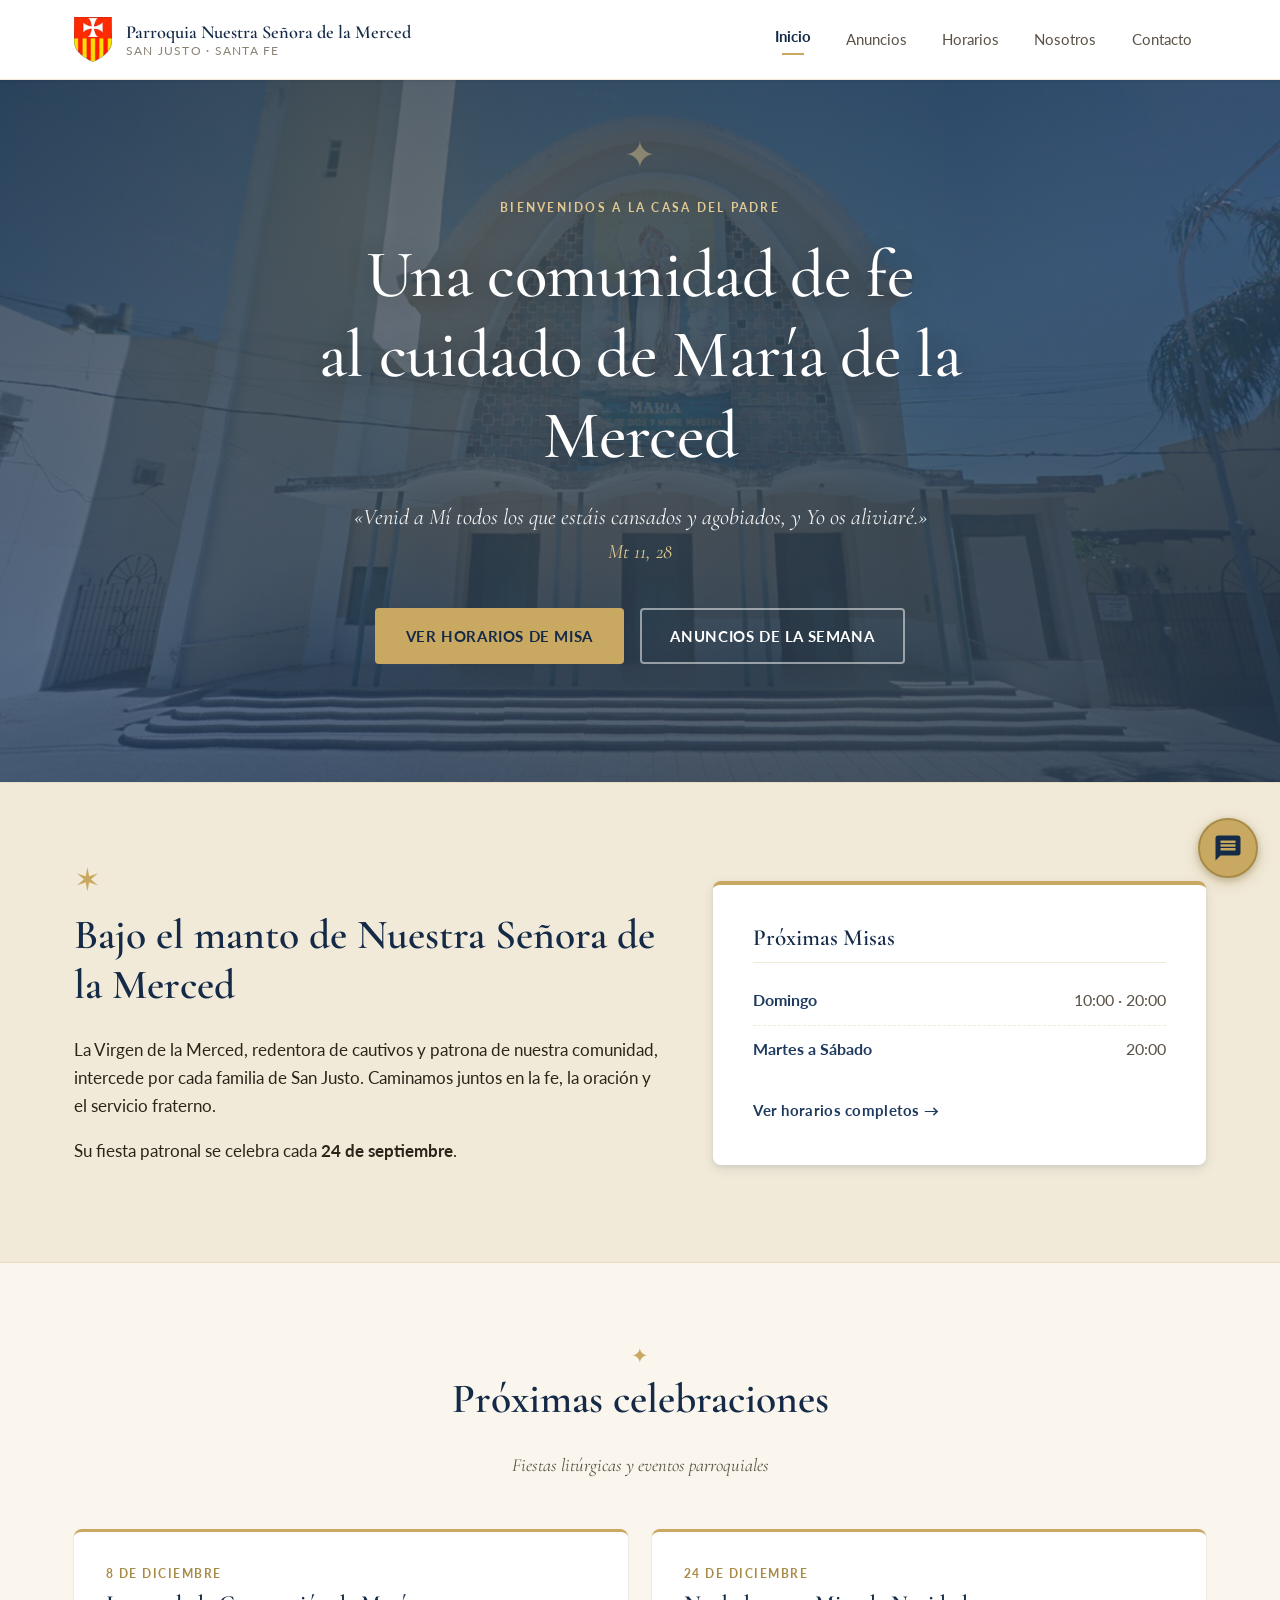
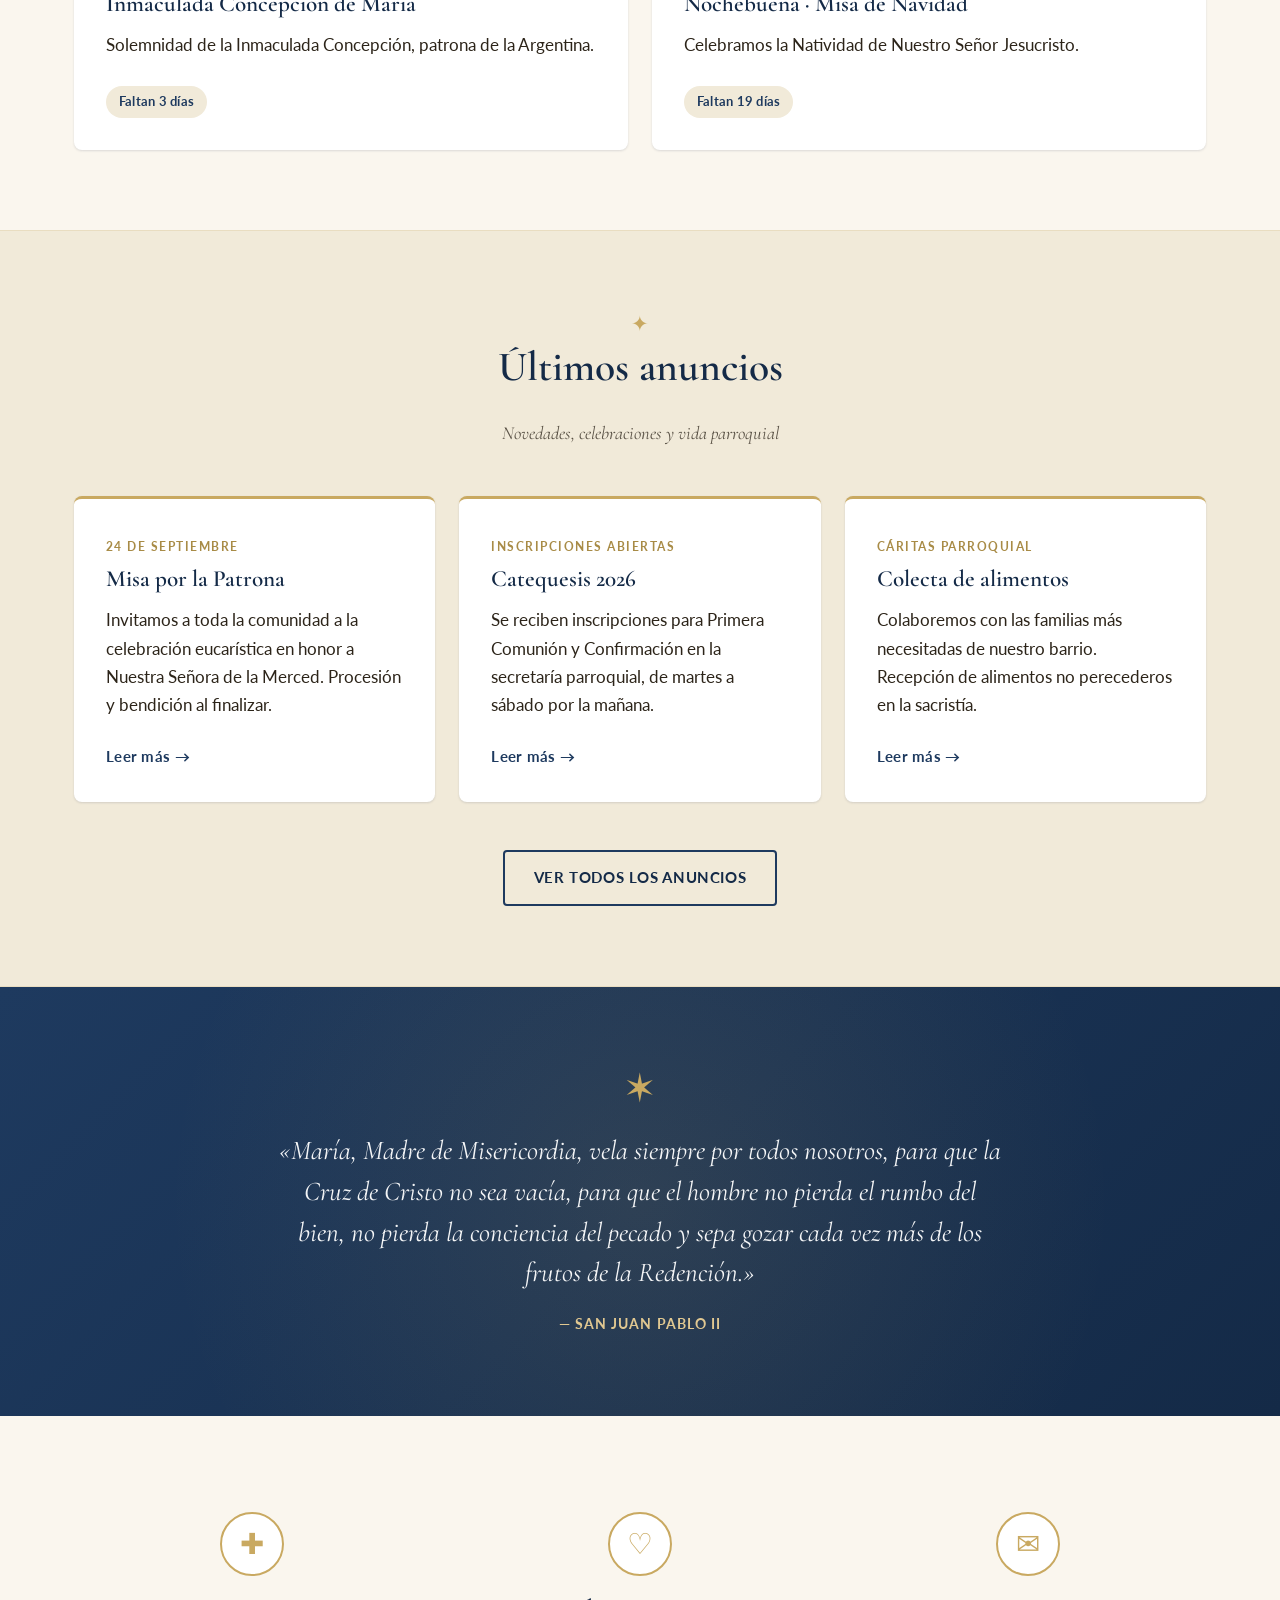
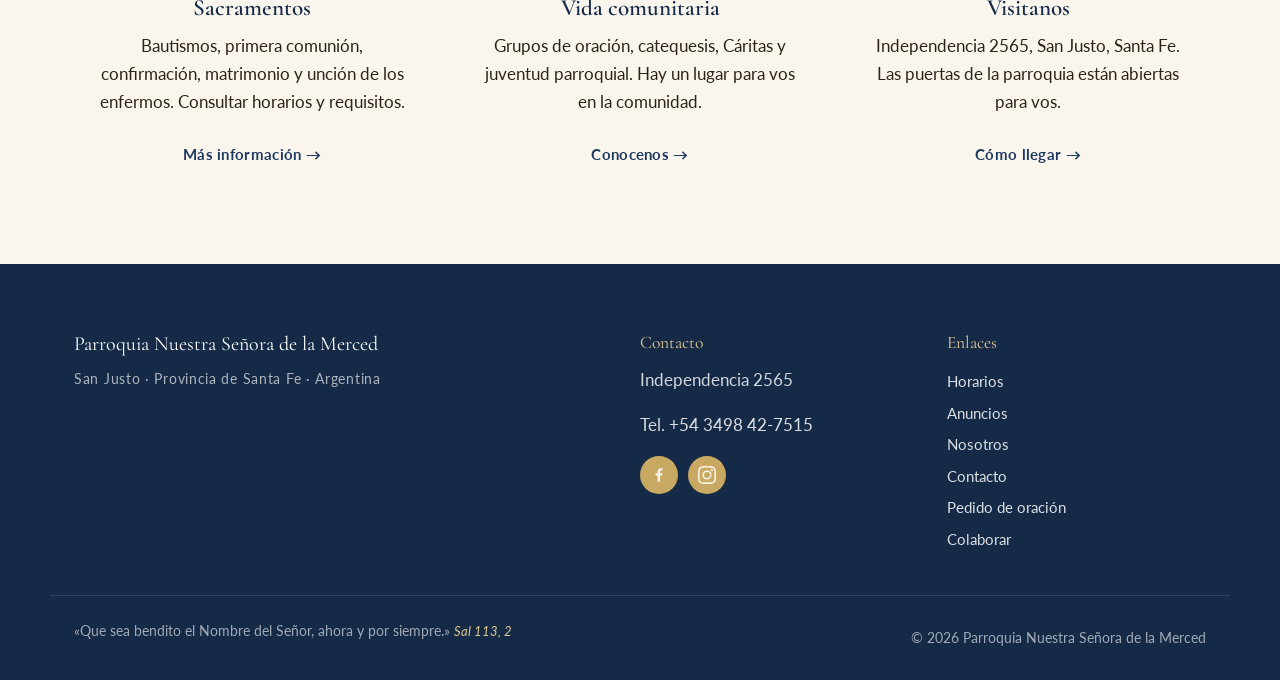
<file: index.html>
<!DOCTYPE html>
<html lang="es-AR">
<head>
  <meta charset="UTF-8">
  <meta name="viewport" content="width=device-width, initial-scale=1.0">
  <title>Parroquia Nuestra Señora de la Merced — San Justo, Santa Fe</title>
  <meta name="description" content="Comunidad parroquial Nuestra Señora de la Merced en San Justo, provincia de Santa Fe. Horarios de misa, anuncios, sacramentos y vida parroquial.">
  <link rel="icon" type="image/x-icon" href="img/favicon.ico">

  <!-- PWA -->
  <link rel="manifest" href="manifest.json">
  <meta name="theme-color" content="#1e3a5f">
  <link rel="apple-touch-icon" href="img/app-icon.jpg">

  <!-- Open Graph / Redes sociales -->
  <meta property="og:type" content="website">
  <meta property="og:site_name" content="Parroquia Nuestra Señora de la Merced">
  <meta property="og:locale" content="es_AR">
  <meta property="og:title" content="Parroquia Nuestra Señora de la Merced — San Justo, Santa Fe">
  <meta property="og:description" content="Una comunidad de fe al cuidado de María de la Merced. Horarios de misa, anuncios y vida parroquial en San Justo, Santa Fe.">
  <meta property="og:url" content="https://gustiolmos.github.io/lamercedsj-web/">
  <meta property="og:image" content="https://gustiolmos.github.io/lamercedsj-web/img/fachada.jpg">
  <meta name="twitter:card" content="summary_large_image">
  <link rel="canonical" href="https://gustiolmos.github.io/lamercedsj-web/">

  <!-- Datos estructurados (Schema.org) — ayudan a Google a mostrar info enriquecida -->
  <script type="application/ld+json">
  {
    "@context": "https://schema.org",
    "@type": "CatholicChurch",
    "name": "Parroquia Nuestra Señora de la Merced",
    "alternateName": "La Merced San Justo",
    "url": "https://gustiolmos.github.io/lamercedsj-web/",
    "image": "https://gustiolmos.github.io/lamercedsj-web/img/fachada.jpg",
    "logo": "https://gustiolmos.github.io/lamercedsj-web/img/escudo.png",
    "telephone": "+54-3498-42-7515",
    "address": {
      "@type": "PostalAddress",
      "streetAddress": "Independencia 2565",
      "addressLocality": "San Justo",
      "addressRegion": "Santa Fe",
      "postalCode": "S3040",
      "addressCountry": "AR"
    },
    "geo": {
      "@type": "GeoCoordinates",
      "latitude": -30.789938,
      "longitude": -60.593754
    },
    "openingHoursSpecification": [
      { "@type": "OpeningHoursSpecification", "dayOfWeek": "Sunday", "opens": "10:00", "closes": "11:00" },
      { "@type": "OpeningHoursSpecification", "dayOfWeek": "Sunday", "opens": "20:00", "closes": "21:00" },
      { "@type": "OpeningHoursSpecification", "dayOfWeek": ["Tuesday","Wednesday","Thursday","Friday","Saturday"], "opens": "20:00", "closes": "21:00" }
    ],
    "sameAs": [
      "https://www.facebook.com/lamercedsj/",
      "https://www.instagram.com/lamercedsj/"
    ]
  }
  </script>

  <link rel="preconnect" href="https://fonts.googleapis.com">
  <link rel="preconnect" href="https://fonts.gstatic.com" crossorigin>
  <link href="https://fonts.googleapis.com/css2?family=Cormorant+Garamond:wght@400;500;600;700&family=Lato:wght@300;400;700&display=swap" rel="stylesheet">
  <link rel="stylesheet" href="css/styles.css">
</head>
<body>
  <header class="site-header">
    <div class="header-inner container">
      <a href="index.html" class="brand">
        <span class="brand-mark"><img src="img/escudo.png" alt="Escudo parroquial"></span>
        <span class="brand-text">
          <span class="brand-title">Parroquia Nuestra Señora de la Merced</span>
          <span class="brand-sub">San Justo &middot; Santa Fe</span>
        </span>
      </a>
      <button class="nav-toggle" aria-label="Abrir menú" aria-expanded="false">
        <span></span><span></span><span></span>
      </button>
      <nav class="site-nav" aria-label="Principal">
        <a href="index.html" class="active">Inicio</a>
        <a href="anuncios.html">Anuncios</a>
        <a href="horarios.html">Horarios</a>
        <a href="nosotros.html">Nosotros</a>
        <a href="contacto.html">Contacto</a>
      </nav>
    </div>
  </header>

  <main>
    <section class="hero">
      <div class="hero-overlay"></div>
      <div class="hero-content container">
        <p class="eyebrow">Bienvenidos a la casa del Padre</p>
        <h1>Una comunidad de fe<br>al cuidado de María de la Merced</h1>
        <p class="hero-tagline">«Venid a Mí todos los que estáis cansados y agobiados, y Yo os aliviaré.» <span class="cite">Mt 11, 28</span></p>
        <div class="hero-actions">
          <a href="horarios.html" class="btn btn-primary">Ver horarios de misa</a>
          <a href="anuncios.html" class="btn btn-ghost">Anuncios de la semana</a>
        </div>
      </div>
    </section>

    <section class="feature-banner" aria-label="Bienvenida">
      <img src="img/interior.jpg" alt="Interior del templo de Nuestra Señora de la Merced — San Justo, Arquidiócesis de Santa Fe">
    </section>

    <section class="section section-alt">
      <div class="container two-col">
        <div class="ornament-block">
          <div class="ornament" aria-hidden="true">✶</div>
          <h2>Bajo el manto de Nuestra Señora de la Merced</h2>
          <p>La Virgen de la Merced, redentora de cautivos y patrona de nuestra comunidad, intercede por cada familia de San Justo. Caminamos juntos en la fe, la oración y el servicio fraterno.</p>
          <p>Su fiesta patronal se celebra cada <strong>24 de septiembre</strong>.</p>
        </div>
        <div class="schedule-card">
          <h3>Próximas Misas</h3>
          <ul class="mini-schedule">
            <li><span class="day">Domingo</span><span class="time">10:00 &middot; 20:00</span></li>
            <li><span class="day">Martes a Sábado</span><span class="time">20:00</span></li>
          </ul>
          <a href="horarios.html" class="link-arrow">Ver horarios completos →</a>
        </div>
      </div>
    </section>

    <section class="section">
      <div class="container">
        <header class="section-header">
          <span class="ornament-mini" aria-hidden="true">✦</span>
          <h2>Próximas celebraciones</h2>
          <p class="section-sub">Fiestas litúrgicas y eventos parroquiales</p>
        </header>
        <div class="cards-grid" id="events-grid"></div>
      </div>
    </section>

    <section class="section section-alt">
      <div class="container">
        <header class="section-header">
          <span class="ornament-mini" aria-hidden="true">✦</span>
          <h2>Últimos anuncios</h2>
          <p class="section-sub">Novedades, celebraciones y vida parroquial</p>
        </header>
        <div class="cards-grid">
          <article class="card">
            <span class="card-date">24 de septiembre</span>
            <h3>Misa por la Patrona</h3>
            <p>Invitamos a toda la comunidad a la celebración eucarística en honor a Nuestra Señora de la Merced. Procesión y bendición al finalizar.</p>
            <a href="anuncios.html" class="link-arrow">Leer más →</a>
          </article>
          <article class="card">
            <span class="card-date">Inscripciones abiertas</span>
            <h3>Catequesis 2026</h3>
            <p>Se reciben inscripciones para Primera Comunión y Confirmación en la secretaría parroquial, de martes a sábado por la mañana.</p>
            <a href="anuncios.html" class="link-arrow">Leer más →</a>
          </article>
          <article class="card">
            <span class="card-date">Cáritas parroquial</span>
            <h3>Colecta de alimentos</h3>
            <p>Colaboremos con las familias más necesitadas de nuestro barrio. Recepción de alimentos no perecederos en la sacristía.</p>
            <a href="anuncios.html" class="link-arrow">Leer más →</a>
          </article>
        </div>
        <div class="centered-action">
          <a href="anuncios.html" class="btn btn-outline">Ver todos los anuncios</a>
        </div>
      </div>
    </section>

    <section class="section section-dark">
      <div class="container quote-block">
        <div class="ornament-large" aria-hidden="true">✶</div>
        <blockquote>
          «María, Madre de Misericordia, vela siempre por todos nosotros, para que la Cruz de Cristo no sea vacía, para que el hombre no pierda el rumbo del bien, no pierda la conciencia del pecado y sepa gozar cada vez más de los frutos de la Redención.»
        </blockquote>
        <p class="quote-author">— San Juan Pablo II</p>
      </div>
    </section>

    <section class="section">
      <div class="container three-col">
        <div class="info-block">
          <div class="info-icon" aria-hidden="true">✚</div>
          <h3>Sacramentos</h3>
          <p>Bautismos, primera comunión, confirmación, matrimonio y unción de los enfermos. Consultar horarios y requisitos.</p>
          <a href="horarios.html" class="link-arrow">Más información →</a>
        </div>
        <div class="info-block">
          <div class="info-icon" aria-hidden="true">♡</div>
          <h3>Vida comunitaria</h3>
          <p>Grupos de oración, catequesis, Cáritas y juventud parroquial. Hay un lugar para vos en la comunidad.</p>
          <a href="nosotros.html" class="link-arrow">Conocenos →</a>
        </div>
        <div class="info-block">
          <div class="info-icon" aria-hidden="true">✉</div>
          <h3>Visitanos</h3>
          <p>Independencia 2565, San Justo, Santa Fe. Las puertas de la parroquia están abiertas para vos.</p>
          <a href="contacto.html" class="link-arrow">Cómo llegar →</a>
        </div>
      </div>
    </section>
  </main>

  <footer class="site-footer">
    <div class="container footer-grid">
      <div>
        <p class="footer-brand">Parroquia Nuestra Señora de la Merced</p>
        <p class="footer-sub">San Justo &middot; Provincia de Santa Fe &middot; Argentina</p>
      </div>
      <div>
        <p class="footer-heading">Contacto</p>
        <p>Independencia 2565</p>
        <p>Tel. <a href="tel:+543498427515">+54 3498 42-7515</a></p>
        <div class="footer-social">
          <a href="https://www.facebook.com/lamercedsj/" target="_blank" rel="noopener" class="social-link" aria-label="Facebook">
            <svg viewBox="0 0 24 24" aria-hidden="true"><path d="M13.397 20.997v-8.196h2.765l.412-3.209h-3.177V7.548c0-.926.258-1.56 1.587-1.56h1.684V3.127c-.292-.039-1.292-.125-2.46-.125-2.434 0-4.097 1.486-4.097 4.213v2.355h-2.752v3.209h2.752v8.218h3.286z"/></svg>
          </a>
          <a href="https://www.instagram.com/lamercedsj/" target="_blank" rel="noopener" class="social-link" aria-label="Instagram">
            <svg viewBox="0 0 24 24" aria-hidden="true"><path d="M12 2.163c3.204 0 3.584.012 4.85.07 3.252.148 4.771 1.691 4.919 4.919.058 1.265.069 1.645.069 4.849 0 3.205-.012 3.584-.069 4.849-.149 3.225-1.664 4.771-4.919 4.919-1.266.058-1.644.07-4.85.07-3.204 0-3.584-.012-4.849-.07-3.26-.149-4.771-1.699-4.919-4.92-.058-1.265-.07-1.644-.07-4.849 0-3.204.013-3.583.07-4.849.149-3.227 1.664-4.771 4.919-4.919 1.266-.057 1.645-.069 4.849-.069zM12 0C8.741 0 8.333.014 7.053.072 2.695.272.273 2.69.073 7.052.014 8.333 0 8.741 0 12c0 3.259.014 3.668.072 4.948.2 4.358 2.618 6.78 6.98 6.98C8.333 23.986 8.741 24 12 24c3.259 0 3.668-.014 4.948-.072 4.354-.2 6.782-2.618 6.979-6.98.059-1.28.073-1.689.073-4.948 0-3.259-.014-3.667-.072-4.947-.196-4.354-2.617-6.78-6.979-6.98C15.668.014 15.259 0 12 0zm0 5.838a6.162 6.162 0 100 12.324 6.162 6.162 0 000-12.324zM12 16a4 4 0 110-8 4 4 0 010 8zm6.406-11.845a1.44 1.44 0 100 2.881 1.44 1.44 0 000-2.881z"/></svg>
          </a>
        </div>
      </div>
      <div>
        <p class="footer-heading">Enlaces</p>
        <ul class="footer-links">
          <li><a href="horarios.html">Horarios</a></li>
          <li><a href="anuncios.html">Anuncios</a></li>
          <li><a href="nosotros.html">Nosotros</a></li>
          <li><a href="contacto.html">Contacto</a></li>
          <li><a href="oracion.html">Pedido de oración</a></li>
          <li><a href="colaborar.html">Colaborar</a></li>
        </ul>
      </div>
    </div>
    <div class="container footer-bottom">
      <p>«Que sea bendito el Nombre del Señor, ahora y por siempre.» <span class="cite">Sal 113, 2</span></p>
      <p class="copyright">© <span id="year"></span> Parroquia Nuestra Señora de la Merced</p>
    </div>
  </footer>

  <!-- Botón flotante de WhatsApp.
       OJO: el número 5493498427515 corresponde al teléfono parroquial (54 + 9 móvil + 3498 área + 427515).
       Si la parroquia usa OTRO número de WhatsApp, cambialo en las 5 páginas. -->
  <a href="https://wa.me/5493498427515?text=Hola,%20me%20comunico%20desde%20el%20sitio%20web%20de%20la%20parroquia." class="wa-float" target="_blank" rel="noopener" aria-label="Escribir por WhatsApp">
    <svg viewBox="0 0 24 24" aria-hidden="true"><path d="M17.498 14.382c-.301-.15-1.767-.867-2.04-.966-.273-.101-.473-.15-.673.15-.197.295-.771.964-.944 1.162-.175.195-.349.21-.646.075-.3-.15-1.263-.465-2.403-1.485-.888-.795-1.484-1.77-1.66-2.07-.174-.3-.019-.465.13-.615.136-.135.301-.345.451-.523.146-.181.194-.301.297-.496.1-.21.049-.375-.025-.524-.075-.15-.672-1.62-.922-2.206-.24-.584-.487-.51-.672-.51-.172-.015-.371-.015-.571-.015-.2 0-.523.074-.797.359-.273.3-1.045 1.02-1.045 2.475s1.07 2.865 1.219 3.075c.149.195 2.105 3.195 5.1 4.485.714.3 1.27.48 1.704.629.714.227 1.365.195 1.88.121.574-.091 1.767-.721 2.016-1.426.255-.705.255-1.29.18-1.425-.074-.135-.27-.21-.57-.345m-5.446 7.443h-.016c-1.77 0-3.524-.48-5.055-1.38l-.36-.214-3.75.975 1.005-3.645-.239-.375a9.869 9.869 0 01-1.51-5.26c0-5.445 4.455-9.885 9.942-9.885 2.654 0 5.145 1.035 7.021 2.91 1.875 1.875 2.909 4.365 2.909 7.02-.004 5.444-4.46 9.885-9.945 9.885M20.52 3.449C18.24 1.245 15.24 0 12.045 0 5.463 0 .104 5.334.101 11.893c0 2.096.549 4.14 1.595 5.945L0 24l6.335-1.652a12.062 12.062 0 005.71 1.447h.006c6.585 0 11.946-5.336 11.949-11.896 0-3.176-1.24-6.165-3.495-8.411"/></svg>
  </a>

  <!-- Navegación inferior (solo mobile, estilo app) -->
  <nav class="bottom-nav" aria-label="Navegación principal">
    <a href="index.html" class="bn-item active">
      <svg viewBox="0 0 24 24" aria-hidden="true"><path d="M12 3L2 12h3v9h6v-7h2v7h6v-9h3z"/></svg>
      <span>Inicio</span>
    </a>
    <a href="anuncios.html" class="bn-item">
      <svg viewBox="0 0 24 24" aria-hidden="true"><path d="M12 22a2 2 0 002-2h-4a2 2 0 002 2zm6-6V11c0-3.07-1.63-5.64-4.5-6.32V4a1.5 1.5 0 00-3 0v.68C7.64 5.36 6 7.92 6 11v5l-2 2v1h16v-1l-2-2z"/></svg>
      <span>Anuncios</span>
    </a>
    <a href="horarios.html" class="bn-item">
      <svg viewBox="0 0 24 24" aria-hidden="true"><path d="M12 2C6.5 2 2 6.5 2 12s4.5 10 10 10 10-4.5 10-10S17.5 2 12 2zm0 18c-4.41 0-8-3.59-8-8s3.59-8 8-8 8 3.59 8 8-3.59 8-8 8zm.5-13H11v6l5.25 3.15.75-1.23-4.5-2.67V7z"/></svg>
      <span>Horarios</span>
    </a>
    <a href="nosotros.html" class="bn-item">
      <svg viewBox="0 0 24 24" aria-hidden="true"><path d="M12 2C6.48 2 2 6.48 2 12s4.48 10 10 10 10-4.48 10-10S17.52 2 12 2zm1 15h-2v-6h2v6zm0-8h-2V7h2v2z"/></svg>
      <span>Nosotros</span>
    </a>
    <a href="contacto.html" class="bn-item">
      <svg viewBox="0 0 24 24" aria-hidden="true"><path d="M12 2C8.13 2 5 5.13 5 9c0 5.25 7 13 7 13s7-7.75 7-13c0-3.87-3.13-7-7-7zm0 9.5a2.5 2.5 0 010-5 2.5 2.5 0 010 5z"/></svg>
      <span>Contacto</span>
    </a>
  </nav>

  <!-- Asistente parroquial (chatbot FAQ). Se edita el FAQ en js/chatbot.js -->
  <button class="chat-toggle" type="button" aria-label="Abrir asistente" aria-expanded="false">
    <svg viewBox="0 0 24 24" aria-hidden="true"><path d="M20 2H4c-1.1 0-1.99.9-1.99 2L2 22l4-4h14c1.1 0 2-.9 2-2V4c0-1.1-.9-2-2-2zm-2 12H6v-2h12v2zm0-3H6V9h12v2zm0-3H6V6h12v2z"/></svg>
  </button>
  <aside class="chat-panel" role="dialog" aria-label="Asistente parroquial" aria-hidden="true">
    <header class="chat-head">
      <div class="chat-head-info">
        <span class="chat-avatar" aria-hidden="true"><svg viewBox="0 0 24 24"><path d="M11 7h2v4h4v2h-4v8h-2v-8H7v-2h4z"/></svg></span>
        <div>
          <p class="chat-title">Asistente parroquial</p>
          <p class="chat-status">Te ayudo con consultas frecuentes</p>
        </div>
      </div>
      <button type="button" class="chat-close" aria-label="Cerrar chat">&times;</button>
    </header>
    <div class="chat-body" role="log" aria-live="polite"></div>
    <div class="chat-quick"></div>
    <form class="chat-input" autocomplete="off">
      <input type="text" placeholder="Escribí tu consulta…" aria-label="Mensaje">
      <button type="submit" aria-label="Enviar"><svg viewBox="0 0 24 24" aria-hidden="true"><path d="M2.01 21L23 12 2.01 3 2 10l15 2-15 2z"/></svg></button>
    </form>
  </aside>

  <script src="js/main.js"></script>
  <script src="js/events.js"></script>
  <script src="js/chatbot.js"></script>
  <script src="js/analytics.js"></script>
  <script>
    if ('serviceWorker' in navigator) {
      window.addEventListener('load', function() {
        navigator.serviceWorker.register('sw.js').catch(function() {});
      });
    }
  </script>
</body>
</html>
</file>
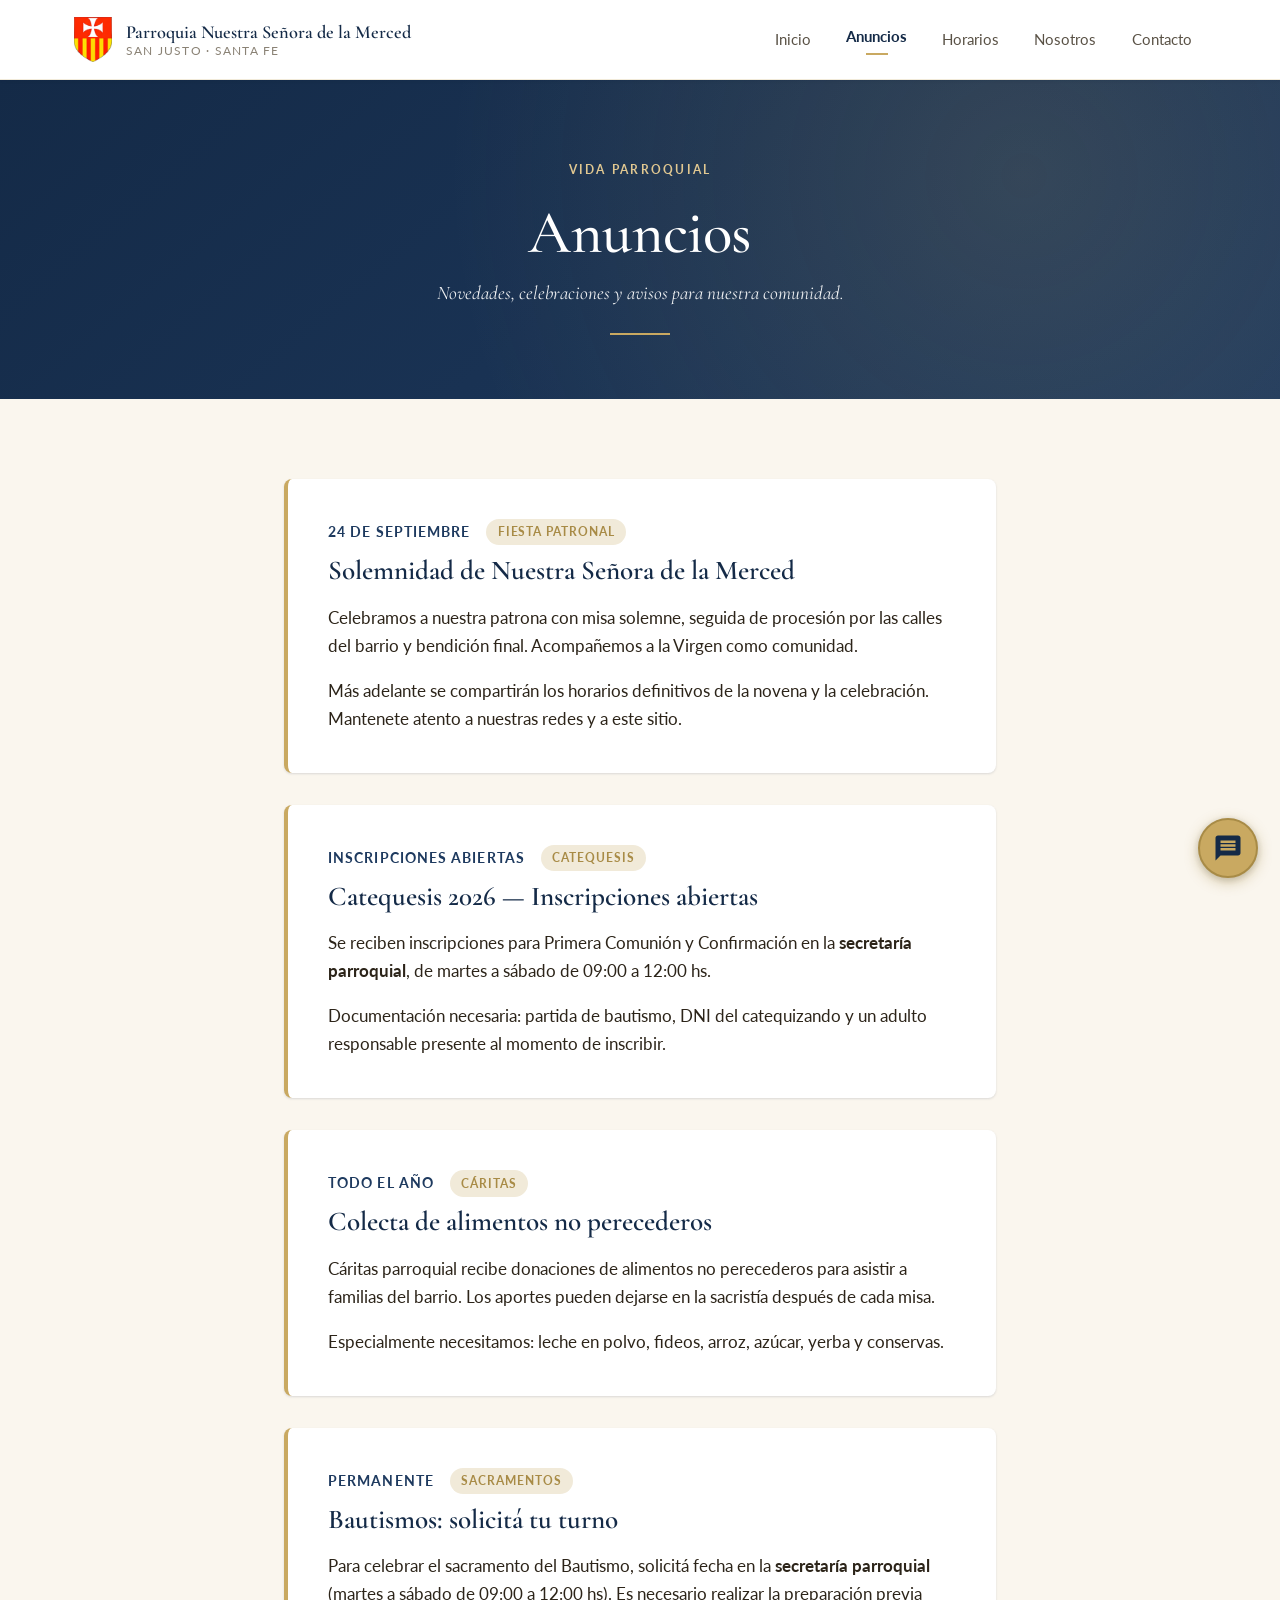
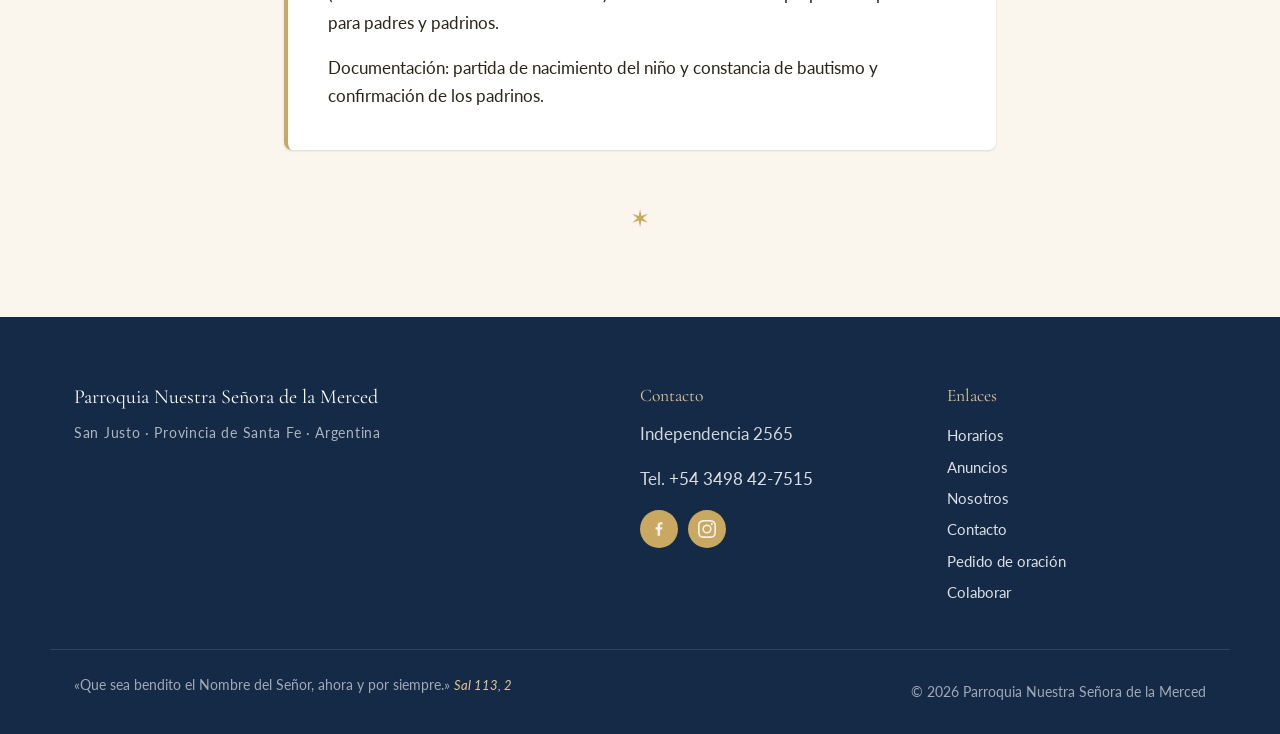
<file: anuncios.html>
<!DOCTYPE html>
<html lang="es-AR">
<head>
  <meta charset="UTF-8">
  <meta name="viewport" content="width=device-width, initial-scale=1.0">
  <title>Anuncios — Parroquia Nuestra Señora de la Merced</title>
  <meta name="description" content="Anuncios y novedades de la Parroquia Nuestra Señora de la Merced de San Justo, Santa Fe.">
  <link rel="icon" type="image/x-icon" href="img/favicon.ico">

  <!-- PWA -->
  <link rel="manifest" href="manifest.json">
  <meta name="theme-color" content="#1e3a5f">
  <link rel="apple-touch-icon" href="img/app-icon.jpg">

  <!-- Open Graph / Redes sociales -->
  <meta property="og:type" content="website">
  <meta property="og:site_name" content="Parroquia Nuestra Señora de la Merced">
  <meta property="og:locale" content="es_AR">
  <meta property="og:title" content="Anuncios — Parroquia Nuestra Señora de la Merced">
  <meta property="og:description" content="Novedades, celebraciones y avisos para nuestra comunidad parroquial en San Justo, Santa Fe.">
  <meta property="og:url" content="https://gustiolmos.github.io/lamercedsj-web/anuncios.html">
  <meta property="og:image" content="https://gustiolmos.github.io/lamercedsj-web/img/fachada.jpg">
  <meta name="twitter:card" content="summary_large_image">
  <link rel="canonical" href="https://gustiolmos.github.io/lamercedsj-web/anuncios.html">

  <link rel="preconnect" href="https://fonts.googleapis.com">
  <link rel="preconnect" href="https://fonts.gstatic.com" crossorigin>
  <link href="https://fonts.googleapis.com/css2?family=Cormorant+Garamond:wght@400;500;600;700&family=Lato:wght@300;400;700&display=swap" rel="stylesheet">
  <link rel="stylesheet" href="css/styles.css">
</head>
<body>
  <header class="site-header">
    <div class="header-inner container">
      <a href="index.html" class="brand">
        <span class="brand-mark"><img src="img/escudo.png" alt="Escudo parroquial"></span>
        <span class="brand-text">
          <span class="brand-title">Parroquia Nuestra Señora de la Merced</span>
          <span class="brand-sub">San Justo &middot; Santa Fe</span>
        </span>
      </a>
      <button class="nav-toggle" aria-label="Abrir menú" aria-expanded="false">
        <span></span><span></span><span></span>
      </button>
      <nav class="site-nav" aria-label="Principal">
        <a href="index.html">Inicio</a>
        <a href="anuncios.html" class="active">Anuncios</a>
        <a href="horarios.html">Horarios</a>
        <a href="nosotros.html">Nosotros</a>
        <a href="contacto.html">Contacto</a>
      </nav>
    </div>
  </header>

  <main>
    <section class="page-hero">
      <div class="container">
        <p class="eyebrow">Vida parroquial</p>
        <h1>Anuncios</h1>
        <p class="page-sub">Novedades, celebraciones y avisos para nuestra comunidad.</p>
      </div>
    </section>

    <section class="section">
      <div class="container narrow">
        <!-- ANUNCIO: para agregar uno nuevo, copiá este bloque <article> entero y pegalo arriba del más reciente. Cambiá fecha, título y texto. -->
        <article class="announcement">
          <header class="announcement-head">
            <time class="announcement-date" datetime="2026-09-24">24 de septiembre</time>
            <span class="announcement-tag">Fiesta Patronal</span>
          </header>
          <h2>Solemnidad de Nuestra Señora de la Merced</h2>
          <p>Celebramos a nuestra patrona con misa solemne, seguida de procesión por las calles del barrio y bendición final. Acompañemos a la Virgen como comunidad.</p>
          <p>Más adelante se compartirán los horarios definitivos de la novena y la celebración. Mantenete atento a nuestras redes y a este sitio.</p>
        </article>

        <article class="announcement">
          <header class="announcement-head">
            <time class="announcement-date">Inscripciones abiertas</time>
            <span class="announcement-tag">Catequesis</span>
          </header>
          <h2>Catequesis 2026 — Inscripciones abiertas</h2>
          <p>Se reciben inscripciones para Primera Comunión y Confirmación en la <strong>secretaría parroquial</strong>, de martes a sábado de 09:00 a 12:00 hs.</p>
          <p>Documentación necesaria: partida de bautismo, DNI del catequizando y un adulto responsable presente al momento de inscribir.</p>
        </article>

        <article class="announcement">
          <header class="announcement-head">
            <time class="announcement-date">Todo el año</time>
            <span class="announcement-tag">Cáritas</span>
          </header>
          <h2>Colecta de alimentos no perecederos</h2>
          <p>Cáritas parroquial recibe donaciones de alimentos no perecederos para asistir a familias del barrio. Los aportes pueden dejarse en la sacristía después de cada misa.</p>
          <p>Especialmente necesitamos: leche en polvo, fideos, arroz, azúcar, yerba y conservas.</p>
        </article>

        <article class="announcement">
          <header class="announcement-head">
            <time class="announcement-date">Permanente</time>
            <span class="announcement-tag">Sacramentos</span>
          </header>
          <h2>Bautismos: solicitá tu turno</h2>
          <p>Para celebrar el sacramento del Bautismo, solicitá fecha en la <strong>secretaría parroquial</strong> (martes a sábado de 09:00 a 12:00 hs). Es necesario realizar la preparación previa para padres y padrinos.</p>
          <p>Documentación: partida de nacimiento del niño y constancia de bautismo y confirmación de los padrinos.</p>
        </article>

        <div class="end-mark" aria-hidden="true">✶</div>
      </div>
    </section>
  </main>

  <footer class="site-footer">
    <div class="container footer-grid">
      <div>
        <p class="footer-brand">Parroquia Nuestra Señora de la Merced</p>
        <p class="footer-sub">San Justo &middot; Provincia de Santa Fe &middot; Argentina</p>
      </div>
      <div>
        <p class="footer-heading">Contacto</p>
        <p>Independencia 2565</p>
        <p>Tel. <a href="tel:+543498427515">+54 3498 42-7515</a></p>
        <div class="footer-social">
          <a href="https://www.facebook.com/lamercedsj/" target="_blank" rel="noopener" class="social-link" aria-label="Facebook">
            <svg viewBox="0 0 24 24" aria-hidden="true"><path d="M13.397 20.997v-8.196h2.765l.412-3.209h-3.177V7.548c0-.926.258-1.56 1.587-1.56h1.684V3.127c-.292-.039-1.292-.125-2.46-.125-2.434 0-4.097 1.486-4.097 4.213v2.355h-2.752v3.209h2.752v8.218h3.286z"/></svg>
          </a>
          <a href="https://www.instagram.com/lamercedsj/" target="_blank" rel="noopener" class="social-link" aria-label="Instagram">
            <svg viewBox="0 0 24 24" aria-hidden="true"><path d="M12 2.163c3.204 0 3.584.012 4.85.07 3.252.148 4.771 1.691 4.919 4.919.058 1.265.069 1.645.069 4.849 0 3.205-.012 3.584-.069 4.849-.149 3.225-1.664 4.771-4.919 4.919-1.266.058-1.644.07-4.85.07-3.204 0-3.584-.012-4.849-.07-3.26-.149-4.771-1.699-4.919-4.92-.058-1.265-.07-1.644-.07-4.849 0-3.204.013-3.583.07-4.849.149-3.227 1.664-4.771 4.919-4.919 1.266-.057 1.645-.069 4.849-.069zM12 0C8.741 0 8.333.014 7.053.072 2.695.272.273 2.69.073 7.052.014 8.333 0 8.741 0 12c0 3.259.014 3.668.072 4.948.2 4.358 2.618 6.78 6.98 6.98C8.333 23.986 8.741 24 12 24c3.259 0 3.668-.014 4.948-.072 4.354-.2 6.782-2.618 6.979-6.98.059-1.28.073-1.689.073-4.948 0-3.259-.014-3.667-.072-4.947-.196-4.354-2.617-6.78-6.979-6.98C15.668.014 15.259 0 12 0zm0 5.838a6.162 6.162 0 100 12.324 6.162 6.162 0 000-12.324zM12 16a4 4 0 110-8 4 4 0 010 8zm6.406-11.845a1.44 1.44 0 100 2.881 1.44 1.44 0 000-2.881z"/></svg>
          </a>
        </div>
      </div>
      <div>
        <p class="footer-heading">Enlaces</p>
        <ul class="footer-links">
          <li><a href="horarios.html">Horarios</a></li>
          <li><a href="anuncios.html">Anuncios</a></li>
          <li><a href="nosotros.html">Nosotros</a></li>
          <li><a href="contacto.html">Contacto</a></li>
          <li><a href="oracion.html">Pedido de oración</a></li>
          <li><a href="colaborar.html">Colaborar</a></li>
        </ul>
      </div>
    </div>
    <div class="container footer-bottom">
      <p>«Que sea bendito el Nombre del Señor, ahora y por siempre.» <span class="cite">Sal 113, 2</span></p>
      <p class="copyright">© <span id="year"></span> Parroquia Nuestra Señora de la Merced</p>
    </div>
  </footer>

  <a href="https://wa.me/5493498427515?text=Hola,%20me%20comunico%20desde%20el%20sitio%20web%20de%20la%20parroquia." class="wa-float" target="_blank" rel="noopener" aria-label="Escribir por WhatsApp">
    <svg viewBox="0 0 24 24" aria-hidden="true"><path d="M17.498 14.382c-.301-.15-1.767-.867-2.04-.966-.273-.101-.473-.15-.673.15-.197.295-.771.964-.944 1.162-.175.195-.349.21-.646.075-.3-.15-1.263-.465-2.403-1.485-.888-.795-1.484-1.77-1.66-2.07-.174-.3-.019-.465.13-.615.136-.135.301-.345.451-.523.146-.181.194-.301.297-.496.1-.21.049-.375-.025-.524-.075-.15-.672-1.62-.922-2.206-.24-.584-.487-.51-.672-.51-.172-.015-.371-.015-.571-.015-.2 0-.523.074-.797.359-.273.3-1.045 1.02-1.045 2.475s1.07 2.865 1.219 3.075c.149.195 2.105 3.195 5.1 4.485.714.3 1.27.48 1.704.629.714.227 1.365.195 1.88.121.574-.091 1.767-.721 2.016-1.426.255-.705.255-1.29.18-1.425-.074-.135-.27-.21-.57-.345m-5.446 7.443h-.016c-1.77 0-3.524-.48-5.055-1.38l-.36-.214-3.75.975 1.005-3.645-.239-.375a9.869 9.869 0 01-1.51-5.26c0-5.445 4.455-9.885 9.942-9.885 2.654 0 5.145 1.035 7.021 2.91 1.875 1.875 2.909 4.365 2.909 7.02-.004 5.444-4.46 9.885-9.945 9.885M20.52 3.449C18.24 1.245 15.24 0 12.045 0 5.463 0 .104 5.334.101 11.893c0 2.096.549 4.14 1.595 5.945L0 24l6.335-1.652a12.062 12.062 0 005.71 1.447h.006c6.585 0 11.946-5.336 11.949-11.896 0-3.176-1.24-6.165-3.495-8.411"/></svg>
  </a>

  <nav class="bottom-nav" aria-label="Navegación principal">
    <a href="index.html" class="bn-item">
      <svg viewBox="0 0 24 24" aria-hidden="true"><path d="M12 3L2 12h3v9h6v-7h2v7h6v-9h3z"/></svg>
      <span>Inicio</span>
    </a>
    <a href="anuncios.html" class="bn-item active">
      <svg viewBox="0 0 24 24" aria-hidden="true"><path d="M12 22a2 2 0 002-2h-4a2 2 0 002 2zm6-6V11c0-3.07-1.63-5.64-4.5-6.32V4a1.5 1.5 0 00-3 0v.68C7.64 5.36 6 7.92 6 11v5l-2 2v1h16v-1l-2-2z"/></svg>
      <span>Anuncios</span>
    </a>
    <a href="horarios.html" class="bn-item">
      <svg viewBox="0 0 24 24" aria-hidden="true"><path d="M12 2C6.5 2 2 6.5 2 12s4.5 10 10 10 10-4.5 10-10S17.5 2 12 2zm0 18c-4.41 0-8-3.59-8-8s3.59-8 8-8 8 3.59 8 8-3.59 8-8 8zm.5-13H11v6l5.25 3.15.75-1.23-4.5-2.67V7z"/></svg>
      <span>Horarios</span>
    </a>
    <a href="nosotros.html" class="bn-item">
      <svg viewBox="0 0 24 24" aria-hidden="true"><path d="M12 2C6.48 2 2 6.48 2 12s4.48 10 10 10 10-4.48 10-10S17.52 2 12 2zm1 15h-2v-6h2v6zm0-8h-2V7h2v2z"/></svg>
      <span>Nosotros</span>
    </a>
    <a href="contacto.html" class="bn-item">
      <svg viewBox="0 0 24 24" aria-hidden="true"><path d="M12 2C8.13 2 5 5.13 5 9c0 5.25 7 13 7 13s7-7.75 7-13c0-3.87-3.13-7-7-7zm0 9.5a2.5 2.5 0 010-5 2.5 2.5 0 010 5z"/></svg>
      <span>Contacto</span>
    </a>
  </nav>

  <button class="chat-toggle" type="button" aria-label="Abrir asistente" aria-expanded="false">
    <svg viewBox="0 0 24 24" aria-hidden="true"><path d="M20 2H4c-1.1 0-1.99.9-1.99 2L2 22l4-4h14c1.1 0 2-.9 2-2V4c0-1.1-.9-2-2-2zm-2 12H6v-2h12v2zm0-3H6V9h12v2zm0-3H6V6h12v2z"/></svg>
  </button>
  <aside class="chat-panel" role="dialog" aria-label="Asistente parroquial" aria-hidden="true">
    <header class="chat-head">
      <div class="chat-head-info">
        <span class="chat-avatar" aria-hidden="true"><svg viewBox="0 0 24 24"><path d="M11 7h2v4h4v2h-4v8h-2v-8H7v-2h4z"/></svg></span>
        <div>
          <p class="chat-title">Asistente parroquial</p>
          <p class="chat-status">Te ayudo con consultas frecuentes</p>
        </div>
      </div>
      <button type="button" class="chat-close" aria-label="Cerrar chat">&times;</button>
    </header>
    <div class="chat-body" role="log" aria-live="polite"></div>
    <div class="chat-quick"></div>
    <form class="chat-input" autocomplete="off">
      <input type="text" placeholder="Escribí tu consulta…" aria-label="Mensaje">
      <button type="submit" aria-label="Enviar"><svg viewBox="0 0 24 24" aria-hidden="true"><path d="M2.01 21L23 12 2.01 3 2 10l15 2-15 2z"/></svg></button>
    </form>
  </aside>

  <script src="js/main.js"></script>
  <script src="js/chatbot.js"></script>
  <script src="js/analytics.js"></script>
  <script>
    if ('serviceWorker' in navigator) {
      window.addEventListener('load', function() {
        navigator.serviceWorker.register('sw.js').catch(function() {});
      });
    }
  </script>
</body>
</html>
</file>
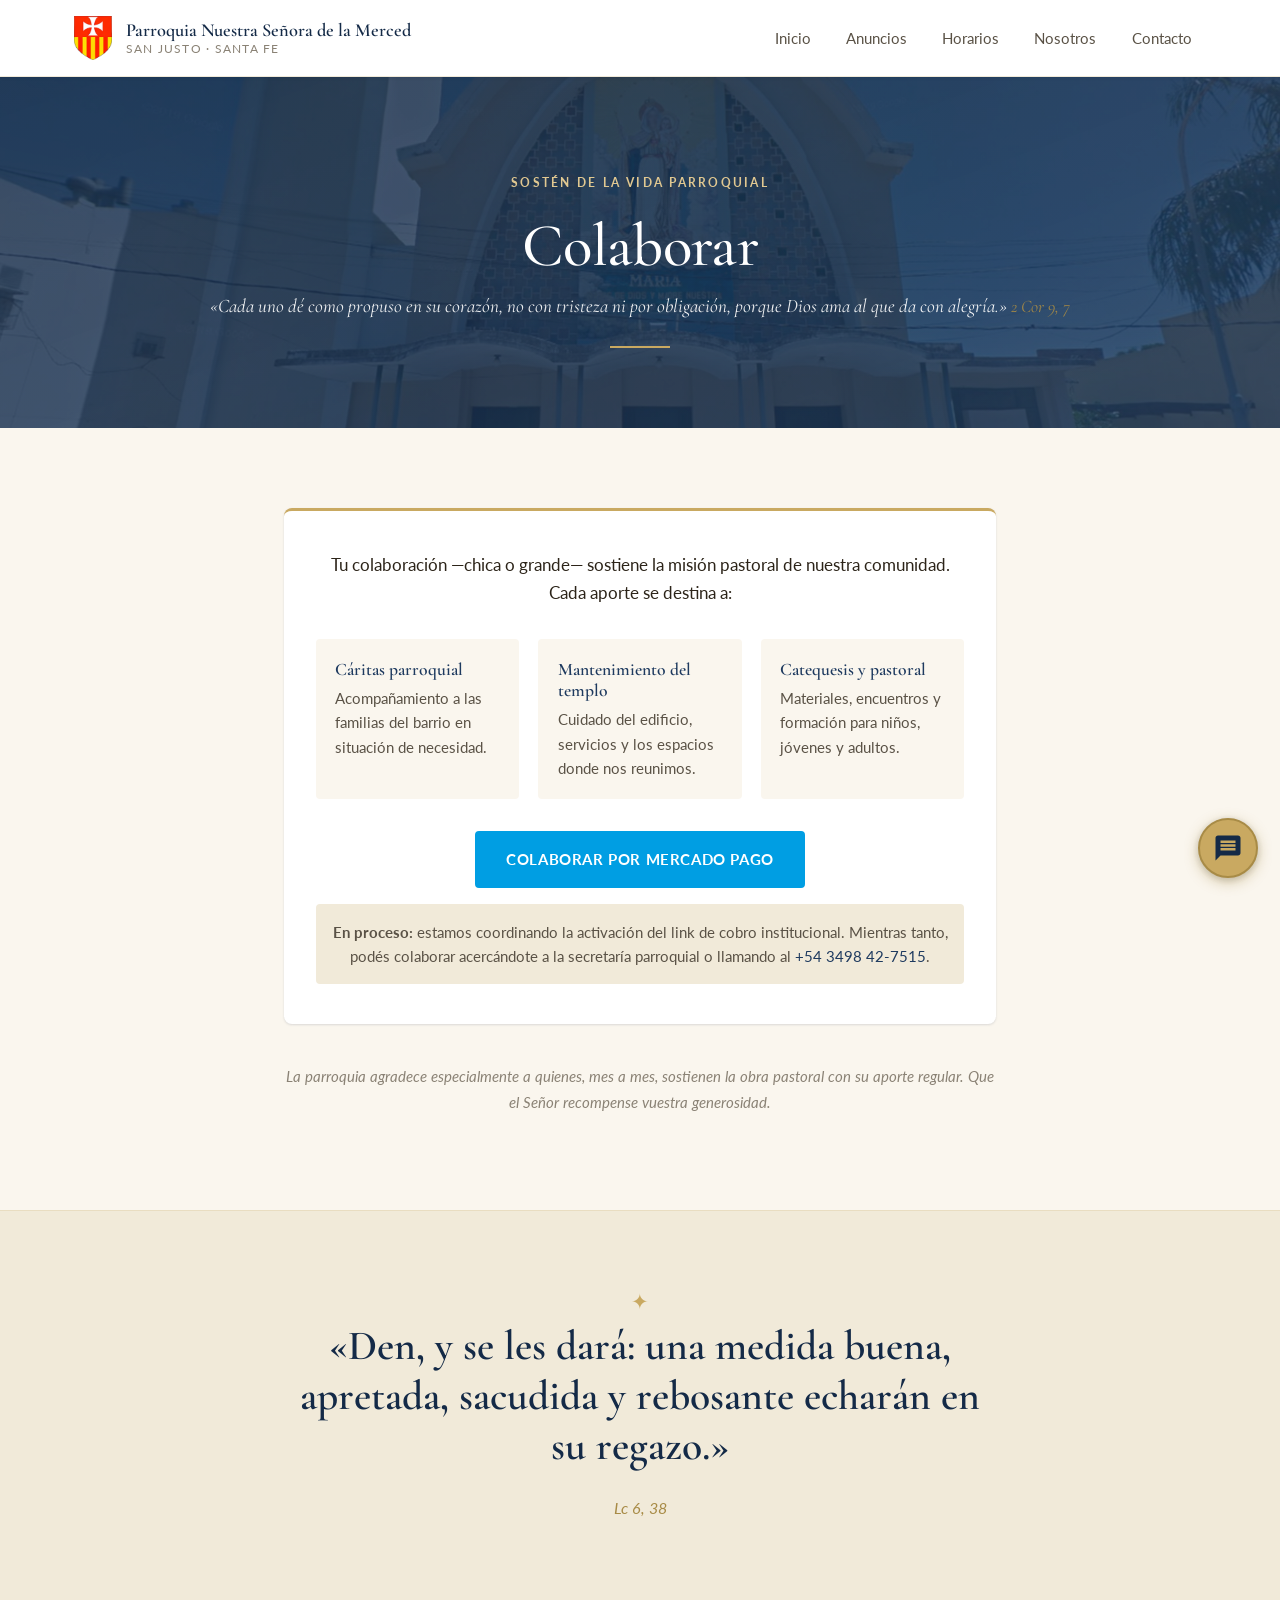
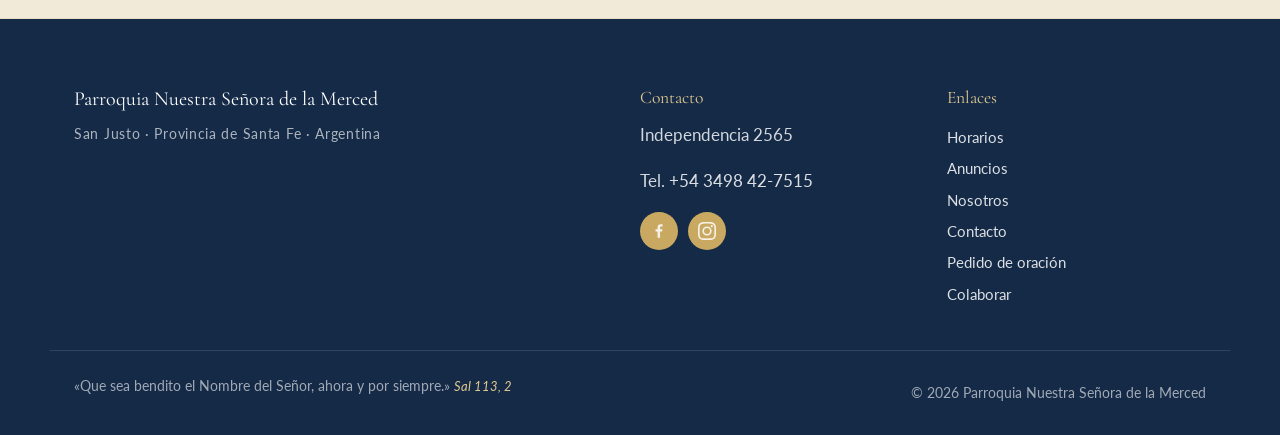
<file: colaborar.html>
<!DOCTYPE html>
<html lang="es-AR">
<head>
  <meta charset="UTF-8">
  <meta name="viewport" content="width=device-width, initial-scale=1.0">
  <title>Colaborar — Parroquia Nuestra Señora de la Merced</title>
  <meta name="description" content="Colaborá con la Parroquia Nuestra Señora de la Merced de San Justo, Santa Fe. Sostén de Cáritas parroquial, mantenimiento del templo y misión pastoral.">
  <link rel="icon" type="image/x-icon" href="img/favicon.ico">

  <!-- PWA -->
  <link rel="manifest" href="manifest.json">
  <meta name="theme-color" content="#1e3a5f">
  <link rel="apple-touch-icon" href="img/app-icon.jpg">

  <!-- Open Graph / Redes sociales -->
  <meta property="og:type" content="website">
  <meta property="og:site_name" content="Parroquia Nuestra Señora de la Merced">
  <meta property="og:locale" content="es_AR">
  <meta property="og:title" content="Colaborar — Parroquia Nuestra Señora de la Merced">
  <meta property="og:description" content="Sostené la vida y misión parroquial: Cáritas, sacramentos, mantenimiento del templo.">
  <meta property="og:url" content="https://gustiolmos.github.io/lamercedsj-web/colaborar.html">
  <meta property="og:image" content="https://gustiolmos.github.io/lamercedsj-web/img/fachada.jpg">
  <meta name="twitter:card" content="summary_large_image">
  <link rel="canonical" href="https://gustiolmos.github.io/lamercedsj-web/colaborar.html">

  <link rel="preconnect" href="https://fonts.googleapis.com">
  <link rel="preconnect" href="https://fonts.gstatic.com" crossorigin>
  <link href="https://fonts.googleapis.com/css2?family=Cormorant+Garamond:wght@400;500;600;700&family=Lato:wght@300;400;700&display=swap" rel="stylesheet">
  <link rel="stylesheet" href="css/styles.css">
</head>
<body>
  <header class="site-header">
    <div class="header-inner container">
      <a href="index.html" class="brand">
        <span class="brand-mark"><img src="img/escudo.png" alt="Escudo parroquial"></span>
        <span class="brand-text">
          <span class="brand-title">Parroquia Nuestra Señora de la Merced</span>
          <span class="brand-sub">San Justo &middot; Santa Fe</span>
        </span>
      </a>
      <button class="nav-toggle" aria-label="Abrir menú" aria-expanded="false">
        <span></span><span></span><span></span>
      </button>
      <nav class="site-nav" aria-label="Principal">
        <a href="index.html">Inicio</a>
        <a href="anuncios.html">Anuncios</a>
        <a href="horarios.html">Horarios</a>
        <a href="nosotros.html">Nosotros</a>
        <a href="contacto.html">Contacto</a>
      </nav>
    </div>
  </header>

  <main>
    <section class="page-hero with-image">
      <div class="container">
        <p class="eyebrow">Sostén de la vida parroquial</p>
        <h1>Colaborar</h1>
        <p class="page-sub">«Cada uno dé como propuso en su corazón, no con tristeza ni por obligación, porque Dios ama al que da con alegría.» <span class="cite">2 Cor 9, 7</span></p>
      </div>
    </section>

    <section class="section">
      <div class="container narrow">
        <div class="donate-block">
          <p>Tu colaboración —chica o grande— sostiene la misión pastoral de nuestra comunidad. Cada aporte se destina a:</p>

          <div class="donate-uses">
            <div class="donate-use">
              <h4>Cáritas parroquial</h4>
              <p>Acompañamiento a las familias del barrio en situación de necesidad.</p>
            </div>
            <div class="donate-use">
              <h4>Mantenimiento del templo</h4>
              <p>Cuidado del edificio, servicios y los espacios donde nos reunimos.</p>
            </div>
            <div class="donate-use">
              <h4>Catequesis y pastoral</h4>
              <p>Materiales, encuentros y formación para niños, jóvenes y adultos.</p>
            </div>
          </div>

          <!--
            Botón de colaboración con Mercado Pago.
            IMPORTANTE: requiere que la parroquia tenga cuenta de Mercado Pago activa.
            Pasos para activarlo:
              1) Crear cuenta MP a nombre de la parroquia (o usar una autorizada).
              2) En "Cobrar" → "Link de pago", generar un link reutilizable.
              3) Reemplazar https://mpago.la/TU_LINK abajo por el link generado.
              4) Eliminar el bloque .donate-disabled de más abajo.
          -->
          <a href="https://mpago.la/TU_LINK" class="btn btn-mp" target="_blank" rel="noopener" aria-label="Colaborar por Mercado Pago">
            Colaborar por Mercado Pago
          </a>

          <div class="donate-disabled">
            <strong>En proceso:</strong> estamos coordinando la activación del link de cobro institucional. Mientras tanto, podés colaborar acercándote a la secretaría parroquial o llamando al <a href="tel:+543498427515">+54 3498 42-7515</a>.
          </div>
        </div>

        <div class="prose centered-text" style="margin-top:2.5rem;">
          <p style="color:var(--color-muted);font-size:0.92rem;"><em>La parroquia agradece especialmente a quienes, mes a mes, sostienen la obra pastoral con su aporte regular. Que el Señor recompense vuestra generosidad.</em></p>
        </div>
      </div>
    </section>

    <section class="section section-alt">
      <div class="container narrow centered-text">
        <div class="ornament-mini centered" aria-hidden="true">✦</div>
        <h2>«Den, y se les dará: una medida buena, apretada, sacudida y rebosante echarán en su regazo.»</h2>
        <p class="cite">Lc 6, 38</p>
      </div>
    </section>
  </main>

  <footer class="site-footer">
    <div class="container footer-grid">
      <div>
        <p class="footer-brand">Parroquia Nuestra Señora de la Merced</p>
        <p class="footer-sub">San Justo &middot; Provincia de Santa Fe &middot; Argentina</p>
      </div>
      <div>
        <p class="footer-heading">Contacto</p>
        <p>Independencia 2565</p>
        <p>Tel. <a href="tel:+543498427515">+54 3498 42-7515</a></p>
        <div class="footer-social">
          <a href="https://www.facebook.com/lamercedsj/" target="_blank" rel="noopener" class="social-link" aria-label="Facebook">
            <svg viewBox="0 0 24 24" aria-hidden="true"><path d="M13.397 20.997v-8.196h2.765l.412-3.209h-3.177V7.548c0-.926.258-1.56 1.587-1.56h1.684V3.127c-.292-.039-1.292-.125-2.46-.125-2.434 0-4.097 1.486-4.097 4.213v2.355h-2.752v3.209h2.752v8.218h3.286z"/></svg>
          </a>
          <a href="https://www.instagram.com/lamercedsj/" target="_blank" rel="noopener" class="social-link" aria-label="Instagram">
            <svg viewBox="0 0 24 24" aria-hidden="true"><path d="M12 2.163c3.204 0 3.584.012 4.85.07 3.252.148 4.771 1.691 4.919 4.919.058 1.265.069 1.645.069 4.849 0 3.205-.012 3.584-.069 4.849-.149 3.225-1.664 4.771-4.919 4.919-1.266.058-1.644.07-4.85.07-3.204 0-3.584-.012-4.849-.07-3.26-.149-4.771-1.699-4.919-4.92-.058-1.265-.07-1.644-.07-4.849 0-3.204.013-3.583.07-4.849.149-3.227 1.664-4.771 4.919-4.919 1.266-.057 1.645-.069 4.849-.069zM12 0C8.741 0 8.333.014 7.053.072 2.695.272.273 2.69.073 7.052.014 8.333 0 8.741 0 12c0 3.259.014 3.668.072 4.948.2 4.358 2.618 6.78 6.98 6.98C8.333 23.986 8.741 24 12 24c3.259 0 3.668-.014 4.948-.072 4.354-.2 6.782-2.618 6.979-6.98.059-1.28.073-1.689.073-4.948 0-3.259-.014-3.667-.072-4.947-.196-4.354-2.617-6.78-6.979-6.98C15.668.014 15.259 0 12 0zm0 5.838a6.162 6.162 0 100 12.324 6.162 6.162 0 000-12.324zM12 16a4 4 0 110-8 4 4 0 010 8zm6.406-11.845a1.44 1.44 0 100 2.881 1.44 1.44 0 000-2.881z"/></svg>
          </a>
        </div>
      </div>
      <div>
        <p class="footer-heading">Enlaces</p>
        <ul class="footer-links">
          <li><a href="horarios.html">Horarios</a></li>
          <li><a href="anuncios.html">Anuncios</a></li>
          <li><a href="nosotros.html">Nosotros</a></li>
          <li><a href="contacto.html">Contacto</a></li>
          <li><a href="oracion.html">Pedido de oración</a></li>
          <li><a href="colaborar.html">Colaborar</a></li>
        </ul>
      </div>
    </div>
    <div class="container footer-bottom">
      <p>«Que sea bendito el Nombre del Señor, ahora y por siempre.» <span class="cite">Sal 113, 2</span></p>
      <p class="copyright">© <span id="year"></span> Parroquia Nuestra Señora de la Merced</p>
    </div>
  </footer>

  <a href="https://wa.me/5493498427515?text=Hola,%20me%20comunico%20desde%20el%20sitio%20web%20de%20la%20parroquia." class="wa-float" target="_blank" rel="noopener" aria-label="Escribir por WhatsApp">
    <svg viewBox="0 0 24 24" aria-hidden="true"><path d="M17.498 14.382c-.301-.15-1.767-.867-2.04-.966-.273-.101-.473-.15-.673.15-.197.295-.771.964-.944 1.162-.175.195-.349.21-.646.075-.3-.15-1.263-.465-2.403-1.485-.888-.795-1.484-1.77-1.66-2.07-.174-.3-.019-.465.13-.615.136-.135.301-.345.451-.523.146-.181.194-.301.297-.496.1-.21.049-.375-.025-.524-.075-.15-.672-1.62-.922-2.206-.24-.584-.487-.51-.672-.51-.172-.015-.371-.015-.571-.015-.2 0-.523.074-.797.359-.273.3-1.045 1.02-1.045 2.475s1.07 2.865 1.219 3.075c.149.195 2.105 3.195 5.1 4.485.714.3 1.27.48 1.704.629.714.227 1.365.195 1.88.121.574-.091 1.767-.721 2.016-1.426.255-.705.255-1.29.18-1.425-.074-.135-.27-.21-.57-.345m-5.446 7.443h-.016c-1.77 0-3.524-.48-5.055-1.38l-.36-.214-3.75.975 1.005-3.645-.239-.375a9.869 9.869 0 01-1.51-5.26c0-5.445 4.455-9.885 9.942-9.885 2.654 0 5.145 1.035 7.021 2.91 1.875 1.875 2.909 4.365 2.909 7.02-.004 5.444-4.46 9.885-9.945 9.885M20.52 3.449C18.24 1.245 15.24 0 12.045 0 5.463 0 .104 5.334.101 11.893c0 2.096.549 4.14 1.595 5.945L0 24l6.335-1.652a12.062 12.062 0 005.71 1.447h.006c6.585 0 11.946-5.336 11.949-11.896 0-3.176-1.24-6.165-3.495-8.411"/></svg>
  </a>

  <nav class="bottom-nav" aria-label="Navegación principal">
    <a href="index.html" class="bn-item">
      <svg viewBox="0 0 24 24" aria-hidden="true"><path d="M12 3L2 12h3v9h6v-7h2v7h6v-9h3z"/></svg>
      <span>Inicio</span>
    </a>
    <a href="anuncios.html" class="bn-item">
      <svg viewBox="0 0 24 24" aria-hidden="true"><path d="M12 22a2 2 0 002-2h-4a2 2 0 002 2zm6-6V11c0-3.07-1.63-5.64-4.5-6.32V4a1.5 1.5 0 00-3 0v.68C7.64 5.36 6 7.92 6 11v5l-2 2v1h16v-1l-2-2z"/></svg>
      <span>Anuncios</span>
    </a>
    <a href="horarios.html" class="bn-item">
      <svg viewBox="0 0 24 24" aria-hidden="true"><path d="M12 2C6.5 2 2 6.5 2 12s4.5 10 10 10 10-4.5 10-10S17.5 2 12 2zm0 18c-4.41 0-8-3.59-8-8s3.59-8 8-8 8 3.59 8 8-3.59 8-8 8zm.5-13H11v6l5.25 3.15.75-1.23-4.5-2.67V7z"/></svg>
      <span>Horarios</span>
    </a>
    <a href="nosotros.html" class="bn-item">
      <svg viewBox="0 0 24 24" aria-hidden="true"><path d="M12 2C6.48 2 2 6.48 2 12s4.48 10 10 10 10-4.48 10-10S17.52 2 12 2zm1 15h-2v-6h2v6zm0-8h-2V7h2v2z"/></svg>
      <span>Nosotros</span>
    </a>
    <a href="contacto.html" class="bn-item">
      <svg viewBox="0 0 24 24" aria-hidden="true"><path d="M12 2C8.13 2 5 5.13 5 9c0 5.25 7 13 7 13s7-7.75 7-13c0-3.87-3.13-7-7-7zm0 9.5a2.5 2.5 0 010-5 2.5 2.5 0 010 5z"/></svg>
      <span>Contacto</span>
    </a>
  </nav>

  <button class="chat-toggle" type="button" aria-label="Abrir asistente" aria-expanded="false">
    <svg viewBox="0 0 24 24" aria-hidden="true"><path d="M20 2H4c-1.1 0-1.99.9-1.99 2L2 22l4-4h14c1.1 0 2-.9 2-2V4c0-1.1-.9-2-2-2zm-2 12H6v-2h12v2zm0-3H6V9h12v2zm0-3H6V6h12v2z"/></svg>
  </button>
  <aside class="chat-panel" role="dialog" aria-label="Asistente parroquial" aria-hidden="true">
    <header class="chat-head">
      <div class="chat-head-info">
        <span class="chat-avatar" aria-hidden="true"><svg viewBox="0 0 24 24"><path d="M11 7h2v4h4v2h-4v8h-2v-8H7v-2h4z"/></svg></span>
        <div>
          <p class="chat-title">Asistente parroquial</p>
          <p class="chat-status">Te ayudo con consultas frecuentes</p>
        </div>
      </div>
      <button type="button" class="chat-close" aria-label="Cerrar chat">&times;</button>
    </header>
    <div class="chat-body" role="log" aria-live="polite"></div>
    <div class="chat-quick"></div>
    <form class="chat-input" autocomplete="off">
      <input type="text" placeholder="Escribí tu consulta…" aria-label="Mensaje">
      <button type="submit" aria-label="Enviar"><svg viewBox="0 0 24 24" aria-hidden="true"><path d="M2.01 21L23 12 2.01 3 2 10l15 2-15 2z"/></svg></button>
    </form>
  </aside>

  <script src="js/main.js"></script>
  <script src="js/chatbot.js"></script>
  <script src="js/analytics.js"></script>
  <script>
    if ('serviceWorker' in navigator) {
      window.addEventListener('load', function() {
        navigator.serviceWorker.register('sw.js').catch(function() {});
      });
    }
  </script>
</body>
</html>
</file>
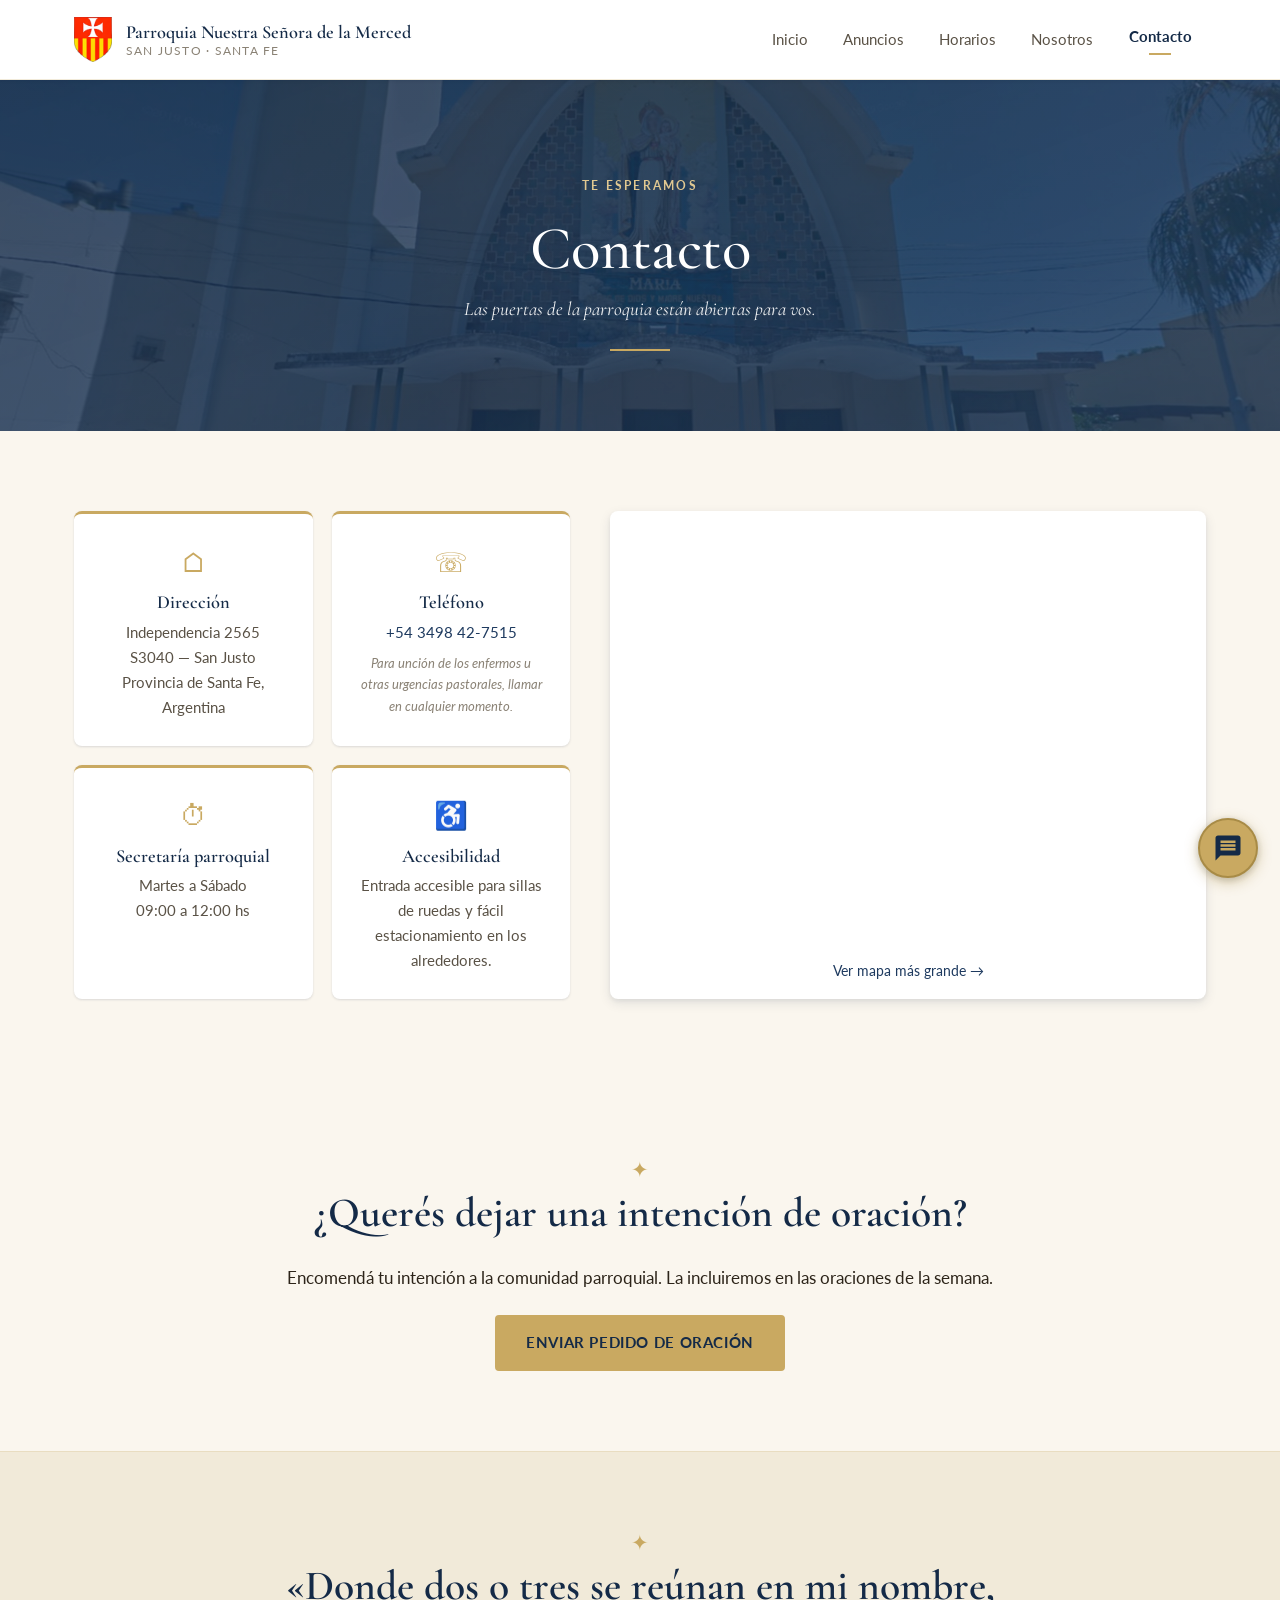
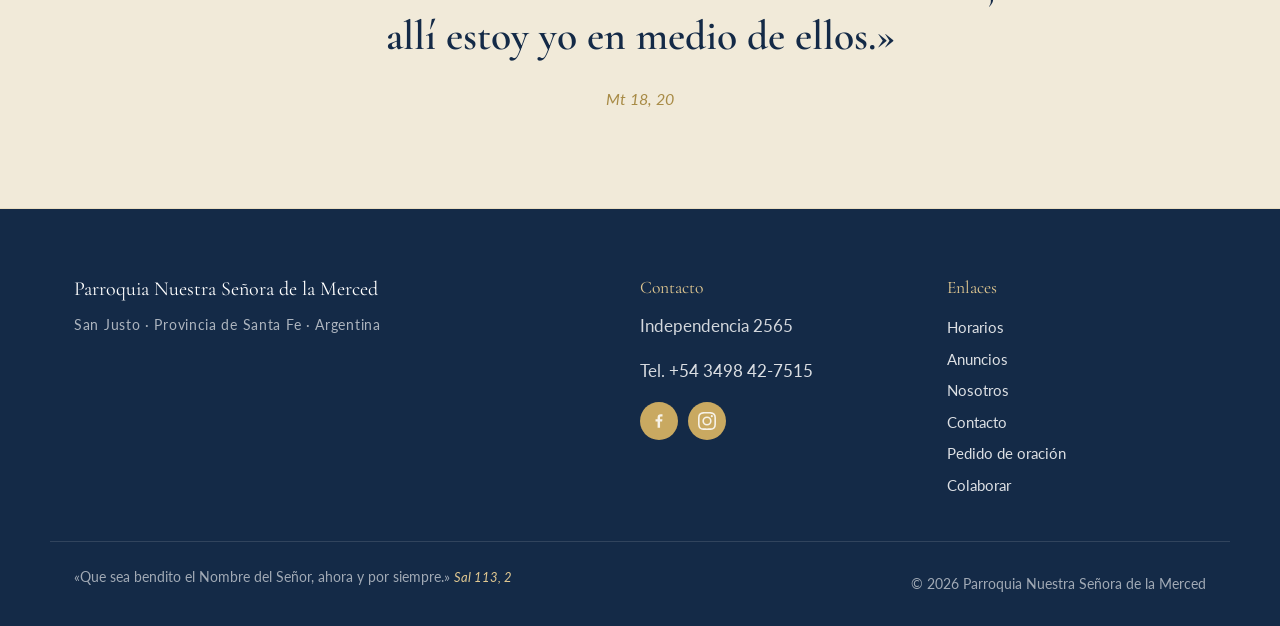
<file: contacto.html>
<!DOCTYPE html>
<html lang="es-AR">
<head>
  <meta charset="UTF-8">
  <meta name="viewport" content="width=device-width, initial-scale=1.0">
  <title>Contacto — Parroquia Nuestra Señora de la Merced</title>
  <meta name="description" content="Cómo contactar y llegar a la Parroquia Nuestra Señora de la Merced en San Justo, Santa Fe.">
  <link rel="icon" type="image/x-icon" href="img/favicon.ico">

  <!-- PWA -->
  <link rel="manifest" href="manifest.json">
  <meta name="theme-color" content="#1e3a5f">
  <link rel="apple-touch-icon" href="img/app-icon.jpg">

  <!-- Open Graph / Redes sociales -->
  <meta property="og:type" content="website">
  <meta property="og:site_name" content="Parroquia Nuestra Señora de la Merced">
  <meta property="og:locale" content="es_AR">
  <meta property="og:title" content="Contacto — Parroquia Nuestra Señora de la Merced">
  <meta property="og:description" content="Cómo contactar y llegar a nuestra parroquia. Independencia 2565, San Justo, Santa Fe.">
  <meta property="og:url" content="https://gustiolmos.github.io/lamercedsj-web/contacto.html">
  <meta property="og:image" content="https://gustiolmos.github.io/lamercedsj-web/img/fachada.jpg">
  <meta name="twitter:card" content="summary_large_image">
  <link rel="canonical" href="https://gustiolmos.github.io/lamercedsj-web/contacto.html">

  <link rel="preconnect" href="https://fonts.googleapis.com">
  <link rel="preconnect" href="https://fonts.gstatic.com" crossorigin>
  <link href="https://fonts.googleapis.com/css2?family=Cormorant+Garamond:wght@400;500;600;700&family=Lato:wght@300;400;700&display=swap" rel="stylesheet">
  <link rel="stylesheet" href="css/styles.css">
</head>
<body>
  <header class="site-header">
    <div class="header-inner container">
      <a href="index.html" class="brand">
        <span class="brand-mark"><img src="img/escudo.png" alt="Escudo parroquial"></span>
        <span class="brand-text">
          <span class="brand-title">Parroquia Nuestra Señora de la Merced</span>
          <span class="brand-sub">San Justo &middot; Santa Fe</span>
        </span>
      </a>
      <button class="nav-toggle" aria-label="Abrir menú" aria-expanded="false">
        <span></span><span></span><span></span>
      </button>
      <nav class="site-nav" aria-label="Principal">
        <a href="index.html">Inicio</a>
        <a href="anuncios.html">Anuncios</a>
        <a href="horarios.html">Horarios</a>
        <a href="nosotros.html">Nosotros</a>
        <a href="contacto.html" class="active">Contacto</a>
      </nav>
    </div>
  </header>

  <main>
    <section class="page-hero with-image">
      <div class="container">
        <p class="eyebrow">Te esperamos</p>
        <h1>Contacto</h1>
        <p class="page-sub">Las puertas de la parroquia están abiertas para vos.</p>
      </div>
    </section>

    <section class="section">
      <div class="container">
        <div class="contact-grid">
          <div class="contact-info">
            <div class="contact-card">
              <div class="contact-icon" aria-hidden="true">⌂</div>
              <h3>Dirección</h3>
              <p>Independencia 2565<br>S3040 — San Justo<br>Provincia de Santa Fe, Argentina</p>
            </div>
            <div class="contact-card">
              <div class="contact-icon" aria-hidden="true">☏</div>
              <h3>Teléfono</h3>
              <p><a href="tel:+543498427515">+54 3498 42-7515</a></p>
              <p style="font-size:0.82rem;margin-top:0.5rem;color:var(--color-muted);"><em>Para unción de los enfermos u otras urgencias pastorales, llamar en cualquier momento.</em></p>
            </div>
            <div class="contact-card">
              <div class="contact-icon" aria-hidden="true">⏱</div>
              <h3>Secretaría parroquial</h3>
              <p>Martes a Sábado<br>09:00 a 12:00 hs</p>
            </div>
            <div class="contact-card">
              <div class="contact-icon" aria-hidden="true">♿</div>
              <h3>Accesibilidad</h3>
              <p>Entrada accesible para sillas de ruedas y fácil estacionamiento en los alrededores.</p>
            </div>
          </div>

          <div class="map-wrapper">
            <iframe
              title="Mapa de la Parroquia Nuestra Señora de la Merced"
              src="https://www.openstreetmap.org/export/embed.html?bbox=-60.5988%2C-30.7949%2C-60.5888%2C-30.7849&amp;layer=mapnik&amp;marker=-30.789938%2C-60.593754"
              loading="lazy"
              referrerpolicy="no-referrer-when-downgrade">
            </iframe>
            <p class="map-link">
              <a href="https://www.openstreetmap.org/?mlat=-30.789938&amp;mlon=-60.593754#map=18/-30.789938/-60.593754" target="_blank" rel="noopener">Ver mapa más grande →</a>
            </p>
          </div>
        </div>
      </div>
    </section>

    <section class="section">
      <div class="container narrow centered-text">
        <div class="ornament-mini centered" aria-hidden="true">✦</div>
        <h2>¿Querés dejar una intención de oración?</h2>
        <p>Encomendá tu intención a la comunidad parroquial. La incluiremos en las oraciones de la semana.</p>
        <div class="centered-action" style="margin-top:1.4rem;">
          <a href="oracion.html" class="btn btn-primary">Enviar pedido de oración</a>
        </div>
      </div>
    </section>

    <section class="section section-alt">
      <div class="container narrow centered-text">
        <div class="ornament-mini centered" aria-hidden="true">✦</div>
        <h2>«Donde dos o tres se reúnan en mi nombre, allí estoy yo en medio de ellos.»</h2>
        <p class="cite">Mt 18, 20</p>
      </div>
    </section>
  </main>

  <footer class="site-footer">
    <div class="container footer-grid">
      <div>
        <p class="footer-brand">Parroquia Nuestra Señora de la Merced</p>
        <p class="footer-sub">San Justo &middot; Provincia de Santa Fe &middot; Argentina</p>
      </div>
      <div>
        <p class="footer-heading">Contacto</p>
        <p>Independencia 2565</p>
        <p>Tel. <a href="tel:+543498427515">+54 3498 42-7515</a></p>
        <div class="footer-social">
          <a href="https://www.facebook.com/lamercedsj/" target="_blank" rel="noopener" class="social-link" aria-label="Facebook">
            <svg viewBox="0 0 24 24" aria-hidden="true"><path d="M13.397 20.997v-8.196h2.765l.412-3.209h-3.177V7.548c0-.926.258-1.56 1.587-1.56h1.684V3.127c-.292-.039-1.292-.125-2.46-.125-2.434 0-4.097 1.486-4.097 4.213v2.355h-2.752v3.209h2.752v8.218h3.286z"/></svg>
          </a>
          <a href="https://www.instagram.com/lamercedsj/" target="_blank" rel="noopener" class="social-link" aria-label="Instagram">
            <svg viewBox="0 0 24 24" aria-hidden="true"><path d="M12 2.163c3.204 0 3.584.012 4.85.07 3.252.148 4.771 1.691 4.919 4.919.058 1.265.069 1.645.069 4.849 0 3.205-.012 3.584-.069 4.849-.149 3.225-1.664 4.771-4.919 4.919-1.266.058-1.644.07-4.85.07-3.204 0-3.584-.012-4.849-.07-3.26-.149-4.771-1.699-4.919-4.92-.058-1.265-.07-1.644-.07-4.849 0-3.204.013-3.583.07-4.849.149-3.227 1.664-4.771 4.919-4.919 1.266-.057 1.645-.069 4.849-.069zM12 0C8.741 0 8.333.014 7.053.072 2.695.272.273 2.69.073 7.052.014 8.333 0 8.741 0 12c0 3.259.014 3.668.072 4.948.2 4.358 2.618 6.78 6.98 6.98C8.333 23.986 8.741 24 12 24c3.259 0 3.668-.014 4.948-.072 4.354-.2 6.782-2.618 6.979-6.98.059-1.28.073-1.689.073-4.948 0-3.259-.014-3.667-.072-4.947-.196-4.354-2.617-6.78-6.979-6.98C15.668.014 15.259 0 12 0zm0 5.838a6.162 6.162 0 100 12.324 6.162 6.162 0 000-12.324zM12 16a4 4 0 110-8 4 4 0 010 8zm6.406-11.845a1.44 1.44 0 100 2.881 1.44 1.44 0 000-2.881z"/></svg>
          </a>
        </div>
      </div>
      <div>
        <p class="footer-heading">Enlaces</p>
        <ul class="footer-links">
          <li><a href="horarios.html">Horarios</a></li>
          <li><a href="anuncios.html">Anuncios</a></li>
          <li><a href="nosotros.html">Nosotros</a></li>
          <li><a href="contacto.html">Contacto</a></li>
          <li><a href="oracion.html">Pedido de oración</a></li>
          <li><a href="colaborar.html">Colaborar</a></li>
        </ul>
      </div>
    </div>
    <div class="container footer-bottom">
      <p>«Que sea bendito el Nombre del Señor, ahora y por siempre.» <span class="cite">Sal 113, 2</span></p>
      <p class="copyright">© <span id="year"></span> Parroquia Nuestra Señora de la Merced</p>
    </div>
  </footer>

  <a href="https://wa.me/5493498427515?text=Hola,%20me%20comunico%20desde%20el%20sitio%20web%20de%20la%20parroquia." class="wa-float" target="_blank" rel="noopener" aria-label="Escribir por WhatsApp">
    <svg viewBox="0 0 24 24" aria-hidden="true"><path d="M17.498 14.382c-.301-.15-1.767-.867-2.04-.966-.273-.101-.473-.15-.673.15-.197.295-.771.964-.944 1.162-.175.195-.349.21-.646.075-.3-.15-1.263-.465-2.403-1.485-.888-.795-1.484-1.77-1.66-2.07-.174-.3-.019-.465.13-.615.136-.135.301-.345.451-.523.146-.181.194-.301.297-.496.1-.21.049-.375-.025-.524-.075-.15-.672-1.62-.922-2.206-.24-.584-.487-.51-.672-.51-.172-.015-.371-.015-.571-.015-.2 0-.523.074-.797.359-.273.3-1.045 1.02-1.045 2.475s1.07 2.865 1.219 3.075c.149.195 2.105 3.195 5.1 4.485.714.3 1.27.48 1.704.629.714.227 1.365.195 1.88.121.574-.091 1.767-.721 2.016-1.426.255-.705.255-1.29.18-1.425-.074-.135-.27-.21-.57-.345m-5.446 7.443h-.016c-1.77 0-3.524-.48-5.055-1.38l-.36-.214-3.75.975 1.005-3.645-.239-.375a9.869 9.869 0 01-1.51-5.26c0-5.445 4.455-9.885 9.942-9.885 2.654 0 5.145 1.035 7.021 2.91 1.875 1.875 2.909 4.365 2.909 7.02-.004 5.444-4.46 9.885-9.945 9.885M20.52 3.449C18.24 1.245 15.24 0 12.045 0 5.463 0 .104 5.334.101 11.893c0 2.096.549 4.14 1.595 5.945L0 24l6.335-1.652a12.062 12.062 0 005.71 1.447h.006c6.585 0 11.946-5.336 11.949-11.896 0-3.176-1.24-6.165-3.495-8.411"/></svg>
  </a>

  <nav class="bottom-nav" aria-label="Navegación principal">
    <a href="index.html" class="bn-item">
      <svg viewBox="0 0 24 24" aria-hidden="true"><path d="M12 3L2 12h3v9h6v-7h2v7h6v-9h3z"/></svg>
      <span>Inicio</span>
    </a>
    <a href="anuncios.html" class="bn-item">
      <svg viewBox="0 0 24 24" aria-hidden="true"><path d="M12 22a2 2 0 002-2h-4a2 2 0 002 2zm6-6V11c0-3.07-1.63-5.64-4.5-6.32V4a1.5 1.5 0 00-3 0v.68C7.64 5.36 6 7.92 6 11v5l-2 2v1h16v-1l-2-2z"/></svg>
      <span>Anuncios</span>
    </a>
    <a href="horarios.html" class="bn-item">
      <svg viewBox="0 0 24 24" aria-hidden="true"><path d="M12 2C6.5 2 2 6.5 2 12s4.5 10 10 10 10-4.5 10-10S17.5 2 12 2zm0 18c-4.41 0-8-3.59-8-8s3.59-8 8-8 8 3.59 8 8-3.59 8-8 8zm.5-13H11v6l5.25 3.15.75-1.23-4.5-2.67V7z"/></svg>
      <span>Horarios</span>
    </a>
    <a href="nosotros.html" class="bn-item">
      <svg viewBox="0 0 24 24" aria-hidden="true"><path d="M12 2C6.48 2 2 6.48 2 12s4.48 10 10 10 10-4.48 10-10S17.52 2 12 2zm1 15h-2v-6h2v6zm0-8h-2V7h2v2z"/></svg>
      <span>Nosotros</span>
    </a>
    <a href="contacto.html" class="bn-item active">
      <svg viewBox="0 0 24 24" aria-hidden="true"><path d="M12 2C8.13 2 5 5.13 5 9c0 5.25 7 13 7 13s7-7.75 7-13c0-3.87-3.13-7-7-7zm0 9.5a2.5 2.5 0 010-5 2.5 2.5 0 010 5z"/></svg>
      <span>Contacto</span>
    </a>
  </nav>

  <button class="chat-toggle" type="button" aria-label="Abrir asistente" aria-expanded="false">
    <svg viewBox="0 0 24 24" aria-hidden="true"><path d="M20 2H4c-1.1 0-1.99.9-1.99 2L2 22l4-4h14c1.1 0 2-.9 2-2V4c0-1.1-.9-2-2-2zm-2 12H6v-2h12v2zm0-3H6V9h12v2zm0-3H6V6h12v2z"/></svg>
  </button>
  <aside class="chat-panel" role="dialog" aria-label="Asistente parroquial" aria-hidden="true">
    <header class="chat-head">
      <div class="chat-head-info">
        <span class="chat-avatar" aria-hidden="true"><svg viewBox="0 0 24 24"><path d="M11 7h2v4h4v2h-4v8h-2v-8H7v-2h4z"/></svg></span>
        <div>
          <p class="chat-title">Asistente parroquial</p>
          <p class="chat-status">Te ayudo con consultas frecuentes</p>
        </div>
      </div>
      <button type="button" class="chat-close" aria-label="Cerrar chat">&times;</button>
    </header>
    <div class="chat-body" role="log" aria-live="polite"></div>
    <div class="chat-quick"></div>
    <form class="chat-input" autocomplete="off">
      <input type="text" placeholder="Escribí tu consulta…" aria-label="Mensaje">
      <button type="submit" aria-label="Enviar"><svg viewBox="0 0 24 24" aria-hidden="true"><path d="M2.01 21L23 12 2.01 3 2 10l15 2-15 2z"/></svg></button>
    </form>
  </aside>

  <script src="js/main.js"></script>
  <script src="js/chatbot.js"></script>
  <script src="js/analytics.js"></script>
  <script>
    if ('serviceWorker' in navigator) {
      window.addEventListener('load', function() {
        navigator.serviceWorker.register('sw.js').catch(function() {});
      });
    }
  </script>
</body>
</html>
</file>
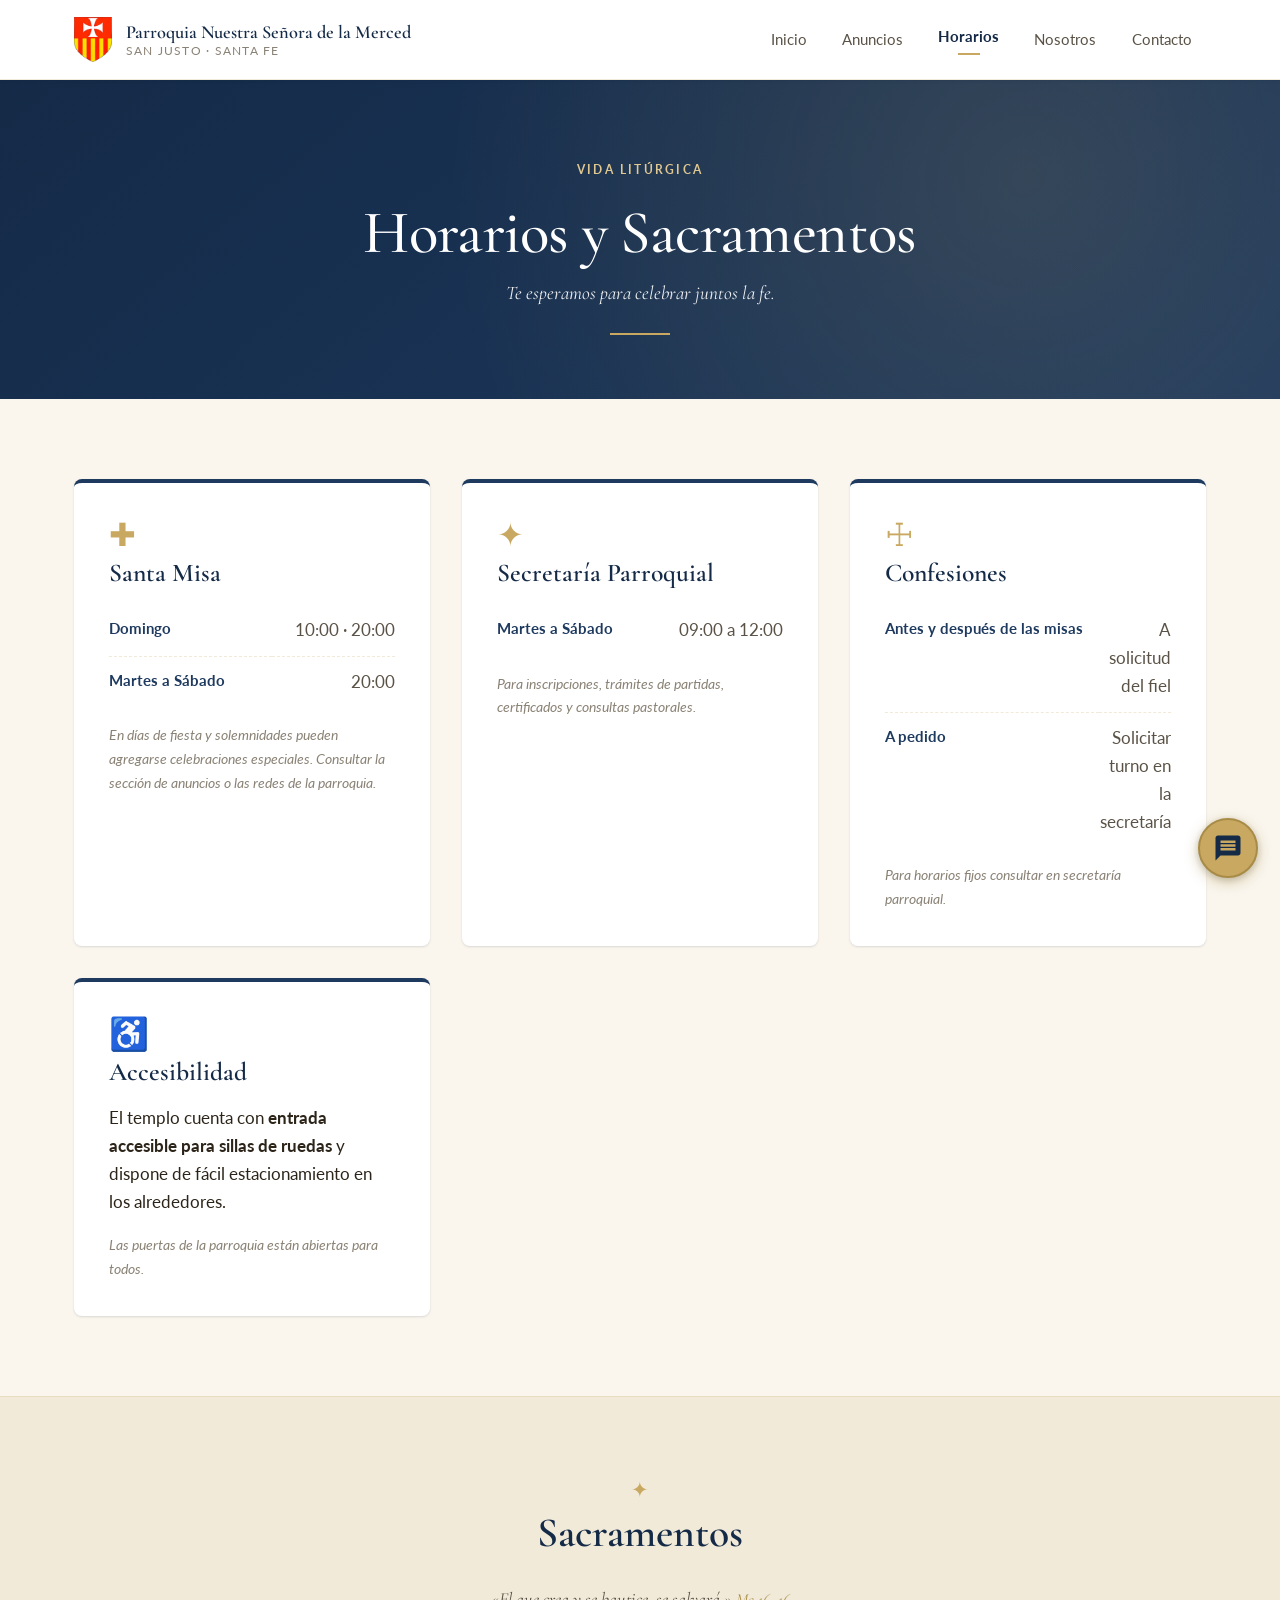
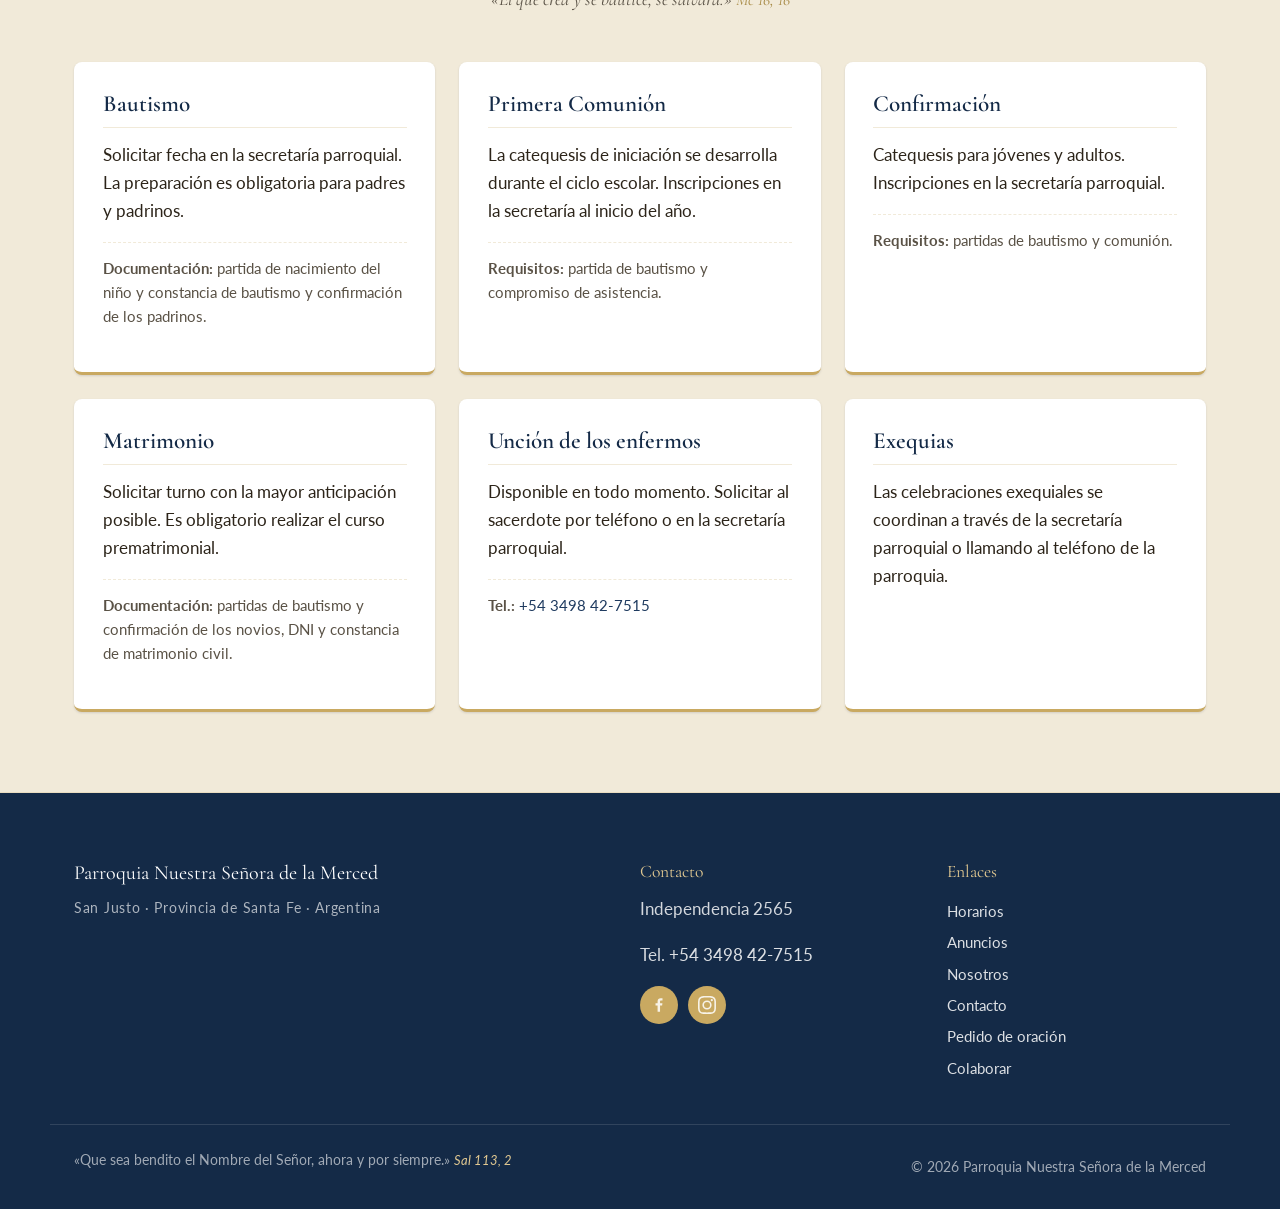
<file: horarios.html>
<!DOCTYPE html>
<html lang="es-AR">
<head>
  <meta charset="UTF-8">
  <meta name="viewport" content="width=device-width, initial-scale=1.0">
  <title>Horarios y Sacramentos — Parroquia Nuestra Señora de la Merced</title>
  <meta name="description" content="Horarios de misa, confesiones y sacramentos en la Parroquia Nuestra Señora de la Merced de San Justo, Santa Fe.">
  <link rel="icon" type="image/x-icon" href="img/favicon.ico">

  <!-- PWA -->
  <link rel="manifest" href="manifest.json">
  <meta name="theme-color" content="#1e3a5f">
  <link rel="apple-touch-icon" href="img/app-icon.jpg">

  <!-- Open Graph / Redes sociales -->
  <meta property="og:type" content="website">
  <meta property="og:site_name" content="Parroquia Nuestra Señora de la Merced">
  <meta property="og:locale" content="es_AR">
  <meta property="og:title" content="Horarios y Sacramentos — Parroquia Nuestra Señora de la Merced">
  <meta property="og:description" content="Horarios de misa, confesiones y sacramentos en la parroquia de San Justo, Santa Fe.">
  <meta property="og:url" content="https://gustiolmos.github.io/lamercedsj-web/horarios.html">
  <meta property="og:image" content="https://gustiolmos.github.io/lamercedsj-web/img/fachada.jpg">
  <meta name="twitter:card" content="summary_large_image">
  <link rel="canonical" href="https://gustiolmos.github.io/lamercedsj-web/horarios.html">

  <link rel="preconnect" href="https://fonts.googleapis.com">
  <link rel="preconnect" href="https://fonts.gstatic.com" crossorigin>
  <link href="https://fonts.googleapis.com/css2?family=Cormorant+Garamond:wght@400;500;600;700&family=Lato:wght@300;400;700&display=swap" rel="stylesheet">
  <link rel="stylesheet" href="css/styles.css">
</head>
<body>
  <header class="site-header">
    <div class="header-inner container">
      <a href="index.html" class="brand">
        <span class="brand-mark"><img src="img/escudo.png" alt="Escudo parroquial"></span>
        <span class="brand-text">
          <span class="brand-title">Parroquia Nuestra Señora de la Merced</span>
          <span class="brand-sub">San Justo &middot; Santa Fe</span>
        </span>
      </a>
      <button class="nav-toggle" aria-label="Abrir menú" aria-expanded="false">
        <span></span><span></span><span></span>
      </button>
      <nav class="site-nav" aria-label="Principal">
        <a href="index.html">Inicio</a>
        <a href="anuncios.html">Anuncios</a>
        <a href="horarios.html" class="active">Horarios</a>
        <a href="nosotros.html">Nosotros</a>
        <a href="contacto.html">Contacto</a>
      </nav>
    </div>
  </header>

  <main>
    <section class="page-hero">
      <div class="container">
        <p class="eyebrow">Vida litúrgica</p>
        <h1>Horarios y Sacramentos</h1>
        <p class="page-sub">Te esperamos para celebrar juntos la fe.</p>
      </div>
    </section>

    <section class="section">
      <div class="container">
        <div class="schedule-grid">
          <div class="schedule-block">
            <div class="schedule-icon" aria-hidden="true">✚</div>
            <h2>Santa Misa</h2>
            <table class="schedule-table">
              <tbody>
                <tr><th>Domingo</th><td>10:00 &middot; 20:00</td></tr>
                <tr><th>Martes a Sábado</th><td>20:00</td></tr>
              </tbody>
            </table>
            <p class="schedule-note">En días de fiesta y solemnidades pueden agregarse celebraciones especiales. Consultar la sección de anuncios o las redes de la parroquia.</p>
          </div>

          <div class="schedule-block">
            <div class="schedule-icon" aria-hidden="true">✦</div>
            <h2>Secretaría Parroquial</h2>
            <table class="schedule-table">
              <tbody>
                <tr><th>Martes a Sábado</th><td>09:00 a 12:00</td></tr>
              </tbody>
            </table>
            <p class="schedule-note">Para inscripciones, trámites de partidas, certificados y consultas pastorales.</p>
          </div>

          <div class="schedule-block">
            <div class="schedule-icon" aria-hidden="true">☩</div>
            <h2>Confesiones</h2>
            <table class="schedule-table">
              <tbody>
                <tr><th>Antes y después de las misas</th><td>A solicitud del fiel</td></tr>
                <tr><th>A pedido</th><td>Solicitar turno en la secretaría</td></tr>
              </tbody>
            </table>
            <p class="schedule-note">Para horarios fijos consultar en secretaría parroquial.</p>
          </div>

          <div class="schedule-block">
            <div class="schedule-icon" aria-hidden="true">♿</div>
            <h2>Accesibilidad</h2>
            <p>El templo cuenta con <strong>entrada accesible para sillas de ruedas</strong> y dispone de fácil estacionamiento en los alrededores.</p>
            <p class="schedule-note">Las puertas de la parroquia están abiertas para todos.</p>
          </div>
        </div>
      </div>
    </section>

    <section class="section section-alt">
      <div class="container">
        <header class="section-header">
          <span class="ornament-mini" aria-hidden="true">✦</span>
          <h2>Sacramentos</h2>
          <p class="section-sub">«El que crea y se bautice, se salvará.» <span class="cite">Mc 16, 16</span></p>
        </header>

        <div class="sacraments-grid">
          <article class="sacrament">
            <h3>Bautismo</h3>
            <p>Solicitar fecha en la secretaría parroquial. La preparación es obligatoria para padres y padrinos.</p>
            <p class="sacrament-req"><strong>Documentación:</strong> partida de nacimiento del niño y constancia de bautismo y confirmación de los padrinos.</p>
          </article>

          <article class="sacrament">
            <h3>Primera Comunión</h3>
            <p>La catequesis de iniciación se desarrolla durante el ciclo escolar. Inscripciones en la secretaría al inicio del año.</p>
            <p class="sacrament-req"><strong>Requisitos:</strong> partida de bautismo y compromiso de asistencia.</p>
          </article>

          <article class="sacrament">
            <h3>Confirmación</h3>
            <p>Catequesis para jóvenes y adultos. Inscripciones en la secretaría parroquial.</p>
            <p class="sacrament-req"><strong>Requisitos:</strong> partidas de bautismo y comunión.</p>
          </article>

          <article class="sacrament">
            <h3>Matrimonio</h3>
            <p>Solicitar turno con la mayor anticipación posible. Es obligatorio realizar el curso prematrimonial.</p>
            <p class="sacrament-req"><strong>Documentación:</strong> partidas de bautismo y confirmación de los novios, DNI y constancia de matrimonio civil.</p>
          </article>

          <article class="sacrament">
            <h3>Unción de los enfermos</h3>
            <p>Disponible en todo momento. Solicitar al sacerdote por teléfono o en la secretaría parroquial.</p>
            <p class="sacrament-req"><strong>Tel.:</strong> <a href="tel:+543498427515">+54 3498 42-7515</a></p>
          </article>

          <article class="sacrament">
            <h3>Exequias</h3>
            <p>Las celebraciones exequiales se coordinan a través de la secretaría parroquial o llamando al teléfono de la parroquia.</p>
          </article>
        </div>
      </div>
    </section>
  </main>

  <footer class="site-footer">
    <div class="container footer-grid">
      <div>
        <p class="footer-brand">Parroquia Nuestra Señora de la Merced</p>
        <p class="footer-sub">San Justo &middot; Provincia de Santa Fe &middot; Argentina</p>
      </div>
      <div>
        <p class="footer-heading">Contacto</p>
        <p>Independencia 2565</p>
        <p>Tel. <a href="tel:+543498427515">+54 3498 42-7515</a></p>
        <div class="footer-social">
          <a href="https://www.facebook.com/lamercedsj/" target="_blank" rel="noopener" class="social-link" aria-label="Facebook">
            <svg viewBox="0 0 24 24" aria-hidden="true"><path d="M13.397 20.997v-8.196h2.765l.412-3.209h-3.177V7.548c0-.926.258-1.56 1.587-1.56h1.684V3.127c-.292-.039-1.292-.125-2.46-.125-2.434 0-4.097 1.486-4.097 4.213v2.355h-2.752v3.209h2.752v8.218h3.286z"/></svg>
          </a>
          <a href="https://www.instagram.com/lamercedsj/" target="_blank" rel="noopener" class="social-link" aria-label="Instagram">
            <svg viewBox="0 0 24 24" aria-hidden="true"><path d="M12 2.163c3.204 0 3.584.012 4.85.07 3.252.148 4.771 1.691 4.919 4.919.058 1.265.069 1.645.069 4.849 0 3.205-.012 3.584-.069 4.849-.149 3.225-1.664 4.771-4.919 4.919-1.266.058-1.644.07-4.85.07-3.204 0-3.584-.012-4.849-.07-3.26-.149-4.771-1.699-4.919-4.92-.058-1.265-.07-1.644-.07-4.849 0-3.204.013-3.583.07-4.849.149-3.227 1.664-4.771 4.919-4.919 1.266-.057 1.645-.069 4.849-.069zM12 0C8.741 0 8.333.014 7.053.072 2.695.272.273 2.69.073 7.052.014 8.333 0 8.741 0 12c0 3.259.014 3.668.072 4.948.2 4.358 2.618 6.78 6.98 6.98C8.333 23.986 8.741 24 12 24c3.259 0 3.668-.014 4.948-.072 4.354-.2 6.782-2.618 6.979-6.98.059-1.28.073-1.689.073-4.948 0-3.259-.014-3.667-.072-4.947-.196-4.354-2.617-6.78-6.979-6.98C15.668.014 15.259 0 12 0zm0 5.838a6.162 6.162 0 100 12.324 6.162 6.162 0 000-12.324zM12 16a4 4 0 110-8 4 4 0 010 8zm6.406-11.845a1.44 1.44 0 100 2.881 1.44 1.44 0 000-2.881z"/></svg>
          </a>
        </div>
      </div>
      <div>
        <p class="footer-heading">Enlaces</p>
        <ul class="footer-links">
          <li><a href="horarios.html">Horarios</a></li>
          <li><a href="anuncios.html">Anuncios</a></li>
          <li><a href="nosotros.html">Nosotros</a></li>
          <li><a href="contacto.html">Contacto</a></li>
          <li><a href="oracion.html">Pedido de oración</a></li>
          <li><a href="colaborar.html">Colaborar</a></li>
        </ul>
      </div>
    </div>
    <div class="container footer-bottom">
      <p>«Que sea bendito el Nombre del Señor, ahora y por siempre.» <span class="cite">Sal 113, 2</span></p>
      <p class="copyright">© <span id="year"></span> Parroquia Nuestra Señora de la Merced</p>
    </div>
  </footer>

  <a href="https://wa.me/5493498427515?text=Hola,%20me%20comunico%20desde%20el%20sitio%20web%20de%20la%20parroquia." class="wa-float" target="_blank" rel="noopener" aria-label="Escribir por WhatsApp">
    <svg viewBox="0 0 24 24" aria-hidden="true"><path d="M17.498 14.382c-.301-.15-1.767-.867-2.04-.966-.273-.101-.473-.15-.673.15-.197.295-.771.964-.944 1.162-.175.195-.349.21-.646.075-.3-.15-1.263-.465-2.403-1.485-.888-.795-1.484-1.77-1.66-2.07-.174-.3-.019-.465.13-.615.136-.135.301-.345.451-.523.146-.181.194-.301.297-.496.1-.21.049-.375-.025-.524-.075-.15-.672-1.62-.922-2.206-.24-.584-.487-.51-.672-.51-.172-.015-.371-.015-.571-.015-.2 0-.523.074-.797.359-.273.3-1.045 1.02-1.045 2.475s1.07 2.865 1.219 3.075c.149.195 2.105 3.195 5.1 4.485.714.3 1.27.48 1.704.629.714.227 1.365.195 1.88.121.574-.091 1.767-.721 2.016-1.426.255-.705.255-1.29.18-1.425-.074-.135-.27-.21-.57-.345m-5.446 7.443h-.016c-1.77 0-3.524-.48-5.055-1.38l-.36-.214-3.75.975 1.005-3.645-.239-.375a9.869 9.869 0 01-1.51-5.26c0-5.445 4.455-9.885 9.942-9.885 2.654 0 5.145 1.035 7.021 2.91 1.875 1.875 2.909 4.365 2.909 7.02-.004 5.444-4.46 9.885-9.945 9.885M20.52 3.449C18.24 1.245 15.24 0 12.045 0 5.463 0 .104 5.334.101 11.893c0 2.096.549 4.14 1.595 5.945L0 24l6.335-1.652a12.062 12.062 0 005.71 1.447h.006c6.585 0 11.946-5.336 11.949-11.896 0-3.176-1.24-6.165-3.495-8.411"/></svg>
  </a>

  <nav class="bottom-nav" aria-label="Navegación principal">
    <a href="index.html" class="bn-item">
      <svg viewBox="0 0 24 24" aria-hidden="true"><path d="M12 3L2 12h3v9h6v-7h2v7h6v-9h3z"/></svg>
      <span>Inicio</span>
    </a>
    <a href="anuncios.html" class="bn-item">
      <svg viewBox="0 0 24 24" aria-hidden="true"><path d="M12 22a2 2 0 002-2h-4a2 2 0 002 2zm6-6V11c0-3.07-1.63-5.64-4.5-6.32V4a1.5 1.5 0 00-3 0v.68C7.64 5.36 6 7.92 6 11v5l-2 2v1h16v-1l-2-2z"/></svg>
      <span>Anuncios</span>
    </a>
    <a href="horarios.html" class="bn-item active">
      <svg viewBox="0 0 24 24" aria-hidden="true"><path d="M12 2C6.5 2 2 6.5 2 12s4.5 10 10 10 10-4.5 10-10S17.5 2 12 2zm0 18c-4.41 0-8-3.59-8-8s3.59-8 8-8 8 3.59 8 8-3.59 8-8 8zm.5-13H11v6l5.25 3.15.75-1.23-4.5-2.67V7z"/></svg>
      <span>Horarios</span>
    </a>
    <a href="nosotros.html" class="bn-item">
      <svg viewBox="0 0 24 24" aria-hidden="true"><path d="M12 2C6.48 2 2 6.48 2 12s4.48 10 10 10 10-4.48 10-10S17.52 2 12 2zm1 15h-2v-6h2v6zm0-8h-2V7h2v2z"/></svg>
      <span>Nosotros</span>
    </a>
    <a href="contacto.html" class="bn-item">
      <svg viewBox="0 0 24 24" aria-hidden="true"><path d="M12 2C8.13 2 5 5.13 5 9c0 5.25 7 13 7 13s7-7.75 7-13c0-3.87-3.13-7-7-7zm0 9.5a2.5 2.5 0 010-5 2.5 2.5 0 010 5z"/></svg>
      <span>Contacto</span>
    </a>
  </nav>

  <button class="chat-toggle" type="button" aria-label="Abrir asistente" aria-expanded="false">
    <svg viewBox="0 0 24 24" aria-hidden="true"><path d="M20 2H4c-1.1 0-1.99.9-1.99 2L2 22l4-4h14c1.1 0 2-.9 2-2V4c0-1.1-.9-2-2-2zm-2 12H6v-2h12v2zm0-3H6V9h12v2zm0-3H6V6h12v2z"/></svg>
  </button>
  <aside class="chat-panel" role="dialog" aria-label="Asistente parroquial" aria-hidden="true">
    <header class="chat-head">
      <div class="chat-head-info">
        <span class="chat-avatar" aria-hidden="true"><svg viewBox="0 0 24 24"><path d="M11 7h2v4h4v2h-4v8h-2v-8H7v-2h4z"/></svg></span>
        <div>
          <p class="chat-title">Asistente parroquial</p>
          <p class="chat-status">Te ayudo con consultas frecuentes</p>
        </div>
      </div>
      <button type="button" class="chat-close" aria-label="Cerrar chat">&times;</button>
    </header>
    <div class="chat-body" role="log" aria-live="polite"></div>
    <div class="chat-quick"></div>
    <form class="chat-input" autocomplete="off">
      <input type="text" placeholder="Escribí tu consulta…" aria-label="Mensaje">
      <button type="submit" aria-label="Enviar"><svg viewBox="0 0 24 24" aria-hidden="true"><path d="M2.01 21L23 12 2.01 3 2 10l15 2-15 2z"/></svg></button>
    </form>
  </aside>

  <script src="js/main.js"></script>
  <script src="js/chatbot.js"></script>
  <script src="js/analytics.js"></script>
  <script>
    if ('serviceWorker' in navigator) {
      window.addEventListener('load', function() {
        navigator.serviceWorker.register('sw.js').catch(function() {});
      });
    }
  </script>
</body>
</html>
</file>
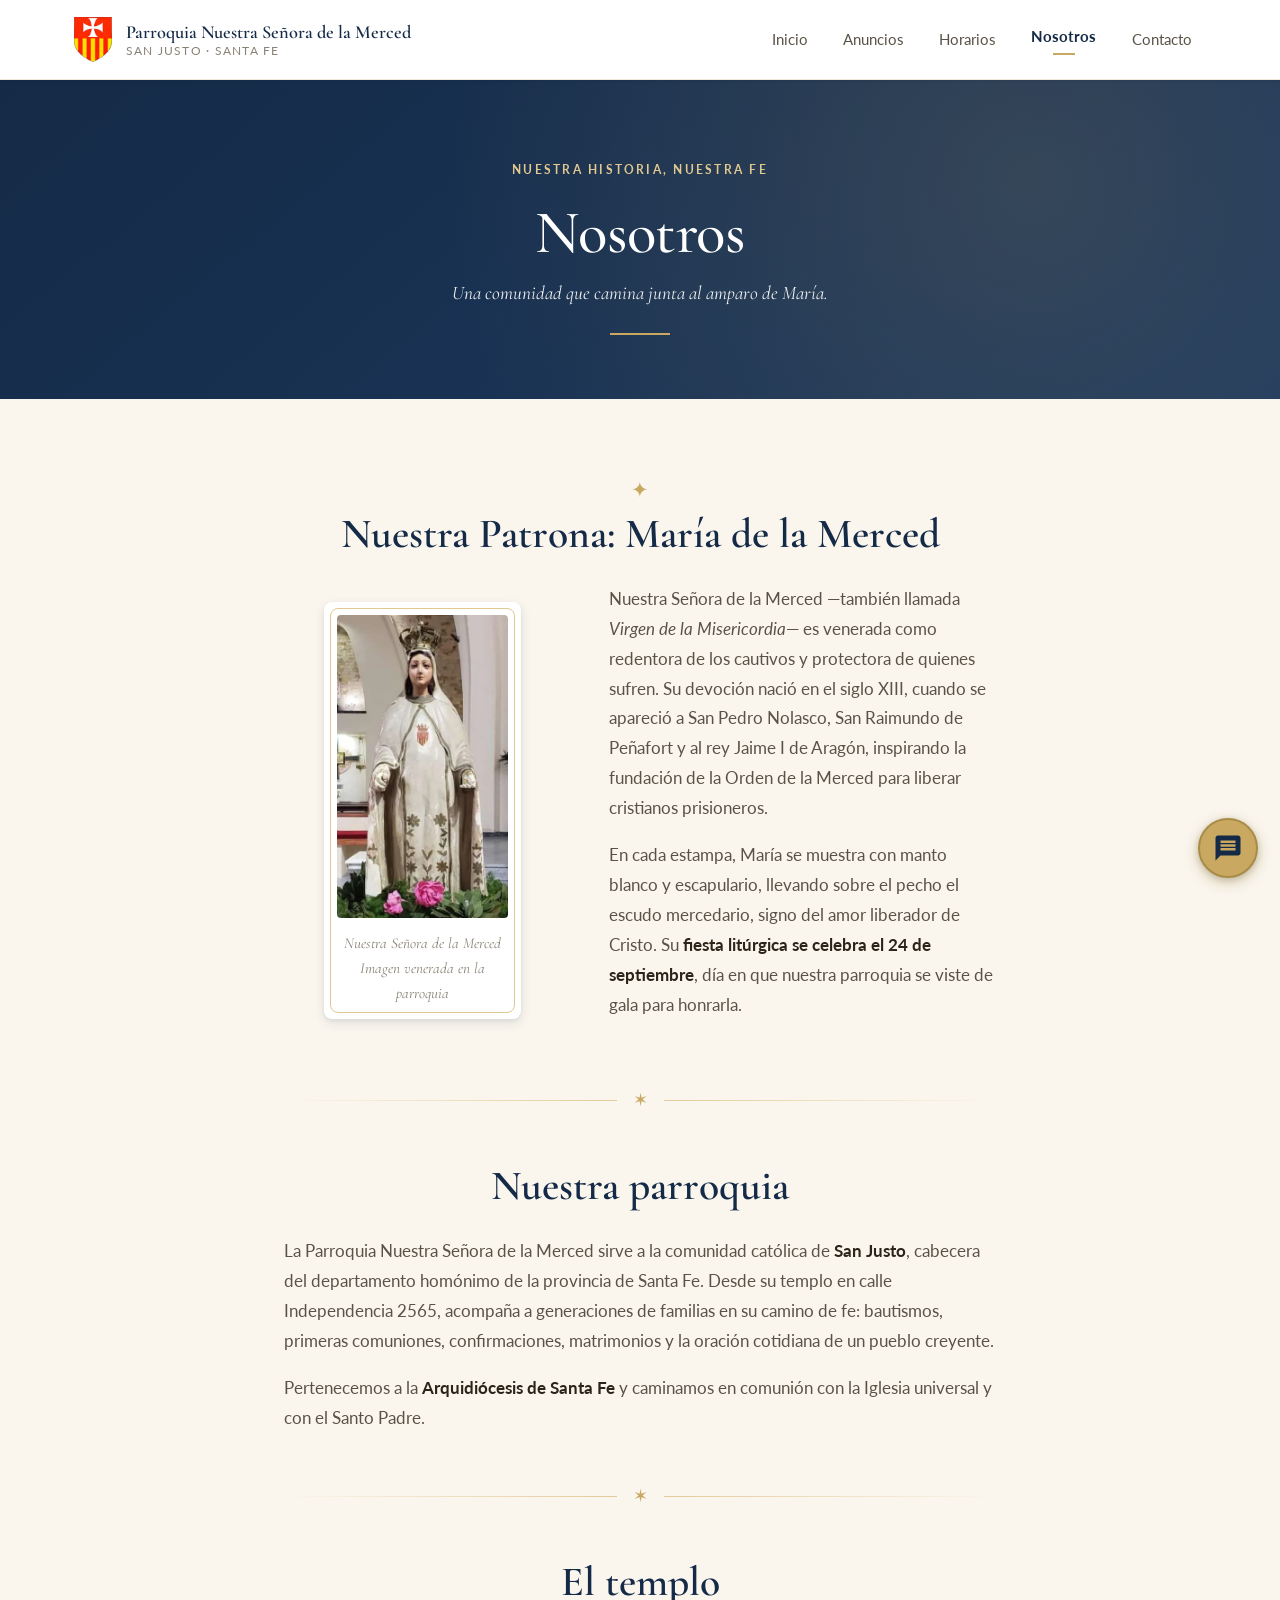
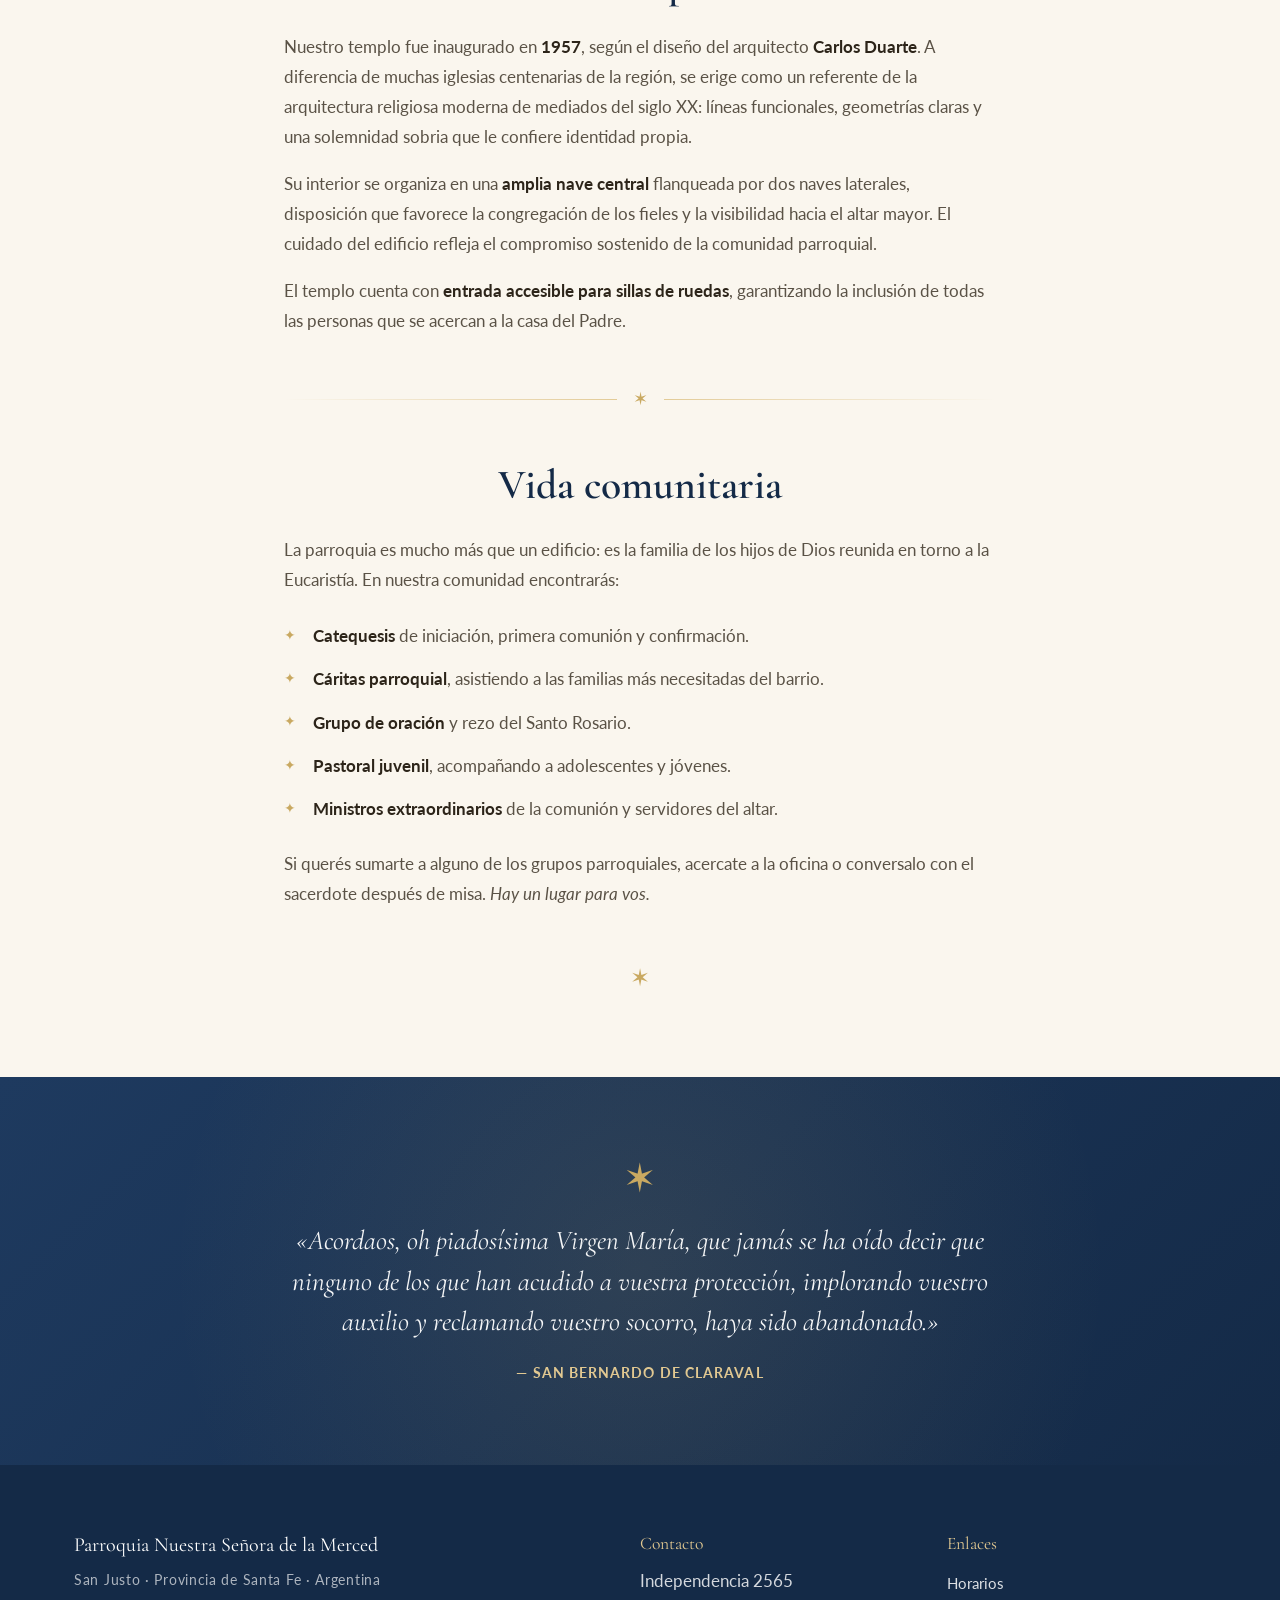
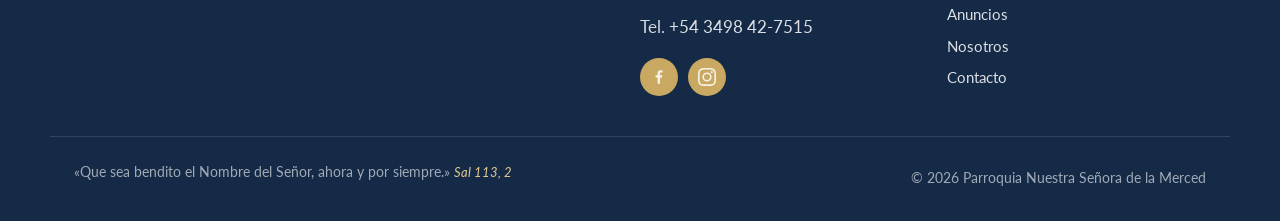
<file: nosotros.html>
<!DOCTYPE html>
<html lang="es-AR">
<head>
  <meta charset="UTF-8">
  <meta name="viewport" content="width=device-width, initial-scale=1.0">
  <title>Nosotros — Parroquia Nuestra Señora de la Merced</title>
  <meta name="description" content="Historia, comunidad y patrona de la Parroquia Nuestra Señora de la Merced de San Justo, Santa Fe.">
  <link rel="icon" type="image/x-icon" href="img/favicon.ico">

  <!-- PWA -->
  <link rel="manifest" href="manifest.json">
  <meta name="theme-color" content="#1e3a5f">
  <link rel="apple-touch-icon" href="img/app-icon.jpg">

  <!-- Open Graph / Redes sociales -->
  <meta property="og:type" content="website">
  <meta property="og:site_name" content="Parroquia Nuestra Señora de la Merced">
  <meta property="og:locale" content="es_AR">
  <meta property="og:title" content="Nosotros — Parroquia Nuestra Señora de la Merced">
  <meta property="og:description" content="Historia, comunidad y patrona de nuestra parroquia. Templo inaugurado en 1957 en San Justo, Santa Fe.">
  <meta property="og:url" content="https://gustiolmos.github.io/lamercedsj-web/nosotros.html">
  <meta property="og:image" content="https://gustiolmos.github.io/lamercedsj-web/img/fachada.jpg">
  <meta name="twitter:card" content="summary_large_image">

  <link rel="preconnect" href="https://fonts.googleapis.com">
  <link rel="preconnect" href="https://fonts.gstatic.com" crossorigin>
  <link href="https://fonts.googleapis.com/css2?family=Cormorant+Garamond:wght@400;500;600;700&family=Lato:wght@300;400;700&display=swap" rel="stylesheet">
  <link rel="stylesheet" href="css/styles.css">
</head>
<body>
  <header class="site-header">
    <div class="header-inner container">
      <a href="index.html" class="brand">
        <span class="brand-mark"><img src="img/escudo.png" alt="Escudo parroquial"></span>
        <span class="brand-text">
          <span class="brand-title">Parroquia Nuestra Señora de la Merced</span>
          <span class="brand-sub">San Justo &middot; Santa Fe</span>
        </span>
      </a>
      <button class="nav-toggle" aria-label="Abrir menú" aria-expanded="false">
        <span></span><span></span><span></span>
      </button>
      <nav class="site-nav" aria-label="Principal">
        <a href="index.html">Inicio</a>
        <a href="anuncios.html">Anuncios</a>
        <a href="horarios.html">Horarios</a>
        <a href="nosotros.html" class="active">Nosotros</a>
        <a href="contacto.html">Contacto</a>
      </nav>
    </div>
  </header>

  <main>
    <section class="page-hero">
      <div class="container">
        <p class="eyebrow">Nuestra historia, nuestra fe</p>
        <h1>Nosotros</h1>
        <p class="page-sub">Una comunidad que camina junta al amparo de María.</p>
      </div>
    </section>

    <section class="section">
      <div class="container narrow">
        <article class="prose">
          <div class="ornament-mini centered" aria-hidden="true">✦</div>
          <h2>Nuestra Patrona: María de la Merced</h2>
          <div class="patrona-block">
            <figure class="patrona-image">
              <img src="img/virgen.jpg" alt="Imagen venerada de Nuestra Señora de la Merced en la parroquia de San Justo">
              <figcaption class="patrona-caption">Nuestra Señora de la Merced<br>Imagen venerada en la parroquia</figcaption>
            </figure>
            <div>
              <p>Nuestra Señora de la Merced —también llamada <em>Virgen de la Misericordia</em>— es venerada como redentora de los cautivos y protectora de quienes sufren. Su devoción nació en el siglo XIII, cuando se apareció a San Pedro Nolasco, San Raimundo de Peñafort y al rey Jaime I de Aragón, inspirando la fundación de la Orden de la Merced para liberar cristianos prisioneros.</p>
              <p>En cada estampa, María se muestra con manto blanco y escapulario, llevando sobre el pecho el escudo mercedario, signo del amor liberador de Cristo. Su <strong>fiesta litúrgica se celebra el 24 de septiembre</strong>, día en que nuestra parroquia se viste de gala para honrarla.</p>
            </div>
          </div>
        </article>

        <div class="divider" aria-hidden="true"><span>✶</span></div>

        <article class="prose">
          <h2>Nuestra parroquia</h2>
          <p>La Parroquia Nuestra Señora de la Merced sirve a la comunidad católica de <strong>San Justo</strong>, cabecera del departamento homónimo de la provincia de Santa Fe. Desde su templo en calle Independencia 2565, acompaña a generaciones de familias en su camino de fe: bautismos, primeras comuniones, confirmaciones, matrimonios y la oración cotidiana de un pueblo creyente.</p>
          <p>Pertenecemos a la <strong>Arquidiócesis de Santa Fe</strong> y caminamos en comunión con la Iglesia universal y con el Santo Padre.</p>
        </article>

        <div class="divider" aria-hidden="true"><span>✶</span></div>

        <article class="prose">
          <h2>El templo</h2>
          <p>Nuestro templo fue inaugurado en <strong>1957</strong>, según el diseño del arquitecto <strong>Carlos Duarte</strong>. A diferencia de muchas iglesias centenarias de la región, se erige como un referente de la arquitectura religiosa moderna de mediados del siglo XX: líneas funcionales, geometrías claras y una solemnidad sobria que le confiere identidad propia.</p>
          <p>Su interior se organiza en una <strong>amplia nave central</strong> flanqueada por dos naves laterales, disposición que favorece la congregación de los fieles y la visibilidad hacia el altar mayor. El cuidado del edificio refleja el compromiso sostenido de la comunidad parroquial.</p>
          <p>El templo cuenta con <strong>entrada accesible para sillas de ruedas</strong>, garantizando la inclusión de todas las personas que se acercan a la casa del Padre.</p>
        </article>

        <div class="divider" aria-hidden="true"><span>✶</span></div>

        <article class="prose">
          <h2>Vida comunitaria</h2>
          <p>La parroquia es mucho más que un edificio: es la familia de los hijos de Dios reunida en torno a la Eucaristía. En nuestra comunidad encontrarás:</p>
          <ul class="bullet-list">
            <li><strong>Catequesis</strong> de iniciación, primera comunión y confirmación.</li>
            <li><strong>Cáritas parroquial</strong>, asistiendo a las familias más necesitadas del barrio.</li>
            <li><strong>Grupo de oración</strong> y rezo del Santo Rosario.</li>
            <li><strong>Pastoral juvenil</strong>, acompañando a adolescentes y jóvenes.</li>
            <li><strong>Ministros extraordinarios</strong> de la comunión y servidores del altar.</li>
          </ul>
          <p>Si querés sumarte a alguno de los grupos parroquiales, acercate a la oficina o conversalo con el sacerdote después de misa. <em>Hay un lugar para vos.</em></p>
        </article>

        <div class="end-mark" aria-hidden="true">✶</div>
      </div>
    </section>

    <section class="section section-dark">
      <div class="container quote-block">
        <div class="ornament-large" aria-hidden="true">✶</div>
        <blockquote>
          «Acordaos, oh piadosísima Virgen María, que jamás se ha oído decir que ninguno de los que han acudido a vuestra protección, implorando vuestro auxilio y reclamando vuestro socorro, haya sido abandonado.»
        </blockquote>
        <p class="quote-author">— San Bernardo de Claraval</p>
      </div>
    </section>
  </main>

  <footer class="site-footer">
    <div class="container footer-grid">
      <div>
        <p class="footer-brand">Parroquia Nuestra Señora de la Merced</p>
        <p class="footer-sub">San Justo &middot; Provincia de Santa Fe &middot; Argentina</p>
      </div>
      <div>
        <p class="footer-heading">Contacto</p>
        <p>Independencia 2565</p>
        <p>Tel. <a href="tel:+543498427515">+54 3498 42-7515</a></p>
        <div class="footer-social">
          <a href="https://www.facebook.com/lamercedsj/" target="_blank" rel="noopener" class="social-link" aria-label="Facebook">
            <svg viewBox="0 0 24 24" aria-hidden="true"><path d="M13.397 20.997v-8.196h2.765l.412-3.209h-3.177V7.548c0-.926.258-1.56 1.587-1.56h1.684V3.127c-.292-.039-1.292-.125-2.46-.125-2.434 0-4.097 1.486-4.097 4.213v2.355h-2.752v3.209h2.752v8.218h3.286z"/></svg>
          </a>
          <a href="https://www.instagram.com/lamercedsj/" target="_blank" rel="noopener" class="social-link" aria-label="Instagram">
            <svg viewBox="0 0 24 24" aria-hidden="true"><path d="M12 2.163c3.204 0 3.584.012 4.85.07 3.252.148 4.771 1.691 4.919 4.919.058 1.265.069 1.645.069 4.849 0 3.205-.012 3.584-.069 4.849-.149 3.225-1.664 4.771-4.919 4.919-1.266.058-1.644.07-4.85.07-3.204 0-3.584-.012-4.849-.07-3.26-.149-4.771-1.699-4.919-4.92-.058-1.265-.07-1.644-.07-4.849 0-3.204.013-3.583.07-4.849.149-3.227 1.664-4.771 4.919-4.919 1.266-.057 1.645-.069 4.849-.069zM12 0C8.741 0 8.333.014 7.053.072 2.695.272.273 2.69.073 7.052.014 8.333 0 8.741 0 12c0 3.259.014 3.668.072 4.948.2 4.358 2.618 6.78 6.98 6.98C8.333 23.986 8.741 24 12 24c3.259 0 3.668-.014 4.948-.072 4.354-.2 6.782-2.618 6.979-6.98.059-1.28.073-1.689.073-4.948 0-3.259-.014-3.667-.072-4.947-.196-4.354-2.617-6.78-6.979-6.98C15.668.014 15.259 0 12 0zm0 5.838a6.162 6.162 0 100 12.324 6.162 6.162 0 000-12.324zM12 16a4 4 0 110-8 4 4 0 010 8zm6.406-11.845a1.44 1.44 0 100 2.881 1.44 1.44 0 000-2.881z"/></svg>
          </a>
        </div>
      </div>
      <div>
        <p class="footer-heading">Enlaces</p>
        <ul class="footer-links">
          <li><a href="horarios.html">Horarios</a></li>
          <li><a href="anuncios.html">Anuncios</a></li>
          <li><a href="nosotros.html">Nosotros</a></li>
          <li><a href="contacto.html">Contacto</a></li>
        </ul>
      </div>
    </div>
    <div class="container footer-bottom">
      <p>«Que sea bendito el Nombre del Señor, ahora y por siempre.» <span class="cite">Sal 113, 2</span></p>
      <p class="copyright">© <span id="year"></span> Parroquia Nuestra Señora de la Merced</p>
    </div>
  </footer>

  <a href="https://wa.me/5493498427515?text=Hola,%20me%20comunico%20desde%20el%20sitio%20web%20de%20la%20parroquia." class="wa-float" target="_blank" rel="noopener" aria-label="Escribir por WhatsApp">
    <svg viewBox="0 0 24 24" aria-hidden="true"><path d="M17.498 14.382c-.301-.15-1.767-.867-2.04-.966-.273-.101-.473-.15-.673.15-.197.295-.771.964-.944 1.162-.175.195-.349.21-.646.075-.3-.15-1.263-.465-2.403-1.485-.888-.795-1.484-1.77-1.66-2.07-.174-.3-.019-.465.13-.615.136-.135.301-.345.451-.523.146-.181.194-.301.297-.496.1-.21.049-.375-.025-.524-.075-.15-.672-1.62-.922-2.206-.24-.584-.487-.51-.672-.51-.172-.015-.371-.015-.571-.015-.2 0-.523.074-.797.359-.273.3-1.045 1.02-1.045 2.475s1.07 2.865 1.219 3.075c.149.195 2.105 3.195 5.1 4.485.714.3 1.27.48 1.704.629.714.227 1.365.195 1.88.121.574-.091 1.767-.721 2.016-1.426.255-.705.255-1.29.18-1.425-.074-.135-.27-.21-.57-.345m-5.446 7.443h-.016c-1.77 0-3.524-.48-5.055-1.38l-.36-.214-3.75.975 1.005-3.645-.239-.375a9.869 9.869 0 01-1.51-5.26c0-5.445 4.455-9.885 9.942-9.885 2.654 0 5.145 1.035 7.021 2.91 1.875 1.875 2.909 4.365 2.909 7.02-.004 5.444-4.46 9.885-9.945 9.885M20.52 3.449C18.24 1.245 15.24 0 12.045 0 5.463 0 .104 5.334.101 11.893c0 2.096.549 4.14 1.595 5.945L0 24l6.335-1.652a12.062 12.062 0 005.71 1.447h.006c6.585 0 11.946-5.336 11.949-11.896 0-3.176-1.24-6.165-3.495-8.411"/></svg>
  </a>

  <nav class="bottom-nav" aria-label="Navegación principal">
    <a href="index.html" class="bn-item">
      <svg viewBox="0 0 24 24" aria-hidden="true"><path d="M12 3L2 12h3v9h6v-7h2v7h6v-9h3z"/></svg>
      <span>Inicio</span>
    </a>
    <a href="anuncios.html" class="bn-item">
      <svg viewBox="0 0 24 24" aria-hidden="true"><path d="M12 22a2 2 0 002-2h-4a2 2 0 002 2zm6-6V11c0-3.07-1.63-5.64-4.5-6.32V4a1.5 1.5 0 00-3 0v.68C7.64 5.36 6 7.92 6 11v5l-2 2v1h16v-1l-2-2z"/></svg>
      <span>Anuncios</span>
    </a>
    <a href="horarios.html" class="bn-item">
      <svg viewBox="0 0 24 24" aria-hidden="true"><path d="M12 2C6.5 2 2 6.5 2 12s4.5 10 10 10 10-4.5 10-10S17.5 2 12 2zm0 18c-4.41 0-8-3.59-8-8s3.59-8 8-8 8 3.59 8 8-3.59 8-8 8zm.5-13H11v6l5.25 3.15.75-1.23-4.5-2.67V7z"/></svg>
      <span>Horarios</span>
    </a>
    <a href="nosotros.html" class="bn-item active">
      <svg viewBox="0 0 24 24" aria-hidden="true"><path d="M12 2C6.48 2 2 6.48 2 12s4.48 10 10 10 10-4.48 10-10S17.52 2 12 2zm1 15h-2v-6h2v6zm0-8h-2V7h2v2z"/></svg>
      <span>Nosotros</span>
    </a>
    <a href="contacto.html" class="bn-item">
      <svg viewBox="0 0 24 24" aria-hidden="true"><path d="M12 2C8.13 2 5 5.13 5 9c0 5.25 7 13 7 13s7-7.75 7-13c0-3.87-3.13-7-7-7zm0 9.5a2.5 2.5 0 010-5 2.5 2.5 0 010 5z"/></svg>
      <span>Contacto</span>
    </a>
  </nav>

  <button class="chat-toggle" type="button" aria-label="Abrir asistente" aria-expanded="false">
    <svg viewBox="0 0 24 24" aria-hidden="true"><path d="M20 2H4c-1.1 0-1.99.9-1.99 2L2 22l4-4h14c1.1 0 2-.9 2-2V4c0-1.1-.9-2-2-2zm-2 12H6v-2h12v2zm0-3H6V9h12v2zm0-3H6V6h12v2z"/></svg>
  </button>
  <aside class="chat-panel" role="dialog" aria-label="Asistente parroquial" aria-hidden="true">
    <header class="chat-head">
      <div class="chat-head-info">
        <span class="chat-avatar" aria-hidden="true"><svg viewBox="0 0 24 24"><path d="M11 7h2v4h4v2h-4v8h-2v-8H7v-2h4z"/></svg></span>
        <div>
          <p class="chat-title">Asistente parroquial</p>
          <p class="chat-status">Te ayudo con consultas frecuentes</p>
        </div>
      </div>
      <button type="button" class="chat-close" aria-label="Cerrar chat">&times;</button>
    </header>
    <div class="chat-body" role="log" aria-live="polite"></div>
    <div class="chat-quick"></div>
    <form class="chat-input" autocomplete="off">
      <input type="text" placeholder="Escribí tu consulta…" aria-label="Mensaje">
      <button type="submit" aria-label="Enviar"><svg viewBox="0 0 24 24" aria-hidden="true"><path d="M2.01 21L23 12 2.01 3 2 10l15 2-15 2z"/></svg></button>
    </form>
  </aside>

  <script src="js/main.js"></script>
  <script src="js/chatbot.js"></script>
  <script>
    if ('serviceWorker' in navigator) {
      window.addEventListener('load', function() {
        navigator.serviceWorker.register('sw.js').catch(function() {});
      });
    }
  </script>
</body>
</html>
</file>
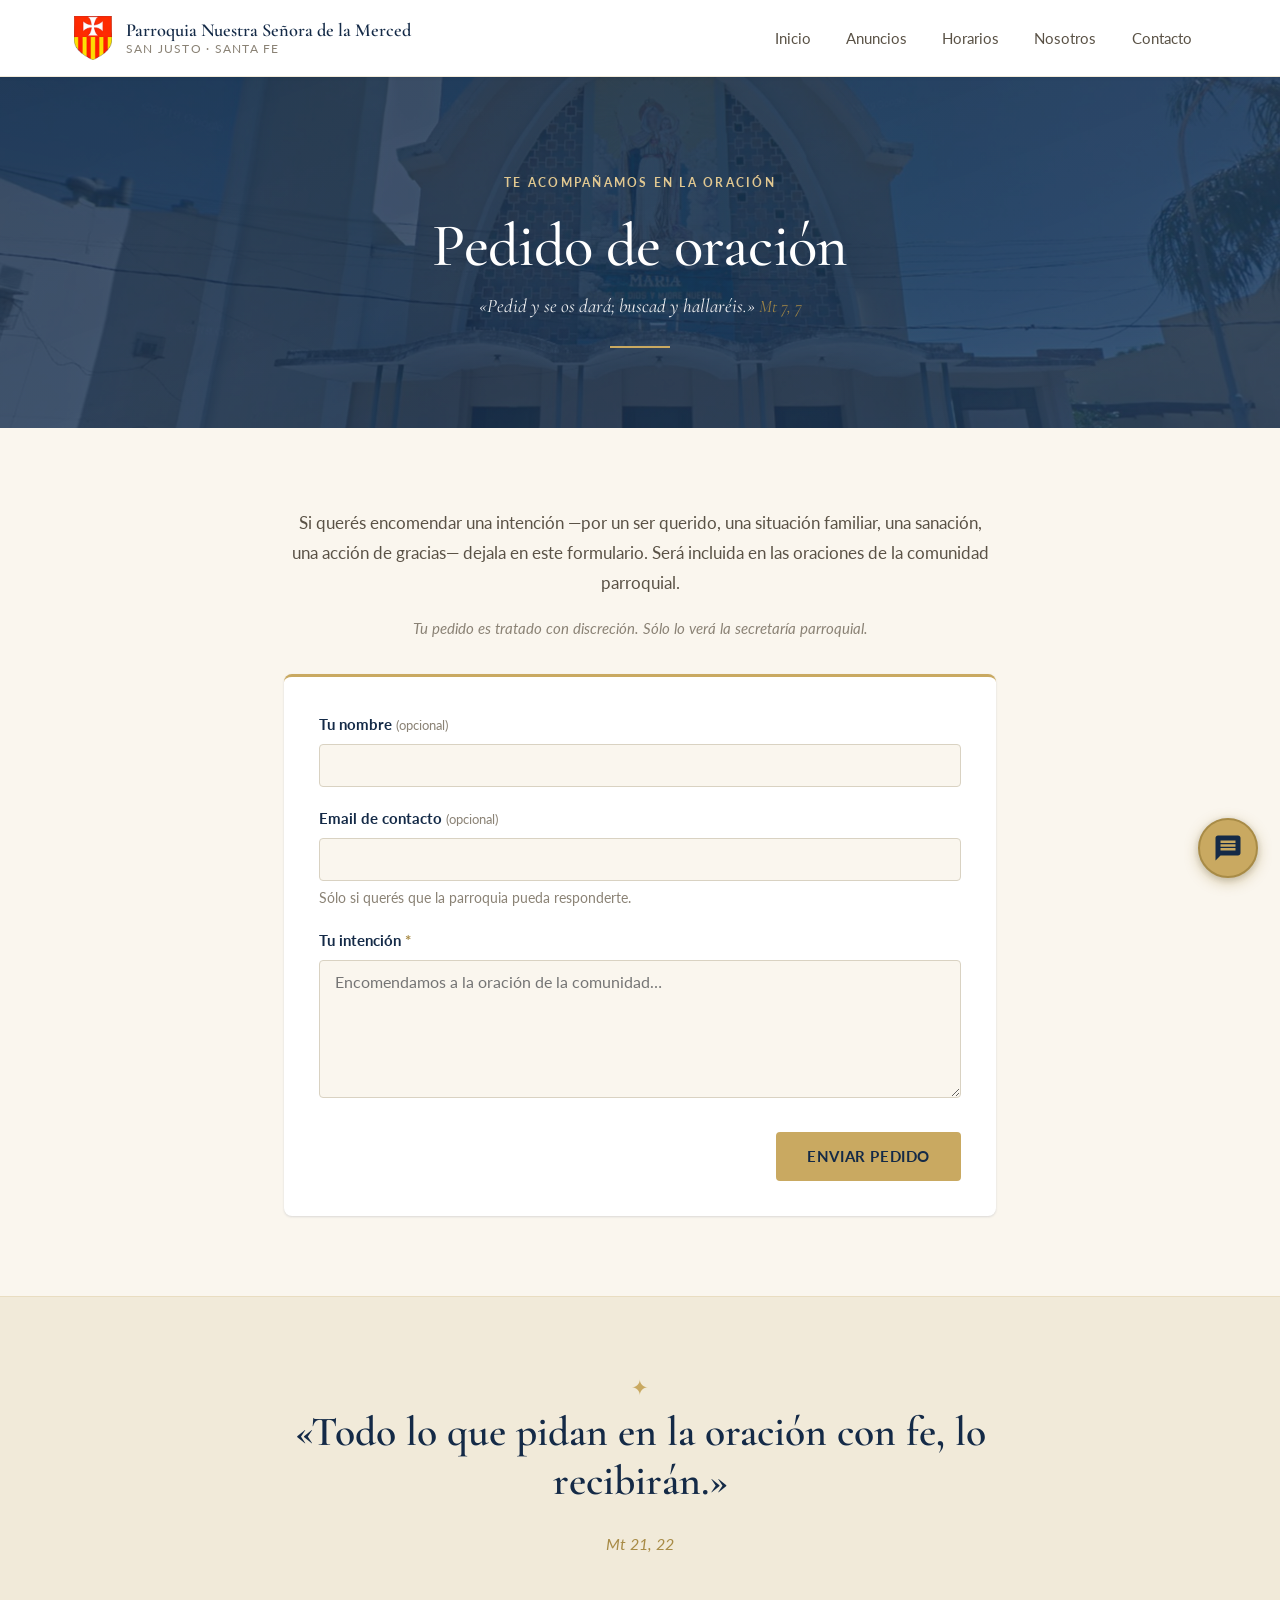
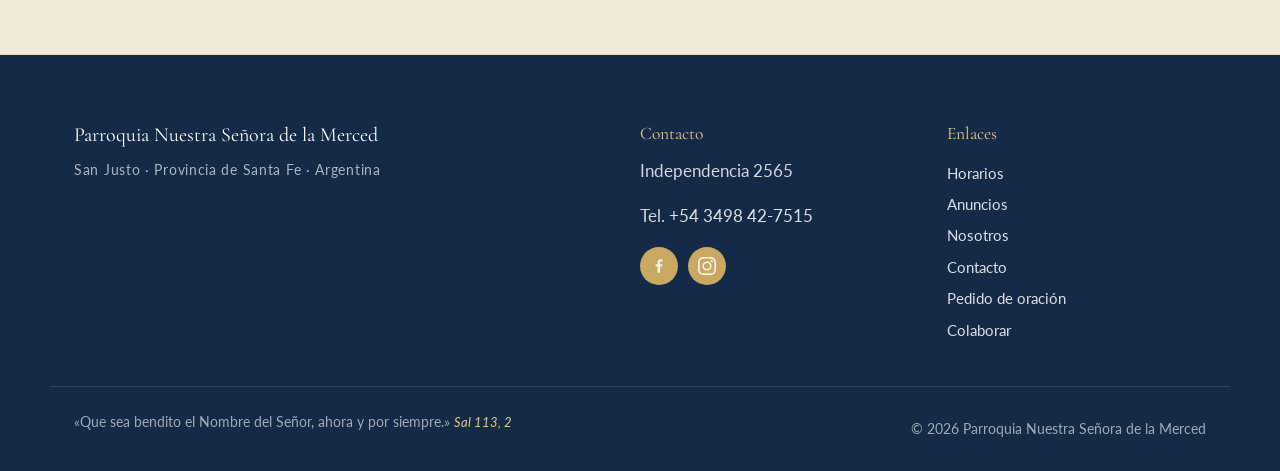
<file: oracion.html>
<!DOCTYPE html>
<html lang="es-AR">
<head>
  <meta charset="UTF-8">
  <meta name="viewport" content="width=device-width, initial-scale=1.0">
  <title>Pedido de oración — Parroquia Nuestra Señora de la Merced</title>
  <meta name="description" content="Dejá tu intención de oración. La comunidad parroquial Nuestra Señora de la Merced de San Justo, Santa Fe, te acompaña en la oración.">
  <link rel="icon" type="image/x-icon" href="img/favicon.ico">

  <!-- PWA -->
  <link rel="manifest" href="manifest.json">
  <meta name="theme-color" content="#1e3a5f">
  <link rel="apple-touch-icon" href="img/app-icon.jpg">

  <!-- Open Graph / Redes sociales -->
  <meta property="og:type" content="website">
  <meta property="og:site_name" content="Parroquia Nuestra Señora de la Merced">
  <meta property="og:locale" content="es_AR">
  <meta property="og:title" content="Pedido de oración — Parroquia Nuestra Señora de la Merced">
  <meta property="og:description" content="Encomendá tu intención a la comunidad parroquial. María, Madre de Misericordia, intercede por nosotros.">
  <meta property="og:url" content="https://gustiolmos.github.io/lamercedsj-web/oracion.html">
  <meta property="og:image" content="https://gustiolmos.github.io/lamercedsj-web/img/fachada.jpg">
  <meta name="twitter:card" content="summary_large_image">
  <link rel="canonical" href="https://gustiolmos.github.io/lamercedsj-web/oracion.html">

  <link rel="preconnect" href="https://fonts.googleapis.com">
  <link rel="preconnect" href="https://fonts.gstatic.com" crossorigin>
  <link href="https://fonts.googleapis.com/css2?family=Cormorant+Garamond:wght@400;500;600;700&family=Lato:wght@300;400;700&display=swap" rel="stylesheet">
  <link rel="stylesheet" href="css/styles.css">
</head>
<body>
  <header class="site-header">
    <div class="header-inner container">
      <a href="index.html" class="brand">
        <span class="brand-mark"><img src="img/escudo.png" alt="Escudo parroquial"></span>
        <span class="brand-text">
          <span class="brand-title">Parroquia Nuestra Señora de la Merced</span>
          <span class="brand-sub">San Justo &middot; Santa Fe</span>
        </span>
      </a>
      <button class="nav-toggle" aria-label="Abrir menú" aria-expanded="false">
        <span></span><span></span><span></span>
      </button>
      <nav class="site-nav" aria-label="Principal">
        <a href="index.html">Inicio</a>
        <a href="anuncios.html">Anuncios</a>
        <a href="horarios.html">Horarios</a>
        <a href="nosotros.html">Nosotros</a>
        <a href="contacto.html">Contacto</a>
      </nav>
    </div>
  </header>

  <main>
    <section class="page-hero with-image">
      <div class="container">
        <p class="eyebrow">Te acompañamos en la oración</p>
        <h1>Pedido de oración</h1>
        <p class="page-sub">«Pedid y se os dará; buscad y hallaréis.» <span class="cite">Mt 7, 7</span></p>
      </div>
    </section>

    <section class="section">
      <div class="container narrow">
        <div class="prose centered-text" style="margin-bottom:2rem;">
          <p>Si querés encomendar una intención —por un ser querido, una situación familiar, una sanación, una acción de gracias— dejala en este formulario. Será incluida en las oraciones de la comunidad parroquial.</p>
          <p style="color:var(--color-muted);font-size:0.95rem;"><em>Tu pedido es tratado con discreción. Sólo lo verá la secretaría parroquial.</em></p>
        </div>

        <!--
          Formulario de pedidos de oración.
          IMPORTANTE: el atributo action apunta a Formspree (servicio gratuito hasta 50 envíos/mes).
          Pasos para activarlo:
            1) Ir a https://formspree.io y crear cuenta con el email de la parroquia.
            2) Crear un nuevo formulario y copiar el "form ID" (algo como xyzabcde).
            3) Reemplazar TU_FORM_ID en la línea de abajo por ese ID.
          Mientras esté con TU_FORM_ID, el formulario no enviará nada.
        -->
        <form class="prayer-form" action="https://formspree.io/f/TU_FORM_ID" method="POST">
          <div class="form-row">
            <label for="nombre">Tu nombre <span class="form-optional">(opcional)</span></label>
            <input type="text" id="nombre" name="nombre" autocomplete="name" maxlength="80">
          </div>

          <div class="form-row">
            <label for="email">Email de contacto <span class="form-optional">(opcional)</span></label>
            <input type="email" id="email" name="email" autocomplete="email" maxlength="120">
            <small class="form-hint">Sólo si querés que la parroquia pueda responderte.</small>
          </div>

          <div class="form-row">
            <label for="intencion">Tu intención <span class="form-required">*</span></label>
            <textarea id="intencion" name="intencion" required rows="6" maxlength="1500" placeholder="Encomendamos a la oración de la comunidad…"></textarea>
          </div>

          <!-- Honeypot anti-spam (Formspree ignora envíos con este campo lleno) -->
          <input type="text" name="_gotcha" tabindex="-1" autocomplete="off" style="display:none">
          <input type="hidden" name="_subject" value="Pedido de oración desde el sitio web">

          <div class="form-actions">
            <button type="submit" class="btn btn-primary">Enviar pedido</button>
          </div>
        </form>
      </div>
    </section>

    <section class="section section-alt">
      <div class="container narrow centered-text">
        <div class="ornament-mini centered" aria-hidden="true">✦</div>
        <h2>«Todo lo que pidan en la oración con fe, lo recibirán.»</h2>
        <p class="cite">Mt 21, 22</p>
      </div>
    </section>
  </main>

  <footer class="site-footer">
    <div class="container footer-grid">
      <div>
        <p class="footer-brand">Parroquia Nuestra Señora de la Merced</p>
        <p class="footer-sub">San Justo &middot; Provincia de Santa Fe &middot; Argentina</p>
      </div>
      <div>
        <p class="footer-heading">Contacto</p>
        <p>Independencia 2565</p>
        <p>Tel. <a href="tel:+543498427515">+54 3498 42-7515</a></p>
        <div class="footer-social">
          <a href="https://www.facebook.com/lamercedsj/" target="_blank" rel="noopener" class="social-link" aria-label="Facebook">
            <svg viewBox="0 0 24 24" aria-hidden="true"><path d="M13.397 20.997v-8.196h2.765l.412-3.209h-3.177V7.548c0-.926.258-1.56 1.587-1.56h1.684V3.127c-.292-.039-1.292-.125-2.46-.125-2.434 0-4.097 1.486-4.097 4.213v2.355h-2.752v3.209h2.752v8.218h3.286z"/></svg>
          </a>
          <a href="https://www.instagram.com/lamercedsj/" target="_blank" rel="noopener" class="social-link" aria-label="Instagram">
            <svg viewBox="0 0 24 24" aria-hidden="true"><path d="M12 2.163c3.204 0 3.584.012 4.85.07 3.252.148 4.771 1.691 4.919 4.919.058 1.265.069 1.645.069 4.849 0 3.205-.012 3.584-.069 4.849-.149 3.225-1.664 4.771-4.919 4.919-1.266.058-1.644.07-4.85.07-3.204 0-3.584-.012-4.849-.07-3.26-.149-4.771-1.699-4.919-4.92-.058-1.265-.07-1.644-.07-4.849 0-3.204.013-3.583.07-4.849.149-3.227 1.664-4.771 4.919-4.919 1.266-.057 1.645-.069 4.849-.069zM12 0C8.741 0 8.333.014 7.053.072 2.695.272.273 2.69.073 7.052.014 8.333 0 8.741 0 12c0 3.259.014 3.668.072 4.948.2 4.358 2.618 6.78 6.98 6.98C8.333 23.986 8.741 24 12 24c3.259 0 3.668-.014 4.948-.072 4.354-.2 6.782-2.618 6.979-6.98.059-1.28.073-1.689.073-4.948 0-3.259-.014-3.667-.072-4.947-.196-4.354-2.617-6.78-6.979-6.98C15.668.014 15.259 0 12 0zm0 5.838a6.162 6.162 0 100 12.324 6.162 6.162 0 000-12.324zM12 16a4 4 0 110-8 4 4 0 010 8zm6.406-11.845a1.44 1.44 0 100 2.881 1.44 1.44 0 000-2.881z"/></svg>
          </a>
        </div>
      </div>
      <div>
        <p class="footer-heading">Enlaces</p>
        <ul class="footer-links">
          <li><a href="horarios.html">Horarios</a></li>
          <li><a href="anuncios.html">Anuncios</a></li>
          <li><a href="nosotros.html">Nosotros</a></li>
          <li><a href="contacto.html">Contacto</a></li>
          <li><a href="oracion.html">Pedido de oración</a></li>
          <li><a href="colaborar.html">Colaborar</a></li>
        </ul>
      </div>
    </div>
    <div class="container footer-bottom">
      <p>«Que sea bendito el Nombre del Señor, ahora y por siempre.» <span class="cite">Sal 113, 2</span></p>
      <p class="copyright">© <span id="year"></span> Parroquia Nuestra Señora de la Merced</p>
    </div>
  </footer>

  <a href="https://wa.me/5493498427515?text=Hola,%20me%20comunico%20desde%20el%20sitio%20web%20de%20la%20parroquia." class="wa-float" target="_blank" rel="noopener" aria-label="Escribir por WhatsApp">
    <svg viewBox="0 0 24 24" aria-hidden="true"><path d="M17.498 14.382c-.301-.15-1.767-.867-2.04-.966-.273-.101-.473-.15-.673.15-.197.295-.771.964-.944 1.162-.175.195-.349.21-.646.075-.3-.15-1.263-.465-2.403-1.485-.888-.795-1.484-1.77-1.66-2.07-.174-.3-.019-.465.13-.615.136-.135.301-.345.451-.523.146-.181.194-.301.297-.496.1-.21.049-.375-.025-.524-.075-.15-.672-1.62-.922-2.206-.24-.584-.487-.51-.672-.51-.172-.015-.371-.015-.571-.015-.2 0-.523.074-.797.359-.273.3-1.045 1.02-1.045 2.475s1.07 2.865 1.219 3.075c.149.195 2.105 3.195 5.1 4.485.714.3 1.27.48 1.704.629.714.227 1.365.195 1.88.121.574-.091 1.767-.721 2.016-1.426.255-.705.255-1.29.18-1.425-.074-.135-.27-.21-.57-.345m-5.446 7.443h-.016c-1.77 0-3.524-.48-5.055-1.38l-.36-.214-3.75.975 1.005-3.645-.239-.375a9.869 9.869 0 01-1.51-5.26c0-5.445 4.455-9.885 9.942-9.885 2.654 0 5.145 1.035 7.021 2.91 1.875 1.875 2.909 4.365 2.909 7.02-.004 5.444-4.46 9.885-9.945 9.885M20.52 3.449C18.24 1.245 15.24 0 12.045 0 5.463 0 .104 5.334.101 11.893c0 2.096.549 4.14 1.595 5.945L0 24l6.335-1.652a12.062 12.062 0 005.71 1.447h.006c6.585 0 11.946-5.336 11.949-11.896 0-3.176-1.24-6.165-3.495-8.411"/></svg>
  </a>

  <nav class="bottom-nav" aria-label="Navegación principal">
    <a href="index.html" class="bn-item">
      <svg viewBox="0 0 24 24" aria-hidden="true"><path d="M12 3L2 12h3v9h6v-7h2v7h6v-9h3z"/></svg>
      <span>Inicio</span>
    </a>
    <a href="anuncios.html" class="bn-item">
      <svg viewBox="0 0 24 24" aria-hidden="true"><path d="M12 22a2 2 0 002-2h-4a2 2 0 002 2zm6-6V11c0-3.07-1.63-5.64-4.5-6.32V4a1.5 1.5 0 00-3 0v.68C7.64 5.36 6 7.92 6 11v5l-2 2v1h16v-1l-2-2z"/></svg>
      <span>Anuncios</span>
    </a>
    <a href="horarios.html" class="bn-item">
      <svg viewBox="0 0 24 24" aria-hidden="true"><path d="M12 2C6.5 2 2 6.5 2 12s4.5 10 10 10 10-4.5 10-10S17.5 2 12 2zm0 18c-4.41 0-8-3.59-8-8s3.59-8 8-8 8 3.59 8 8-3.59 8-8 8zm.5-13H11v6l5.25 3.15.75-1.23-4.5-2.67V7z"/></svg>
      <span>Horarios</span>
    </a>
    <a href="nosotros.html" class="bn-item">
      <svg viewBox="0 0 24 24" aria-hidden="true"><path d="M12 2C6.48 2 2 6.48 2 12s4.48 10 10 10 10-4.48 10-10S17.52 2 12 2zm1 15h-2v-6h2v6zm0-8h-2V7h2v2z"/></svg>
      <span>Nosotros</span>
    </a>
    <a href="contacto.html" class="bn-item">
      <svg viewBox="0 0 24 24" aria-hidden="true"><path d="M12 2C8.13 2 5 5.13 5 9c0 5.25 7 13 7 13s7-7.75 7-13c0-3.87-3.13-7-7-7zm0 9.5a2.5 2.5 0 010-5 2.5 2.5 0 010 5z"/></svg>
      <span>Contacto</span>
    </a>
  </nav>

  <button class="chat-toggle" type="button" aria-label="Abrir asistente" aria-expanded="false">
    <svg viewBox="0 0 24 24" aria-hidden="true"><path d="M20 2H4c-1.1 0-1.99.9-1.99 2L2 22l4-4h14c1.1 0 2-.9 2-2V4c0-1.1-.9-2-2-2zm-2 12H6v-2h12v2zm0-3H6V9h12v2zm0-3H6V6h12v2z"/></svg>
  </button>
  <aside class="chat-panel" role="dialog" aria-label="Asistente parroquial" aria-hidden="true">
    <header class="chat-head">
      <div class="chat-head-info">
        <span class="chat-avatar" aria-hidden="true"><svg viewBox="0 0 24 24"><path d="M11 7h2v4h4v2h-4v8h-2v-8H7v-2h4z"/></svg></span>
        <div>
          <p class="chat-title">Asistente parroquial</p>
          <p class="chat-status">Te ayudo con consultas frecuentes</p>
        </div>
      </div>
      <button type="button" class="chat-close" aria-label="Cerrar chat">&times;</button>
    </header>
    <div class="chat-body" role="log" aria-live="polite"></div>
    <div class="chat-quick"></div>
    <form class="chat-input" autocomplete="off">
      <input type="text" placeholder="Escribí tu consulta…" aria-label="Mensaje">
      <button type="submit" aria-label="Enviar"><svg viewBox="0 0 24 24" aria-hidden="true"><path d="M2.01 21L23 12 2.01 3 2 10l15 2-15 2z"/></svg></button>
    </form>
  </aside>

  <script src="js/main.js"></script>
  <script src="js/chatbot.js"></script>
  <script src="js/analytics.js"></script>
  <script>
    if ('serviceWorker' in navigator) {
      window.addEventListener('load', function() {
        navigator.serviceWorker.register('sw.js').catch(function() {});
      });
    }
  </script>
</body>
</html>
</file>
<file: css/styles.css>
/* =========================================================
   Parroquia Nuestra Señora de la Merced — Hoja de estilos
   Paleta: azul mariano, dorado, crema. Estilo clásico católico.
   ========================================================= */

:root {
  --color-primary: #1e3a5f;
  --color-primary-dark: #142a47;
  --color-primary-light: #2d4f7a;
  --color-gold: #c9a961;
  --color-gold-dark: #a88b46;
  --color-gold-light: #e1c891;
  --color-cream: #faf6ee;
  --color-cream-dark: #f1ead9;
  --color-text: #2c2419;
  --color-text-soft: #5a5246;
  --color-muted: #8a8275;
  --color-white: #ffffff;
  --color-overlay: rgba(20, 42, 71, 0.78);

  --font-serif: 'Cormorant Garamond', 'Garamond', Georgia, serif;
  --font-sans: 'Lato', -apple-system, BlinkMacSystemFont, 'Segoe UI', sans-serif;

  --shadow-sm: 0 1px 3px rgba(20, 42, 71, 0.08), 0 1px 2px rgba(20, 42, 71, 0.06);
  --shadow-md: 0 4px 12px rgba(20, 42, 71, 0.10), 0 2px 4px rgba(20, 42, 71, 0.06);
  --shadow-lg: 0 12px 32px rgba(20, 42, 71, 0.14);

  --radius-sm: 4px;
  --radius-md: 8px;

  --container-max: 1180px;
  --container-narrow: 760px;
}

/* ---------- Reset / base ---------- */
*, *::before, *::after { box-sizing: border-box; }
html { scroll-behavior: smooth; }
body {
  margin: 0;
  font-family: var(--font-sans);
  font-size: 17px;
  line-height: 1.65;
  color: var(--color-text);
  background: var(--color-cream);
  -webkit-font-smoothing: antialiased;
  -moz-osx-font-smoothing: grayscale;
}
img { max-width: 100%; display: block; }
a { color: var(--color-primary); text-decoration: none; transition: color .2s ease; }
a:hover { color: var(--color-gold-dark); }

h1, h2, h3, h4 {
  font-family: var(--font-serif);
  font-weight: 600;
  color: var(--color-primary-dark);
  line-height: 1.2;
  margin: 0 0 .6em;
}
h1 { font-size: clamp(2.4rem, 5vw, 3.8rem); letter-spacing: -0.01em; }
h2 { font-size: clamp(1.8rem, 3.5vw, 2.6rem); }
h3 { font-size: 1.45rem; }

p { margin: 0 0 1em; }

.container {
  max-width: var(--container-max);
  margin: 0 auto;
  padding: 0 1.5rem;
}
.container.narrow {
  max-width: var(--container-narrow);
}

.cite {
  font-style: italic;
  color: var(--color-gold-dark);
  font-size: 0.92em;
  white-space: nowrap;
}

.eyebrow {
  text-transform: uppercase;
  letter-spacing: 0.18em;
  font-size: 0.78rem;
  color: var(--color-gold);
  font-weight: 700;
  margin-bottom: 1rem;
}

/* ---------- Header / Navegación ---------- */
.site-header {
  background: var(--color-white);
  border-bottom: 1px solid var(--color-cream-dark);
  box-shadow: var(--shadow-sm);
  position: sticky;
  top: 0;
  z-index: 100;
}
.header-inner {
  display: flex;
  align-items: center;
  justify-content: space-between;
  gap: 2rem;
  padding-top: 1rem;
  padding-bottom: 1rem;
}
.brand {
  display: flex;
  align-items: center;
  gap: 0.85rem;
  color: var(--color-primary-dark);
}
.brand:hover { color: var(--color-primary-dark); }
.brand-mark {
  font-size: 1.8rem;
  color: var(--color-gold);
  line-height: 1;
  display: flex;
  align-items: center;
}
.brand-mark img {
  width: 38px;
  height: auto;
  display: block;
}
.brand-text { display: flex; flex-direction: column; line-height: 1.1; }
.brand-title {
  font-family: var(--font-serif);
  font-weight: 600;
  font-size: 1.15rem;
  color: var(--color-primary-dark);
}
.brand-sub {
  font-size: 0.78rem;
  letter-spacing: 0.1em;
  text-transform: uppercase;
  color: var(--color-muted);
  margin-top: 2px;
}

.site-nav {
  display: flex;
  gap: 0.4rem;
  align-items: center;
}
.site-nav a {
  font-size: 0.95rem;
  font-weight: 400;
  padding: 0.5rem 0.9rem;
  border-radius: var(--radius-sm);
  color: var(--color-text-soft);
  position: relative;
  transition: color .2s, background .2s;
}
.site-nav a:hover { color: var(--color-primary); background: var(--color-cream); }
.site-nav a.active {
  color: var(--color-primary-dark);
  font-weight: 700;
}
.site-nav a.active::after {
  content: "";
  display: block;
  width: 22px;
  height: 2px;
  background: var(--color-gold);
  margin: 4px auto 0;
}

.nav-toggle {
  display: none;
  flex-direction: column;
  gap: 5px;
  width: 36px;
  height: 36px;
  background: transparent;
  border: 0;
  cursor: pointer;
  padding: 8px 6px;
  align-items: stretch;
  justify-content: center;
}
.nav-toggle span {
  display: block;
  height: 2px;
  background: var(--color-primary-dark);
  transition: transform .2s;
}

/* ---------- Hero (home) ---------- */
.hero {
  position: relative;
  min-height: 78vh;
  display: flex;
  align-items: center;
  justify-content: center;
  text-align: center;
  color: var(--color-white);
  overflow: hidden;
  background:
    linear-gradient(160deg, rgba(20,42,71,0.78) 0%, rgba(30,58,95,0.72) 50%, rgba(20,42,71,0.85) 100%),
    url('../img/fachada.jpg') center 30% / cover no-repeat;
}
.hero::before {
  content: "";
  position: absolute;
  inset: 0;
  background-image:
    radial-gradient(circle at 30% 20%, rgba(201, 169, 97, 0.18), transparent 55%),
    radial-gradient(circle at 70% 80%, rgba(201, 169, 97, 0.12), transparent 60%);
  pointer-events: none;
}
.hero::after {
  content: "✦";
  position: absolute;
  top: 6%;
  left: 50%;
  transform: translateX(-50%);
  color: rgba(225, 200, 145, 0.45);
  font-size: 2.4rem;
  pointer-events: none;
}
.hero-content {
  position: relative;
  z-index: 2;
  padding: 5rem 1.5rem;
  max-width: 900px;
}
.hero-content .eyebrow { color: var(--color-gold-light); }
.hero h1 {
  color: var(--color-white);
  font-weight: 500;
  font-size: clamp(2.4rem, 5.5vw, 4.2rem);
  margin-bottom: 1.5rem;
  text-shadow: 0 2px 24px rgba(0,0,0,0.35);
}
.hero-tagline {
  font-family: var(--font-serif);
  font-style: italic;
  font-size: clamp(1.15rem, 2vw, 1.4rem);
  color: rgba(255,255,255,0.92);
  max-width: 640px;
  margin: 0 auto 2.5rem;
  line-height: 1.5;
}
.hero-tagline .cite { color: var(--color-gold-light); }
.hero-actions {
  display: flex;
  gap: 1rem;
  justify-content: center;
  flex-wrap: wrap;
}

/* ---------- Botones ---------- */
.btn {
  display: inline-block;
  padding: 0.85rem 1.8rem;
  font-family: var(--font-sans);
  font-size: 0.95rem;
  font-weight: 700;
  letter-spacing: 0.04em;
  text-transform: uppercase;
  border-radius: var(--radius-sm);
  border: 2px solid transparent;
  cursor: pointer;
  transition: all .2s ease;
  text-align: center;
}
.btn-primary {
  background: var(--color-gold);
  color: var(--color-primary-dark);
  border-color: var(--color-gold);
}
.btn-primary:hover {
  background: var(--color-gold-dark);
  border-color: var(--color-gold-dark);
  color: var(--color-white);
}
.btn-ghost {
  background: transparent;
  color: var(--color-white);
  border-color: rgba(255,255,255,0.5);
}
.btn-ghost:hover {
  background: rgba(255,255,255,0.1);
  border-color: var(--color-white);
  color: var(--color-white);
}
.btn-outline {
  background: transparent;
  color: var(--color-primary-dark);
  border-color: var(--color-primary);
}
.btn-outline:hover {
  background: var(--color-primary);
  color: var(--color-white);
}
.link-arrow {
  display: inline-block;
  font-weight: 700;
  font-size: 0.92rem;
  letter-spacing: 0.02em;
  color: var(--color-primary);
  margin-top: 0.5rem;
}
.link-arrow:hover { color: var(--color-gold-dark); }

/* ---------- Page hero (subpáginas) ---------- */
.page-hero {
  background:
    radial-gradient(circle at 80% 30%, rgba(201, 169, 97, 0.15), transparent 55%),
    linear-gradient(140deg, #142a47 0%, #1e3a5f 100%);
  color: var(--color-white);
  padding: 5rem 0 4rem;
  text-align: center;
  position: relative;
}
.page-hero::after {
  content: "";
  display: block;
  width: 60px;
  height: 2px;
  background: var(--color-gold);
  margin: 1.5rem auto 0;
}
.page-hero h1 {
  color: var(--color-white);
  font-weight: 500;
  margin-bottom: 0.5rem;
}
.page-hero .eyebrow { color: var(--color-gold-light); }
.page-sub {
  font-family: var(--font-serif);
  font-style: italic;
  font-size: 1.2rem;
  opacity: 0.92;
  margin: 0;
}

/* ---------- Secciones ---------- */
.section {
  padding: 5rem 0;
}
.section-alt {
  background: var(--color-cream-dark);
  border-top: 1px solid rgba(201,169,97,0.2);
  border-bottom: 1px solid rgba(201,169,97,0.2);
}
.section-dark {
  background:
    radial-gradient(circle at 50% 50%, rgba(201,169,97,0.12), transparent 70%),
    linear-gradient(135deg, #1e3a5f, #142a47);
  color: var(--color-white);
}
.section-dark h2, .section-dark h3 { color: var(--color-white); }

.section-header {
  text-align: center;
  margin-bottom: 3rem;
}
.section-sub {
  color: var(--color-text-soft);
  font-family: var(--font-serif);
  font-style: italic;
  font-size: 1.15rem;
  margin: 0;
}

/* ---------- Ornamentos ---------- */
.ornament, .ornament-large, .ornament-mini {
  color: var(--color-gold);
  text-align: center;
  line-height: 1;
}
.ornament { font-size: 2rem; margin-bottom: 1rem; }
.ornament-large { font-size: 2.5rem; margin-bottom: 1.5rem; }
.ornament-mini { font-size: 1.3rem; display: inline-block; margin-bottom: 0.6rem; }
.ornament-mini.centered { display: block; }

.divider {
  text-align: center;
  margin: 3rem 0;
  position: relative;
}
.divider::before {
  content: "";
  position: absolute;
  top: 50%;
  left: 0;
  right: 0;
  height: 1px;
  background: linear-gradient(to right, transparent, var(--color-gold-light), transparent);
}
.divider span {
  position: relative;
  display: inline-block;
  background: var(--color-cream);
  padding: 0 1rem;
  color: var(--color-gold);
  font-size: 1.1rem;
}
.end-mark {
  text-align: center;
  color: var(--color-gold);
  font-size: 1.5rem;
  margin-top: 3rem;
  letter-spacing: 1rem;
  padding-left: 1rem;
}

/* ---------- Layouts ---------- */
.two-col {
  display: grid;
  grid-template-columns: 1.2fr 1fr;
  gap: 3rem;
  align-items: center;
}
.three-col {
  display: grid;
  grid-template-columns: repeat(3, 1fr);
  gap: 2rem;
}
.cards-grid {
  display: grid;
  grid-template-columns: repeat(auto-fit, minmax(280px, 1fr));
  gap: 1.5rem;
}
.centered-action {
  text-align: center;
  margin-top: 3rem;
}
.centered-text { text-align: center; }

/* ---------- Schedule card (home) ---------- */
.schedule-card {
  background: var(--color-white);
  padding: 2.5rem;
  border-radius: var(--radius-md);
  box-shadow: var(--shadow-md);
  border-top: 4px solid var(--color-gold);
}
.schedule-card h3 {
  margin-top: 0;
  color: var(--color-primary-dark);
  border-bottom: 1px solid var(--color-cream-dark);
  padding-bottom: 0.6rem;
}
.mini-schedule {
  list-style: none;
  padding: 0;
  margin: 0 0 1rem;
}
.mini-schedule li {
  display: flex;
  justify-content: space-between;
  gap: 1rem;
  padding: 0.7rem 0;
  border-bottom: 1px dashed var(--color-cream-dark);
  font-size: 0.98rem;
}
.mini-schedule li:last-child { border-bottom: 0; }
.mini-schedule .day { font-weight: 700; color: var(--color-primary); }
.mini-schedule .time { color: var(--color-text-soft); }

.ornament-block .ornament { text-align: left; }

/* ---------- Cards ---------- */
.card {
  background: var(--color-white);
  padding: 2rem;
  border-radius: var(--radius-md);
  box-shadow: var(--shadow-sm);
  border-top: 3px solid var(--color-gold);
  transition: transform .2s, box-shadow .2s;
}
.card:hover {
  transform: translateY(-3px);
  box-shadow: var(--shadow-md);
}
.card h3 { margin: 0.4rem 0 0.8rem; }
.card-date {
  font-size: 0.78rem;
  text-transform: uppercase;
  letter-spacing: 0.12em;
  color: var(--color-gold-dark);
  font-weight: 700;
}

/* ---------- Event cards (calendario) ---------- */
.event-card {
  display: flex;
  flex-direction: column;
}
.event-card p { flex: 1; }
.event-countdown {
  display: inline-block;
  align-self: flex-start;
  margin-top: 0.6rem;
  padding: 0.32rem 0.8rem;
  background: var(--color-cream-dark);
  color: var(--color-primary);
  border-radius: 999px;
  font-size: 0.82rem;
  font-weight: 700;
  letter-spacing: 0.02em;
}
.event-featured {
  border-top-color: var(--color-primary);
  background: linear-gradient(180deg, #fffdf6 0%, #ffffff 100%);
  box-shadow: var(--shadow-md);
}
.event-featured .event-countdown {
  background: var(--color-primary);
  color: var(--color-gold-light);
}
.events-empty {
  text-align: center;
  color: var(--color-muted);
  font-style: italic;
  padding: 2rem 0;
}

/* ---------- Formularios (oración / contacto / colaborar) ---------- */
.prayer-form {
  background: var(--color-white);
  padding: 2.2rem;
  border-radius: var(--radius-md);
  box-shadow: var(--shadow-sm);
  border-top: 3px solid var(--color-gold);
}
.form-row { margin-bottom: 1.2rem; }
.form-row label {
  display: block;
  font-weight: 700;
  color: var(--color-primary-dark);
  margin-bottom: 0.4rem;
  font-size: 0.95rem;
}
.form-optional { color: var(--color-muted); font-weight: 400; font-size: 0.85em; }
.form-required { color: var(--color-gold-dark); }
.form-row input,
.form-row textarea {
  width: 100%;
  padding: 0.7rem 0.9rem;
  border: 1px solid #d9d2c2;
  border-radius: var(--radius-sm);
  font-family: var(--font-sans);
  font-size: 1rem;
  color: var(--color-text);
  background: var(--color-cream);
  transition: border-color .15s, box-shadow .15s;
}
.form-row input:focus,
.form-row textarea:focus {
  outline: none;
  border-color: var(--color-gold);
  box-shadow: 0 0 0 3px rgba(201, 169, 97, 0.18);
  background: var(--color-white);
}
.form-row textarea { resize: vertical; min-height: 130px; }
.form-hint {
  display: block;
  margin-top: 0.35rem;
  font-size: 0.85rem;
  color: var(--color-muted);
}
.form-actions {
  margin-top: 1.6rem;
  display: flex;
  justify-content: flex-end;
}

/* ---------- Donaciones / colaborar ---------- */
.donate-block {
  background: var(--color-white);
  padding: 2.5rem 2rem;
  border-radius: var(--radius-md);
  box-shadow: var(--shadow-sm);
  border-top: 3px solid var(--color-gold);
  text-align: center;
}
.donate-uses {
  display: grid;
  grid-template-columns: repeat(3, 1fr);
  gap: 1.2rem;
  margin: 2rem 0;
  text-align: left;
}
.donate-use {
  background: var(--color-cream);
  padding: 1.2rem;
  border-radius: var(--radius-sm);
}
.donate-use h4 {
  color: var(--color-primary);
  font-family: var(--font-serif);
  margin: 0 0 0.4rem;
  font-size: 1.1rem;
}
.donate-use p { margin: 0; font-size: 0.92rem; color: var(--color-text-soft); }
.btn-mp {
  background: #009ee3;
  color: #fff;
  border-color: #009ee3;
}
.btn-mp:hover { background: #007fb3; border-color: #007fb3; color: #fff; }
.donate-disabled {
  margin-top: 1rem;
  padding: 1rem;
  background: var(--color-cream-dark);
  border-radius: var(--radius-sm);
  color: var(--color-text-soft);
  font-size: 0.92rem;
}
@media (max-width: 720px) {
  .donate-uses { grid-template-columns: 1fr; }
}

/* ---------- Quote block ---------- */
.quote-block {
  text-align: center;
  max-width: 820px;
}
.quote-block blockquote {
  font-family: var(--font-serif);
  font-style: italic;
  font-size: clamp(1.3rem, 2.4vw, 1.7rem);
  line-height: 1.5;
  margin: 0 0 1.2rem;
  color: rgba(255,255,255,0.95);
  position: relative;
  padding: 0 1.5rem;
}
.quote-block blockquote::before,
.quote-block blockquote::after {
  color: var(--color-gold-light);
  font-size: 2rem;
  font-family: var(--font-serif);
  line-height: 0;
  vertical-align: -0.2em;
}
.quote-author {
  color: var(--color-gold-light);
  letter-spacing: 0.08em;
  text-transform: uppercase;
  font-size: 0.85rem;
  font-weight: 700;
  margin: 0;
}

/* ---------- Info blocks (3-col home) ---------- */
.info-block {
  text-align: center;
  padding: 1rem;
}
.info-icon {
  width: 64px;
  height: 64px;
  margin: 0 auto 1.2rem;
  display: flex;
  align-items: center;
  justify-content: center;
  font-size: 1.8rem;
  color: var(--color-gold);
  border: 2px solid var(--color-gold);
  border-radius: 50%;
  background: var(--color-white);
}
.info-block h3 { margin-bottom: 0.6rem; }

/* ---------- Anuncios (página) ---------- */
.announcement {
  background: var(--color-white);
  padding: 2.5rem;
  border-radius: var(--radius-md);
  box-shadow: var(--shadow-sm);
  border-left: 4px solid var(--color-gold);
  margin-bottom: 2rem;
}
.announcement-head {
  display: flex;
  align-items: center;
  gap: 1rem;
  margin-bottom: 0.6rem;
  flex-wrap: wrap;
}
.announcement-date {
  color: var(--color-primary);
  font-weight: 700;
  text-transform: uppercase;
  letter-spacing: 0.08em;
  font-size: 0.85rem;
}
.announcement-tag {
  background: var(--color-cream-dark);
  color: var(--color-gold-dark);
  padding: 0.2rem 0.7rem;
  border-radius: 999px;
  font-size: 0.75rem;
  text-transform: uppercase;
  letter-spacing: 0.08em;
  font-weight: 700;
}
.announcement h2 {
  margin: 0.2rem 0 1rem;
  font-size: 1.7rem;
}
.announcement p:last-child { margin-bottom: 0; }

/* ---------- Schedule (horarios) ---------- */
.schedule-grid {
  display: grid;
  grid-template-columns: repeat(auto-fit, minmax(310px, 1fr));
  gap: 2rem;
}
.schedule-block {
  background: var(--color-white);
  padding: 2.2rem;
  border-radius: var(--radius-md);
  box-shadow: var(--shadow-sm);
  border-top: 4px solid var(--color-primary);
}
.schedule-icon {
  font-size: 2rem;
  color: var(--color-gold);
  margin-bottom: 0.5rem;
  line-height: 1;
}
.schedule-block h2 {
  font-size: 1.6rem;
  margin: 0 0 1rem;
}
.schedule-table {
  width: 100%;
  border-collapse: collapse;
  margin: 0.5rem 0;
}
.schedule-table th, .schedule-table td {
  text-align: left;
  padding: 0.7rem 0;
  border-bottom: 1px dashed var(--color-cream-dark);
  font-weight: 400;
  vertical-align: top;
}
.schedule-table th {
  color: var(--color-primary);
  font-weight: 700;
  font-size: 0.95rem;
  white-space: nowrap;
  padding-right: 1rem;
}
.schedule-table td {
  color: var(--color-text-soft);
  text-align: right;
}
.schedule-table tr:last-child th,
.schedule-table tr:last-child td { border-bottom: 0; }
.schedule-note {
  font-size: 0.9rem;
  color: var(--color-muted);
  font-style: italic;
  margin: 1rem 0 0;
}

.sacraments-grid {
  display: grid;
  grid-template-columns: repeat(auto-fit, minmax(280px, 1fr));
  gap: 1.5rem;
}
.sacrament {
  background: var(--color-white);
  padding: 1.8rem;
  border-radius: var(--radius-md);
  box-shadow: var(--shadow-sm);
  border-bottom: 3px solid var(--color-gold);
}
.sacrament h3 {
  color: var(--color-primary-dark);
  border-bottom: 1px solid var(--color-cream-dark);
  padding-bottom: 0.5rem;
  margin-bottom: 0.8rem;
}
.sacrament-req {
  font-size: 0.92rem;
  color: var(--color-text-soft);
  margin-top: 0.8rem;
  padding-top: 0.8rem;
  border-top: 1px dashed var(--color-cream-dark);
}

/* ---------- Prose (Nosotros) ---------- */
.prose h2 {
  text-align: center;
  margin-bottom: 1.5rem;
}
.prose p {
  font-size: 1.07rem;
  line-height: 1.75;
  color: var(--color-text-soft);
}
.prose strong { color: var(--color-text); }
.bullet-list {
  list-style: none;
  padding: 0;
  margin: 1.2rem 0;
}
.bullet-list li {
  padding: 0.5rem 0 0.5rem 1.8rem;
  position: relative;
  color: var(--color-text-soft);
  line-height: 1.6;
}
.bullet-list li::before {
  content: "✦";
  position: absolute;
  left: 0;
  top: 0.55rem;
  color: var(--color-gold);
  font-size: 0.9rem;
}

/* ---------- Contacto ---------- */
.contact-grid {
  display: grid;
  grid-template-columns: 1fr 1.2fr;
  gap: 2.5rem;
  align-items: stretch;
}
.contact-info {
  display: grid;
  grid-template-columns: repeat(2, 1fr);
  gap: 1.2rem;
  align-content: start;
}
.contact-card {
  background: var(--color-white);
  padding: 1.6rem;
  border-radius: var(--radius-md);
  box-shadow: var(--shadow-sm);
  text-align: center;
  border-top: 3px solid var(--color-gold);
}
.contact-icon {
  font-size: 1.7rem;
  color: var(--color-gold);
  margin-bottom: 0.4rem;
}
.contact-card h3 {
  font-size: 1.15rem;
  margin: 0 0 0.4rem;
}
.contact-card p {
  font-size: 0.95rem;
  color: var(--color-text-soft);
  margin: 0;
}
.map-wrapper {
  background: var(--color-white);
  padding: 0.8rem;
  border-radius: var(--radius-md);
  box-shadow: var(--shadow-md);
  display: flex;
  flex-direction: column;
  min-height: 360px;
}
.map-wrapper iframe {
  flex: 1;
  width: 100%;
  border: 0;
  border-radius: var(--radius-sm);
  min-height: 360px;
}
.map-link {
  text-align: center;
  margin: 0.8rem 0 0.2rem;
  font-size: 0.9rem;
}

/* ---------- Footer ---------- */
.site-footer {
  background: var(--color-primary-dark);
  color: rgba(255,255,255,0.82);
  padding: 4rem 0 1.5rem;
  margin-top: 0;
}
.footer-grid {
  display: grid;
  grid-template-columns: 2fr 1fr 1fr;
  gap: 3rem;
  padding-bottom: 2.5rem;
  border-bottom: 1px solid rgba(255,255,255,0.12);
}
.footer-brand {
  font-family: var(--font-serif);
  font-size: 1.25rem;
  color: var(--color-white);
  margin: 0 0 0.4rem;
}
.footer-sub {
  font-size: 0.88rem;
  color: rgba(255,255,255,0.65);
  letter-spacing: 0.05em;
  margin: 0;
}
.footer-heading {
  font-family: var(--font-serif);
  font-size: 1.1rem;
  color: var(--color-gold-light);
  margin: 0 0 0.6rem;
}
.site-footer a { color: rgba(255,255,255,0.85); }
.site-footer a:hover { color: var(--color-gold-light); }
.footer-links {
  list-style: none;
  padding: 0;
  margin: 0;
}
.footer-links li { padding: 0.2rem 0; font-size: 0.95rem; }
.footer-bottom {
  padding-top: 1.5rem;
  display: flex;
  justify-content: space-between;
  align-items: center;
  flex-wrap: wrap;
  gap: 1rem;
  font-size: 0.85rem;
  color: rgba(255,255,255,0.6);
}
.footer-bottom .cite { color: var(--color-gold-light); }
.copyright { margin: 0; }

/* ---------- Íconos redes sociales (footer) ---------- */
.footer-social {
  margin: 1rem 0 0;
  display: flex;
  gap: 0.6rem;
  align-items: center;
}
.social-link {
  display: inline-flex;
  align-items: center;
  justify-content: center;
  width: 38px;
  height: 38px;
  border-radius: 50%;
  background: var(--color-gold);
  color: var(--color-primary-dark);
  transition: background 0.2s ease, transform 0.2s ease;
}
.social-link:hover {
  background: var(--color-gold-light);
  color: var(--color-primary-dark);
  transform: translateY(-2px);
}
.social-link svg {
  width: 18px;
  height: 18px;
  fill: currentColor;
}

/* ---------- Banner interior (home, solo mobile) ---------- */
.feature-banner {
  display: none;
  width: 100%;
  margin: 0;
  background: var(--color-cream-dark);
}
.feature-banner img {
  width: 100%;
  height: auto;
  display: block;
}
@media (max-width: 720px) {
  .feature-banner { display: block; }
}

/* ---------- Patrona block (Nosotros) ---------- */
.patrona-block {
  display: grid;
  grid-template-columns: 1fr 1.4fr;
  gap: 3rem;
  align-items: center;
  margin: 1rem 0 2rem;
}
.patrona-image {
  position: relative;
  padding: 0.8rem;
  background: var(--color-white);
  border-radius: var(--radius-md);
  box-shadow: var(--shadow-md);
}
.patrona-image::before {
  content: "";
  position: absolute;
  inset: 0;
  border: 1px solid var(--color-gold-light);
  border-radius: var(--radius-md);
  pointer-events: none;
  margin: 6px;
}
.patrona-image img {
  width: 100%;
  height: auto;
  display: block;
  border-radius: var(--radius-sm);
}
.patrona-caption {
  font-family: var(--font-serif);
  font-style: italic;
  font-size: 0.95rem;
  color: var(--color-muted);
  text-align: center;
  margin: 0.8rem 0 0;
}

/* ---------- Page hero con imagen ---------- */
.page-hero.with-image {
  background:
    linear-gradient(160deg, rgba(20,42,71,0.82) 0%, rgba(30,58,95,0.78) 100%),
    url('../img/fachada.jpg') center 35% / cover no-repeat;
  padding: 6rem 0 5rem;
}

/* ---------- Chatbot (asistente parroquial) ---------- */
.chat-toggle {
  position: fixed;
  bottom: 22px;
  right: 22px;
  width: 60px;
  height: 60px;
  background: var(--color-gold);
  color: var(--color-primary-dark);
  border: 2px solid var(--color-gold-dark);
  border-radius: 50%;
  display: flex;
  align-items: center;
  justify-content: center;
  cursor: pointer;
  box-shadow: 0 4px 14px rgba(168, 139, 70, 0.45), 0 2px 6px rgba(20,42,71,0.18);
  z-index: 95;
  transition: transform .2s ease, box-shadow .2s ease, opacity .2s ease;
  padding: 0;
}
.chat-toggle:hover {
  transform: scale(1.06);
  box-shadow: 0 6px 18px rgba(168, 139, 70, 0.55), 0 3px 8px rgba(20,42,71,0.22);
}
.chat-toggle svg {
  width: 30px;
  height: 30px;
  fill: currentColor;
}
.chat-toggle.hidden {
  opacity: 0;
  pointer-events: none;
  transform: scale(0.6);
}

.chat-panel {
  position: fixed;
  bottom: 22px;
  right: 22px;
  width: 380px;
  max-width: calc(100vw - 32px);
  height: 580px;
  max-height: calc(100vh - 60px);
  background: var(--color-cream);
  border-radius: 14px;
  box-shadow: 0 20px 50px rgba(20, 42, 71, 0.30), 0 8px 20px rgba(20,42,71,0.18);
  display: flex;
  flex-direction: column;
  overflow: hidden;
  z-index: 110;
  opacity: 0;
  transform: translateY(20px) scale(0.96);
  pointer-events: none;
  transition: opacity .25s ease, transform .25s ease;
  border: 1px solid rgba(201,169,97,0.35);
}
.chat-panel.open {
  opacity: 1;
  transform: translateY(0) scale(1);
  pointer-events: auto;
}

.chat-head {
  background: linear-gradient(135deg, var(--color-primary-dark), var(--color-primary));
  color: var(--color-white);
  padding: 14px 16px;
  display: flex;
  align-items: center;
  justify-content: space-between;
  gap: 12px;
  border-bottom: 2px solid var(--color-gold);
}
.chat-head-info {
  display: flex;
  align-items: center;
  gap: 10px;
  min-width: 0;
}
.chat-avatar {
  width: 38px;
  height: 38px;
  border-radius: 50%;
  background: var(--color-gold);
  color: var(--color-primary-dark);
  display: inline-flex;
  align-items: center;
  justify-content: center;
  flex-shrink: 0;
  font-size: 1.2rem;
}
.chat-avatar svg { width: 20px; height: 20px; fill: currentColor; }
.chat-title {
  font-family: var(--font-serif);
  font-size: 1.05rem;
  font-weight: 600;
  margin: 0;
  line-height: 1.1;
}
.chat-status {
  font-size: 0.75rem;
  color: var(--color-gold-light);
  margin: 2px 0 0;
  letter-spacing: 0.02em;
}
.chat-close {
  background: transparent;
  border: 0;
  color: var(--color-white);
  font-size: 1.6rem;
  line-height: 1;
  cursor: pointer;
  padding: 4px 8px;
  border-radius: 4px;
  transition: background .15s ease;
}
.chat-close:hover { background: rgba(255,255,255,0.12); }

.chat-body {
  flex: 1;
  overflow-y: auto;
  padding: 16px;
  display: flex;
  flex-direction: column;
  gap: 10px;
  background: var(--color-cream);
  scroll-behavior: smooth;
}
.chat-msg {
  max-width: 85%;
  padding: 10px 14px;
  border-radius: 14px;
  font-size: 0.92rem;
  line-height: 1.5;
  animation: chatFadeIn .25s ease;
}
.chat-msg p { margin: 0 0 0.4em; }
.chat-msg p:last-child { margin-bottom: 0; }
.chat-msg ul {
  margin: 0.4em 0;
  padding-left: 1.2em;
}
.chat-msg li { margin-bottom: 0.2em; }
.chat-msg-bot {
  background: var(--color-white);
  color: var(--color-text);
  align-self: flex-start;
  border: 1px solid var(--color-cream-dark);
  border-bottom-left-radius: 4px;
}
.chat-msg-bot a {
  color: var(--color-primary);
  text-decoration: underline;
  text-decoration-color: var(--color-gold-light);
}
.chat-msg-user {
  background: var(--color-primary);
  color: var(--color-white);
  align-self: flex-end;
  border-bottom-right-radius: 4px;
}
@keyframes chatFadeIn {
  from { opacity: 0; transform: translateY(6px); }
  to { opacity: 1; transform: translateY(0); }
}

.chat-quick {
  padding: 0 12px 8px;
  display: flex;
  flex-wrap: wrap;
  gap: 6px;
  background: var(--color-cream);
  border-top: 1px dashed var(--color-cream-dark);
  padding-top: 10px;
}
.chat-quick-btn {
  background: var(--color-white);
  border: 1px solid var(--color-gold-light);
  color: var(--color-primary-dark);
  padding: 6px 12px;
  border-radius: 999px;
  font-size: 0.82rem;
  font-weight: 600;
  cursor: pointer;
  transition: background .15s ease, border-color .15s ease, transform .1s ease;
  font-family: inherit;
}
.chat-quick-btn:hover {
  background: var(--color-gold);
  border-color: var(--color-gold-dark);
  color: var(--color-primary-dark);
}
.chat-quick-btn:active { transform: scale(0.97); }

.chat-input {
  display: flex;
  gap: 8px;
  padding: 12px;
  background: var(--color-white);
  border-top: 1px solid var(--color-cream-dark);
}
.chat-input input {
  flex: 1;
  border: 1px solid var(--color-cream-dark);
  border-radius: 999px;
  padding: 10px 16px;
  font-size: 0.92rem;
  font-family: inherit;
  background: var(--color-cream);
  color: var(--color-text);
  outline: none;
  transition: border-color .15s ease;
  min-width: 0;
}
.chat-input input:focus {
  border-color: var(--color-gold);
  background: var(--color-white);
}
.chat-input button[type="submit"] {
  width: 40px;
  height: 40px;
  border-radius: 50%;
  border: 0;
  background: var(--color-gold);
  color: var(--color-primary-dark);
  display: inline-flex;
  align-items: center;
  justify-content: center;
  cursor: pointer;
  flex-shrink: 0;
  transition: background .15s ease, transform .1s ease;
}
.chat-input button[type="submit"]:hover { background: var(--color-gold-dark); color: var(--color-white); }
.chat-input button[type="submit"]:active { transform: scale(0.95); }
.chat-input button[type="submit"] svg { width: 18px; height: 18px; fill: currentColor; }

/* ---------- Bottom navigation (solo mobile) ---------- */
.bottom-nav {
  display: none;
}

/* ---------- Botón flotante de WhatsApp ---------- */
/* Botón oculto porque el teléfono parroquial es fijo (no tiene WhatsApp).
   Para reactivarlo cuando haya un número real:
   1) Borrar esta regla `.wa-float { display: none; }`
   2) Actualizar el número en las 5 páginas (buscar 5493498427515) */
.wa-float { display: none !important; }

.wa-float {
  position: fixed;
  bottom: 22px;
  right: 22px;
  width: 56px;
  height: 56px;
  background: #25D366;
  color: #ffffff;
  border-radius: 50%;
  display: flex;
  align-items: center;
  justify-content: center;
  box-shadow: 0 4px 14px rgba(37, 211, 102, 0.45), 0 2px 6px rgba(0,0,0,0.15);
  z-index: 95;
  transition: transform .2s ease, box-shadow .2s ease;
}
.wa-float:hover {
  color: #ffffff;
  transform: scale(1.06);
  box-shadow: 0 6px 18px rgba(37, 211, 102, 0.55), 0 3px 8px rgba(0,0,0,0.2);
}
.wa-float svg {
  width: 30px;
  height: 30px;
  fill: currentColor;
}

/* ---------- Responsive ---------- */
@media (max-width: 900px) {
  .two-col { grid-template-columns: 1fr; gap: 2.5rem; }
  .three-col { grid-template-columns: 1fr; gap: 2.5rem; }
  .contact-grid { grid-template-columns: 1fr; }
  .contact-info { grid-template-columns: repeat(2, 1fr); }
  .footer-grid { grid-template-columns: 1fr 1fr; gap: 2rem; }
  .patrona-block { grid-template-columns: 1fr; gap: 2rem; max-width: 460px; margin-left: auto; margin-right: auto; }
}
@media (max-width: 720px) {
  body {
    font-size: 16px;
    padding-bottom: calc(78px + env(safe-area-inset-bottom));
  }
  .section { padding: 3.5rem 0; }
  .hero { min-height: 70vh; }

  /* En mobile el nav superior se oculta — la navegación va por la barra inferior */
  .nav-toggle, .site-nav { display: none !important; }
  .header-inner { flex-wrap: wrap; position: relative; justify-content: center; text-align: center; }
  .brand { justify-content: center; }
  .brand-title { font-size: 1rem; }
  .footer-grid { grid-template-columns: 1fr; gap: 2rem; }
  .contact-info { grid-template-columns: 1fr; }
  .schedule-card, .announcement, .schedule-block { padding: 1.6rem; }

  /* Barra de navegación inferior (estilo app) */
  .bottom-nav {
    display: flex;
    position: fixed;
    bottom: 0;
    left: 0;
    right: 0;
    background: var(--color-white);
    border-top: 1px solid var(--color-cream-dark);
    box-shadow: 0 -2px 14px rgba(20, 42, 71, 0.10);
    z-index: 90;
    padding: 10px 0 calc(10px + env(safe-area-inset-bottom));
  }
  .bn-item {
    flex: 1;
    display: flex;
    flex-direction: column;
    align-items: center;
    justify-content: center;
    gap: 5px;
    padding: 8px 4px;
    color: var(--color-muted);
    text-decoration: none;
    font-size: 0.72rem;
    font-weight: 700;
    letter-spacing: 0.02em;
    line-height: 1;
    transition: color .15s ease;
  }
  .bn-item svg {
    width: 24px;
    height: 24px;
    fill: currentColor;
  }
  .bn-item.active {
    color: var(--color-primary);
  }
  .bn-item.active::before {
    content: "";
    position: absolute;
    top: 0;
    width: 28px;
    height: 3px;
    background: var(--color-gold);
    border-radius: 0 0 3px 3px;
  }
  .bn-item { position: relative; }

  /* WhatsApp tiene que estar arriba de la bottom-nav */
  .wa-float {
    bottom: calc(90px + env(safe-area-inset-bottom));
    right: 16px;
    width: 52px;
    height: 52px;
  }
  .wa-float svg { width: 26px; height: 26px; }

  /* Chat: el toggle también arriba de la bottom-nav */
  .chat-toggle {
    bottom: calc(90px + env(safe-area-inset-bottom));
    right: 16px;
    width: 56px;
    height: 56px;
  }
  .chat-toggle svg { width: 26px; height: 26px; }

  /* Chat panel: pantalla completa en mobile, sale desde abajo.
     z-index alto para tapar también al site-header sticky y la bottom-nav. */
  .chat-panel {
    width: 100vw;
    max-width: 100vw;
    right: 0;
    left: 0;
    bottom: 0;
    height: 100dvh;
    max-height: 100dvh;
    border-radius: 0;
    border: 0;
    transform: translateY(100%);
  }
  .chat-panel.open { transform: translateY(0); }

  /* En mobile el input tiene que respetar la safe-area del home indicator */
  .chat-input {
    padding-bottom: calc(12px + env(safe-area-inset-bottom));
  }
}
@media (max-width: 480px) {
  .brand-title { font-size: 0.95rem; }
  .brand-sub { font-size: 0.7rem; }
  .hero-actions { flex-direction: column; align-items: stretch; }
  .btn { width: 100%; }
}
</file>
